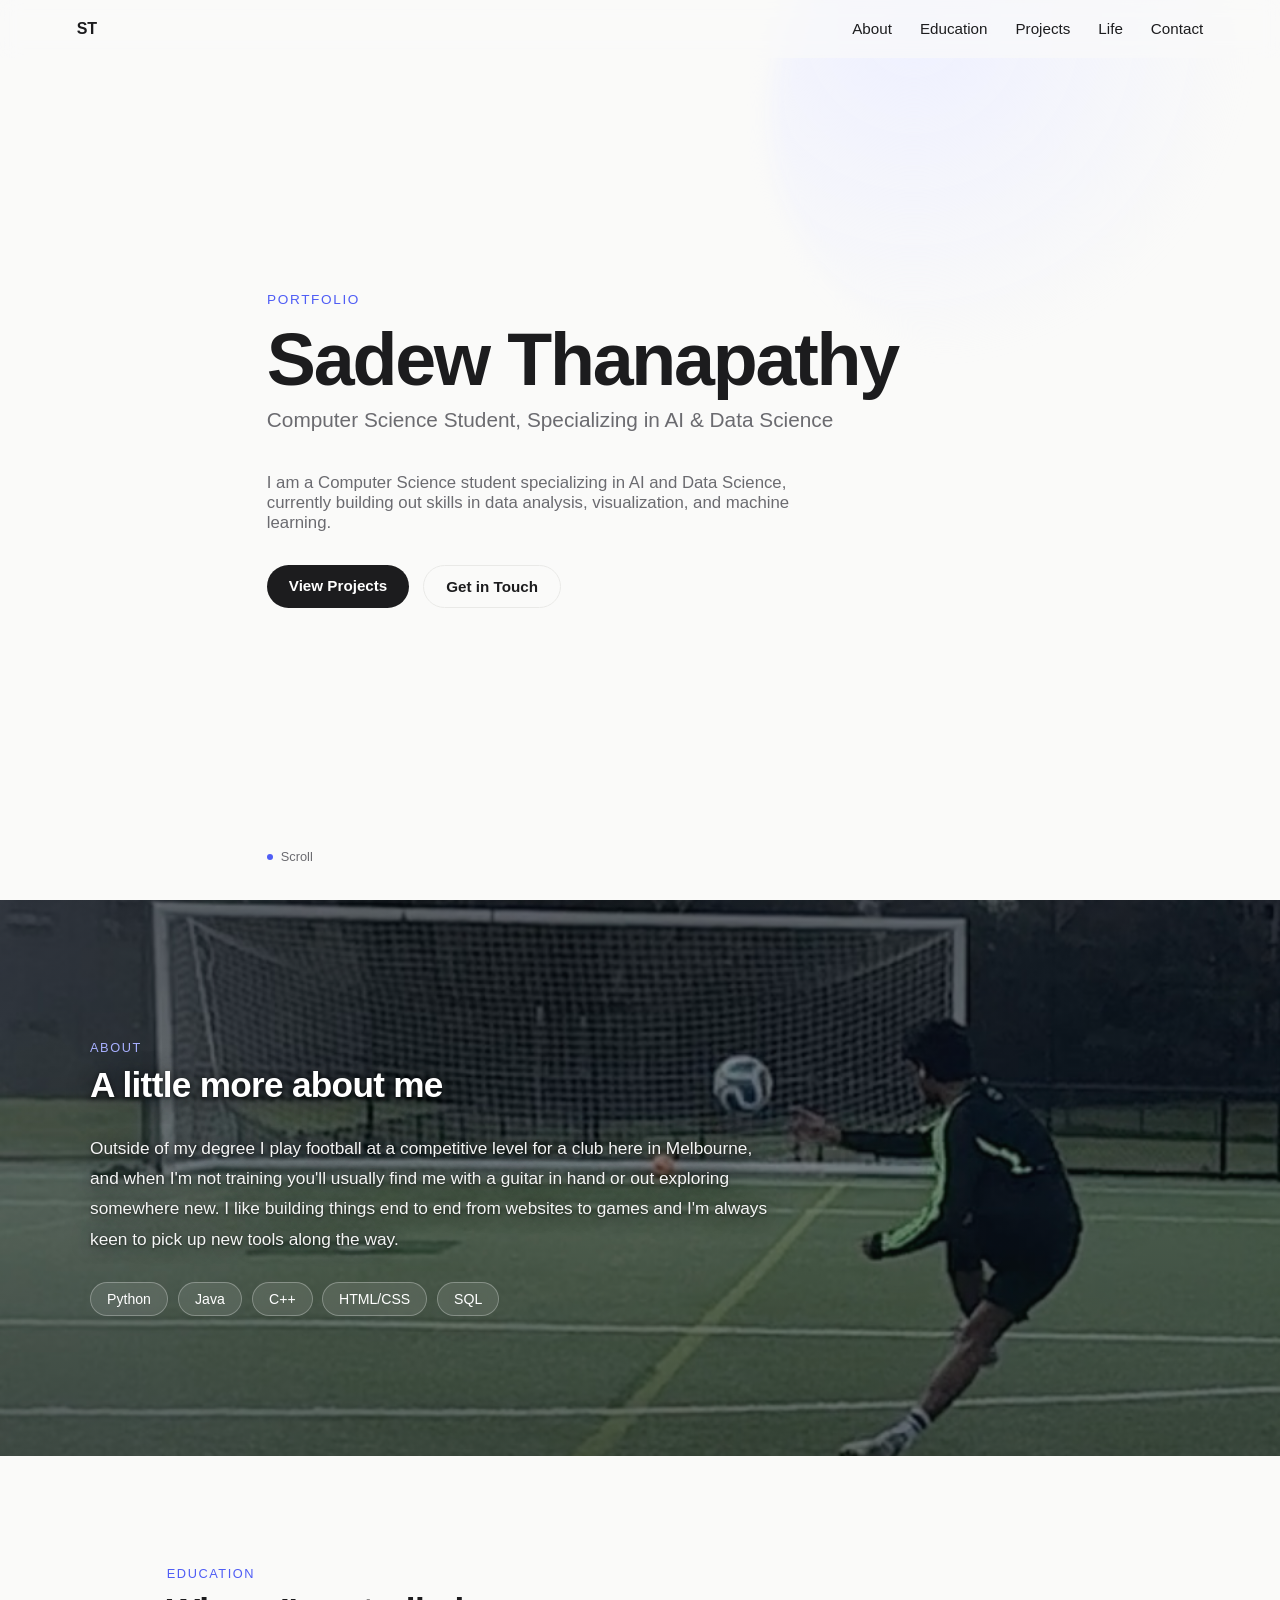
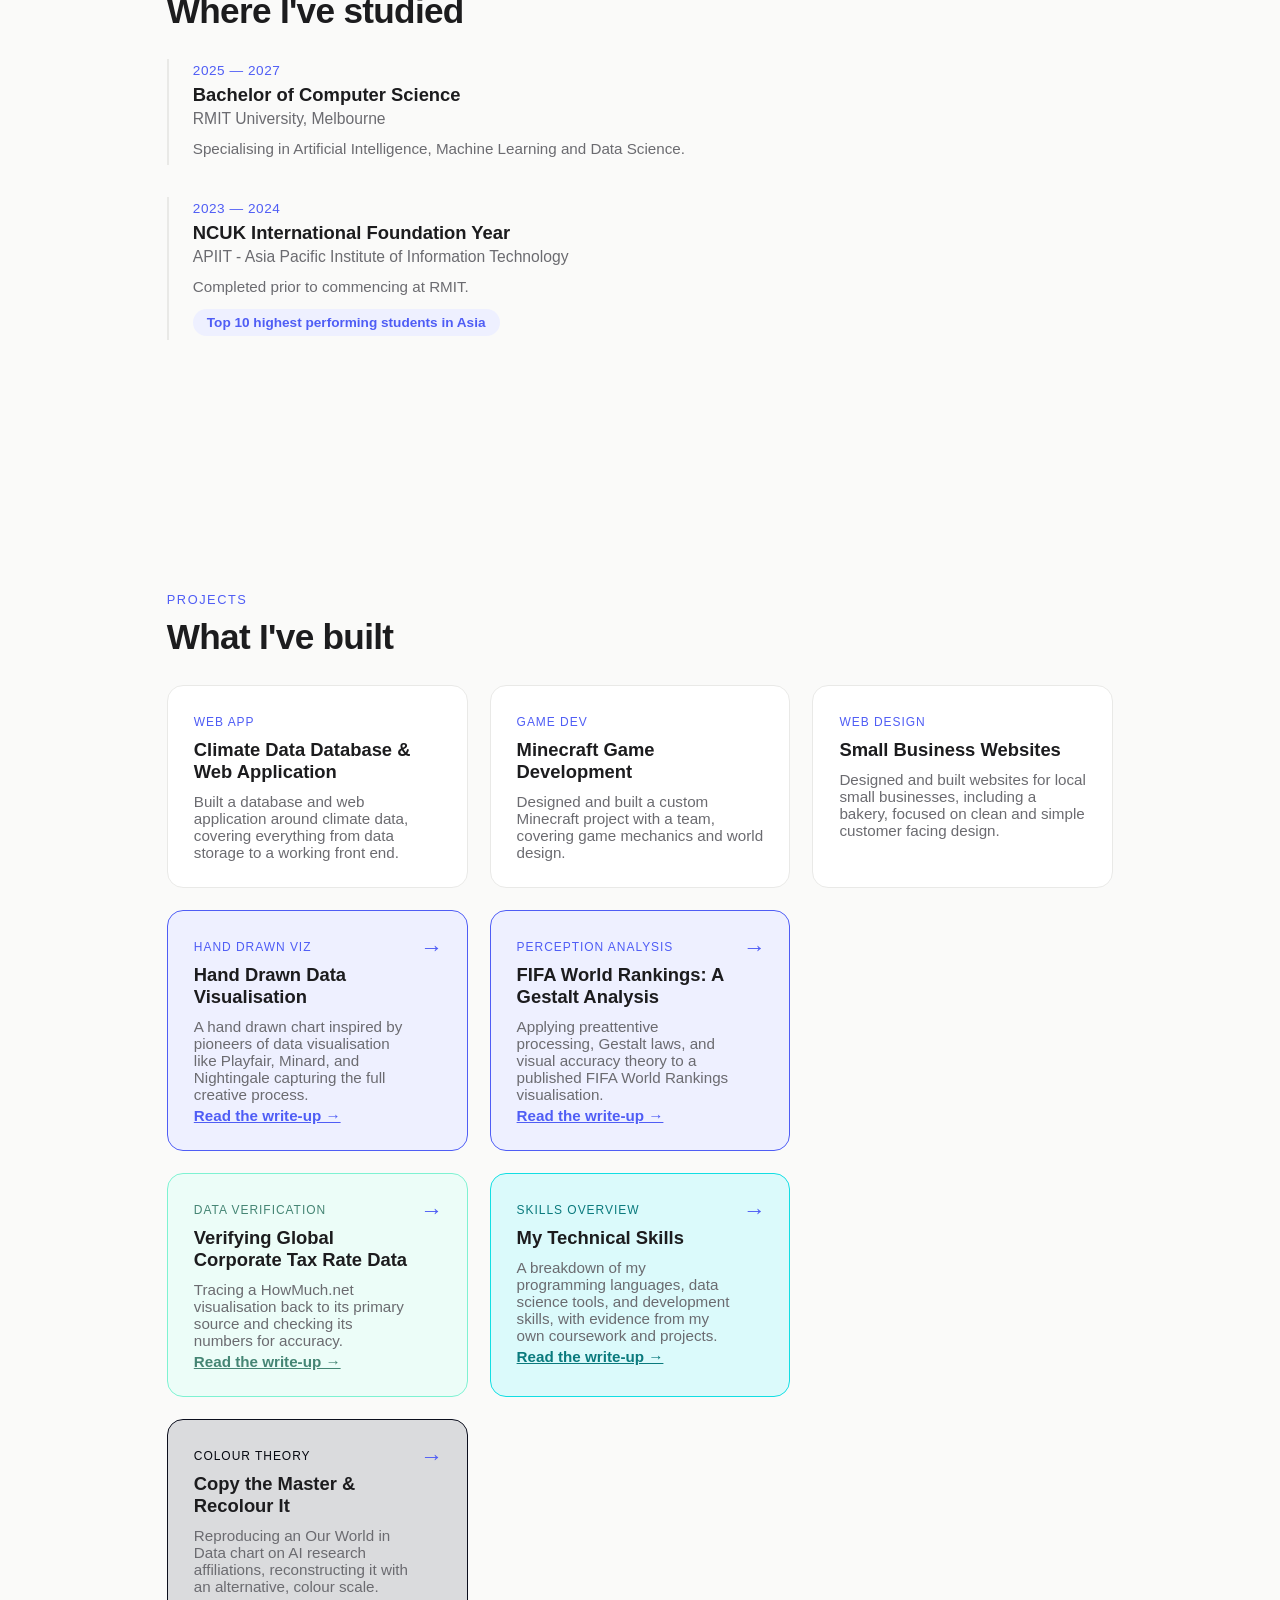
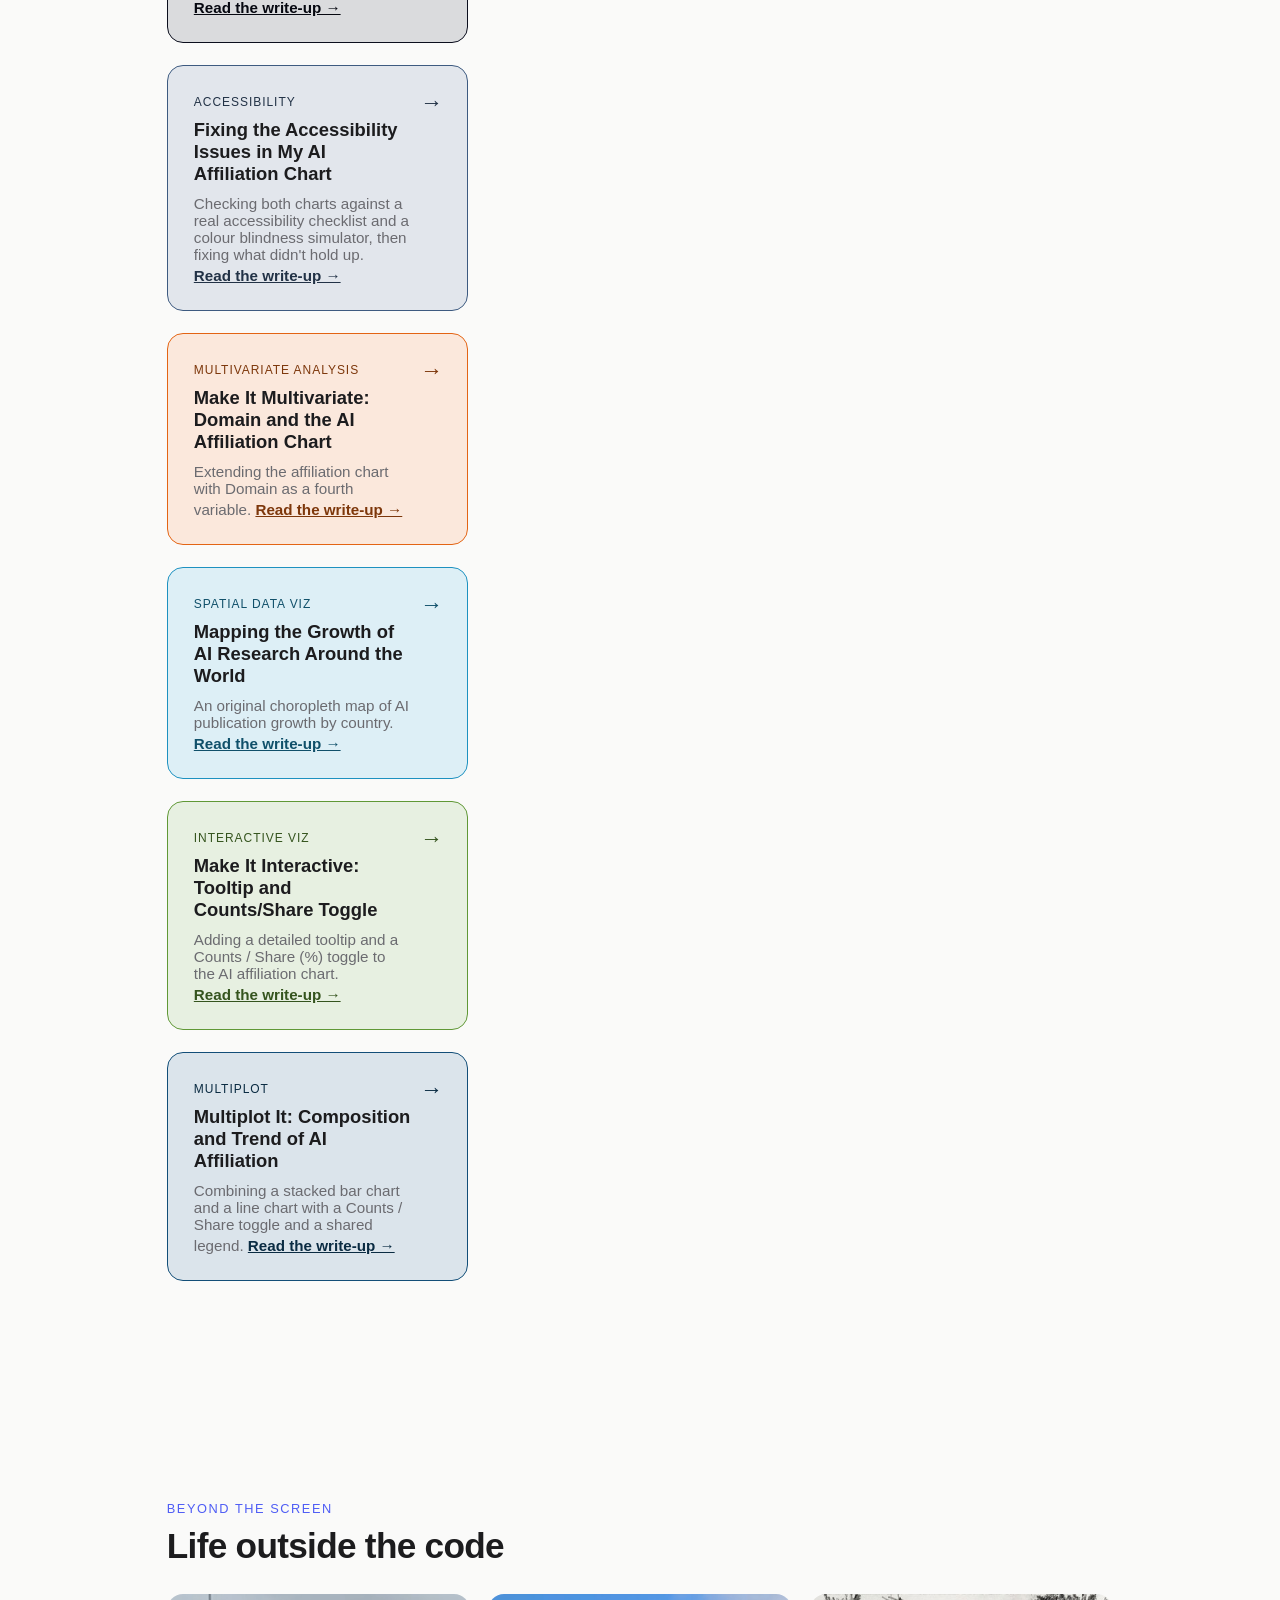
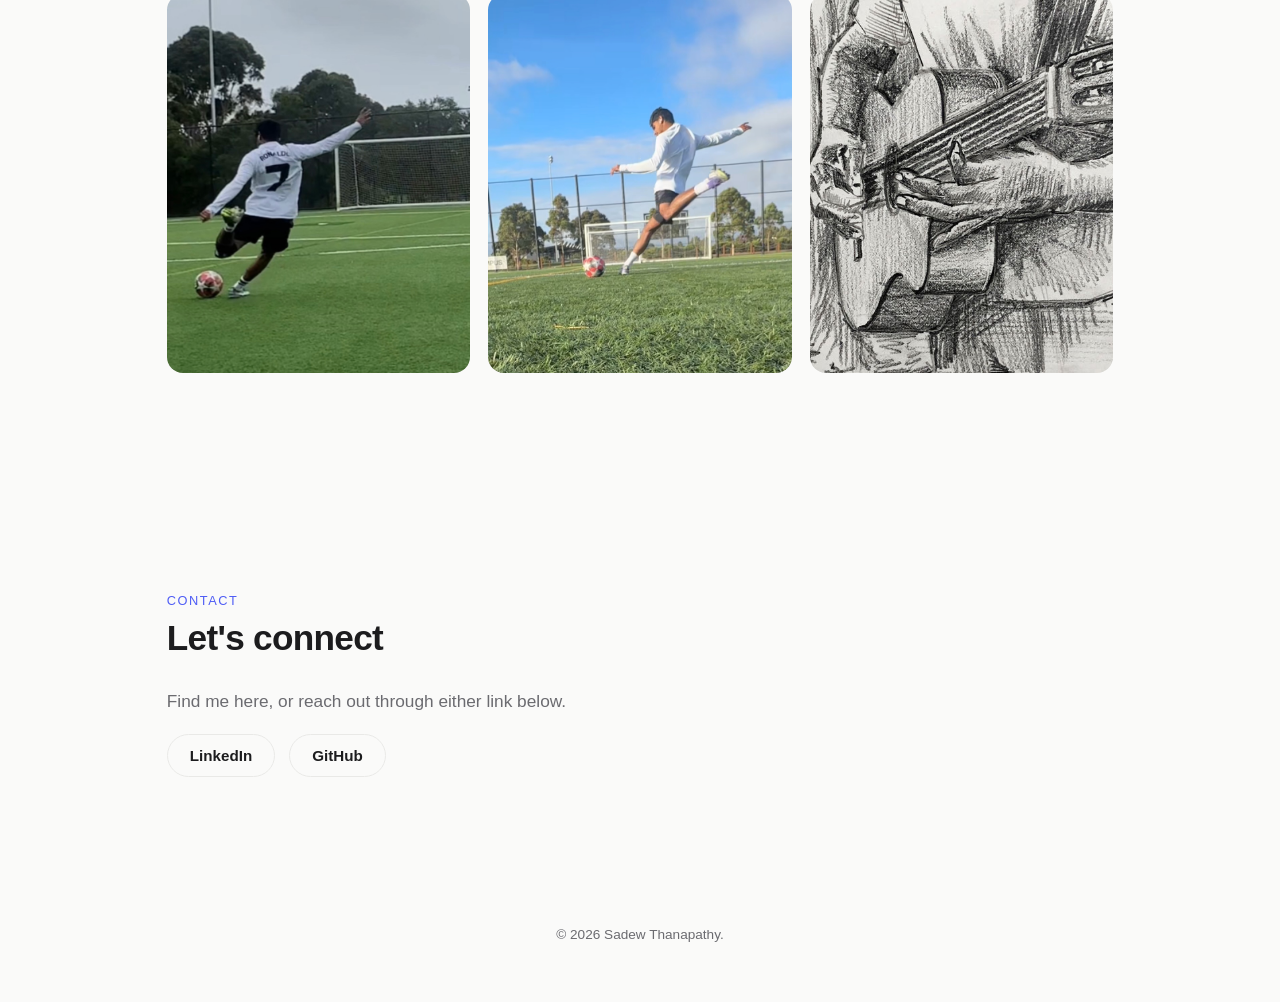
<file: index.html>
<!DOCTYPE html>
<html lang="en">
<head>
<meta charset="UTF-8">
<meta name="viewport" content="width=device-width, initial-scale=1.0">
<title>Sadew Thanapathy</title>
<link rel="stylesheet" href="styles.css">
</head>
<body>

<!-- Nav bar: fixed top nav, script.js adds "scrolled" class past 20px scroll -->
<nav id="nav">
  <div class="logo">ST</div>
  <ul>
    <li><a href="#about">About</a></li>
    <li><a href="#education">Education</a></li>
    <li><a href="#projects">Projects</a></li>
    <li><a href="#life">Life</a></li>
    <li><a href="#contact">Contact</a></li>
  </ul>
</nav>

<!-- Hero: full height intro, each one fades up with a staggered delay -->
<section class="hero">
  <!-- Decorative blurred circle -->
  <div class="blob"></div>
  <div class="eyebrow">Portfolio</div>
  <h1>Sadew Thanapathy</h1>
  <p class="role">Computer Science Student, Specializing in AI & Data Science</p>
  <p class="bio">
    I am a Computer Science student specializing in AI and Data Science,
    currently building out skills in data analysis, visualization, and
    machine learning.
  </p>
  <div class="cta">
    <a href="#projects" class="btn primary">View Projects</a>
    <a href="#contact" class="btn ghost">Get in Touch</a>
  </div>
  <div class="scroll-cue"><span class="dot"></span> Scroll</div>
</section>

<!-- About: video background, muted/looped, only plays while on screen -->
<section id="about" class="about-video">
  <video id="aboutVideo" muted loop playsinline preload="metadata" poster="media/about-poster.jpg">
    <source src="media/about-cover.mp4" type="video/mp4">
  </video>
  <!-- .reveal fades in via IntersectionObserver in script.js -->
  <div class="inner reveal">
    <div class="section-label">About</div>
    <h2>A little more about me</h2>
    <p class="about-text">
      Outside of my degree I play football at a competitive level for a club
      here in Melbourne, and when I'm not training you'll usually find me with
      a guitar in hand or out exploring somewhere new. I like building things
      end to end from websites to games and I'm always keen to pick up new
      tools along the way.
    </p>
    <div class="skills">
      <span class="skill">Python</span>
      <span class="skill">Java</span>
      <span class="skill">C++</span>
      <span class="skill">HTML/CSS</span>
      <span class="skill">SQL</span>
    </div>
  </div>
</section>

<!-- Education: timeline entries -->
<section id="education">
  <div class="reveal">
    <div class="section-label">Education</div>
    <h2>Where I've studied</h2>

    <div class="edu-item">
      <div class="years">2025 — 2027</div>
      <h3>Bachelor of Computer Science</h3>
      <p class="place">RMIT University, Melbourne</p>
      <p class="detail">Specialising in Artificial Intelligence, Machine Learning and Data Science.</p>
    </div>

    <div class="edu-item">
      <div class="years">2023 — 2024</div>
      <h3>NCUK International Foundation Year</h3>
      <p class="place">APIIT - Asia Pacific Institute of Information Technology</p>
      <p class="detail">Completed prior to commencing at RMIT.</p>
      <span class="award">Top 10 highest performing students in Asia</span>
    </div>
  </div>
</section>

<!-- Projects: static cards + clickable "featured" cards linking to write ups -->
<section id="projects">
  <div class="reveal">
    <div class="section-label">Projects</div>
    <h2>What I've built</h2>
    <div class="projects-grid">

      <div class="card">
        <span class="tag">Web App</span>
        <h3>Climate Data Database & Web Application</h3>
        <p>Built a database and web application around climate data, covering everything from data storage to a working front end.</p>
      </div>

      <div class="card">
        <span class="tag">Game Dev</span>
        <h3>Minecraft Game Development</h3>
        <p>Designed and built a custom Minecraft project with a team, covering game mechanics and world design.</p>
      </div>

      <div class="card">
        <span class="tag">Web Design</span>
        <h3>Small Business Websites</h3>
        <p>Designed and built websites for local small businesses, including a bakery, focused on clean and simple customer facing design.</p>
      </div>

      <!-- Whole card made the link, not just the title -->
      <a class="card featured" href="week-in-my-life.html">
        <span class="tag">Hand Drawn Viz</span>
        <h3>Hand Drawn Data Visualisation</h3>
        <p>A hand drawn chart inspired by pioneers of data visualisation like Playfair, Minard, and Nightingale capturing the full creative process. <span class="card-link">Read the write-up →</span></p>
      </a>

      <a class="card featured" href="gestalt-exercise.html">
        <span class="tag">Perception Analysis</span>
        <h3>FIFA World Rankings: A Gestalt Analysis</h3>
        <p>Applying preattentive processing, Gestalt laws, and visual accuracy theory to a published FIFA World Rankings visualisation. <span class="card-link">Read the write-up →</span></p>
      </a>

      <a class="card featured standalone tax-accent" href="tax_verification.html">
        <span class="tag">Data Verification</span>
        <h3>Verifying Global Corporate Tax Rate Data</h3>
        <p>Tracing a HowMuch.net visualisation back to its primary source and checking its numbers for accuracy. <span class="card-link">Read the write-up →</span></p>
      </a>

      <a class="card featured skills-accent" href="technical-skills.html">
      <span class="tag">Skills Overview</span>
      <h3>My Technical Skills</h3>
      <p>A breakdown of my programming languages, data science tools, and development skills, with evidence from my own coursework and projects. <span class="card-link">Read the write-up →</span></p>
    </a>

      <a class="card featured standalone colour-accent" href="affiliation-colour-study.html">
      <span class="tag">Colour Theory</span>
      <h3>Copy the Master & Recolour It</h3>
      <p>Reproducing an Our World in Data chart on AI research affiliations, reconstructing it with an alternative, colour scale. <span class="card-link">Read the write-up →</span></p>
    </a>

    <a class="card featured standalone access-accent" href="affiliation-accessibility-review.html">
    <span class="tag">Accessibility</span>
    <h3>Fixing the Accessibility Issues in My AI Affiliation Chart</h3>
    <p>Checking both charts against a real accessibility checklist and a colour blindness simulator, then fixing what didn't hold up. <span class="card-link">Read the write-up →</span></p>
    </a>

    <a class="card featured standalone multivariate-accent" href="affiliation-multivariate.html">
    <span class="tag">Multivariate Analysis</span>
    <h3>Make It Multivariate: Domain and the AI Affiliation Chart</h3>
    <p>Extending the affiliation chart with Domain as a fourth variable. <span class="card-link">Read the write-up →</span></p>
    </a>

    <a class="card featured standalone map-accent" href="ai-research-growth-map.html">
    <span class="tag">Spatial Data Viz</span>
    <h3>Mapping the Growth of AI Research Around the World</h3>
    <p>An original choropleth map of AI publication growth by country. <span class="card-link">Read the write-up →</span></p>
    </a>

    <a class="card featured standalone interactive-accent" href="affiliation-interactive.html">
    <span class="tag">Interactive Viz</span>
    <h3>Make It Interactive: Tooltip and Counts/Share Toggle</h3>
    <p>Adding a detailed tooltip and a Counts / Share (%) toggle to the AI affiliation chart. <span class="card-link">Read the write-up →</span></p>
    </a>

    <a class="card featured standalone multiplot-accent" href="affiliation-multiplot.html">
    <span class="tag">Multiplot</span>
    <h3>Multiplot It: Composition and Trend of AI Affiliation</h3>
    <p>Combining a stacked bar chart and a line chart with a Counts / Share toggle and a shared legend. <span class="card-link">Read the write-up →</span></p>
    </a>

    </div>
  </div>
</section>

<!-- Life: photo gallery, captions fade in on hover -->
<section id="life">
  <div class="reveal">
    <div class="section-label">Beyond the screen</div>
    <h2>Life outside the code</h2>
    <div class="gallery">
      <div class="photo">
        <img src="media/football-1.jpg" alt="Playing football">
        <div class="caption">On the pitch</div>
      </div>
      <div class="photo">
        <img src="media/football-2.jpg" alt="Playing football">
        <div class="caption">Match day</div>
      </div>
      <div class="photo">
        <img src="media/guitar.jpg" alt="Playing guitar">
        <div class="caption">Six strings</div>
      </div>
    </div>
  </div>
</section>

<!-- Contact -->
<section id="contact">
  <div class="reveal">
    <div class="section-label">Contact</div>
    <h2>Let's connect</h2>
    <p class="about-text">Find me here, or reach out through either link below.</p>
    <div class="contact-links">
      <a href="https://www.linkedin.com/in/sadew-thanapathy" target="_blank" rel="noopener">LinkedIn</a>
      <a href="https://github.com/SadewCThanapathy" target="_blank" rel="noopener">GitHub</a>
    </div>
  </div>
</section>

<!-- Footer: #year filled in by script.js -->
<footer>
  © <span id="year"></span> Sadew Thanapathy.
</footer>

<script src="script.js"></script>

</body>
</html>
</file>
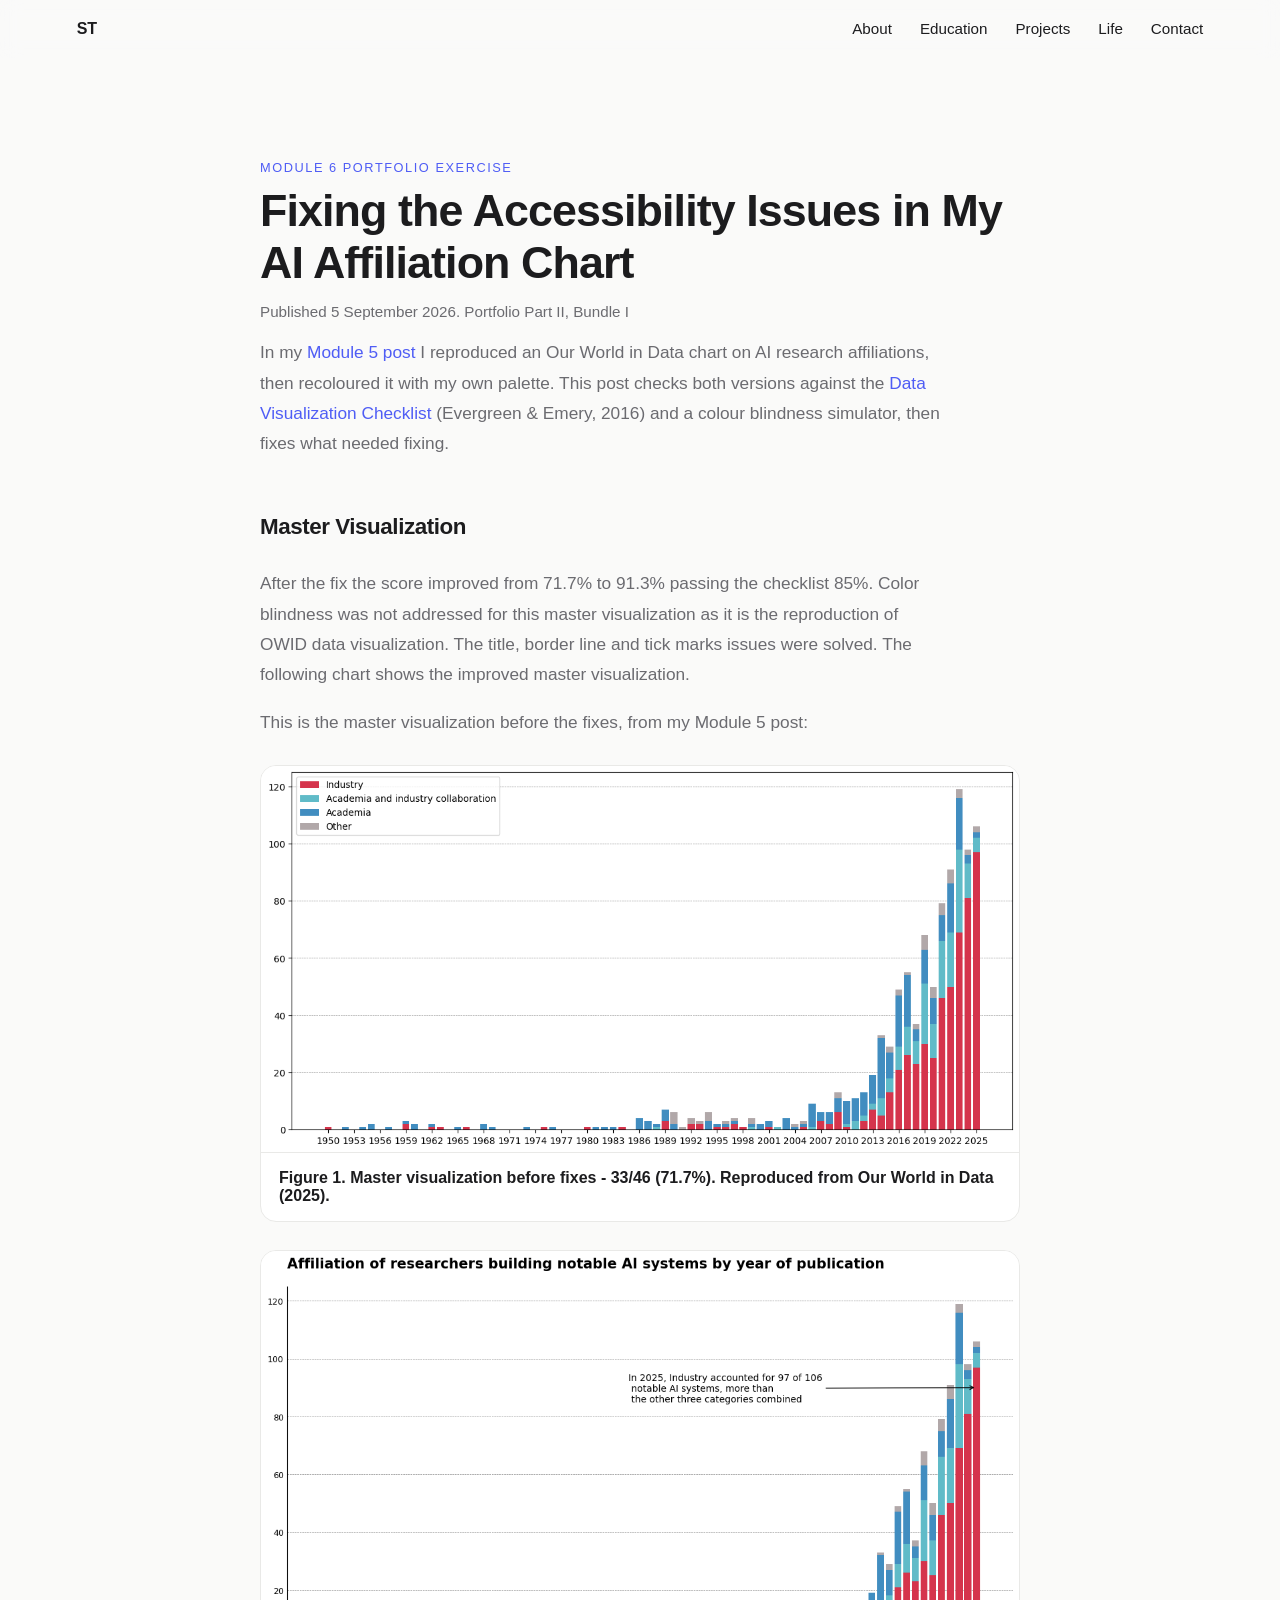
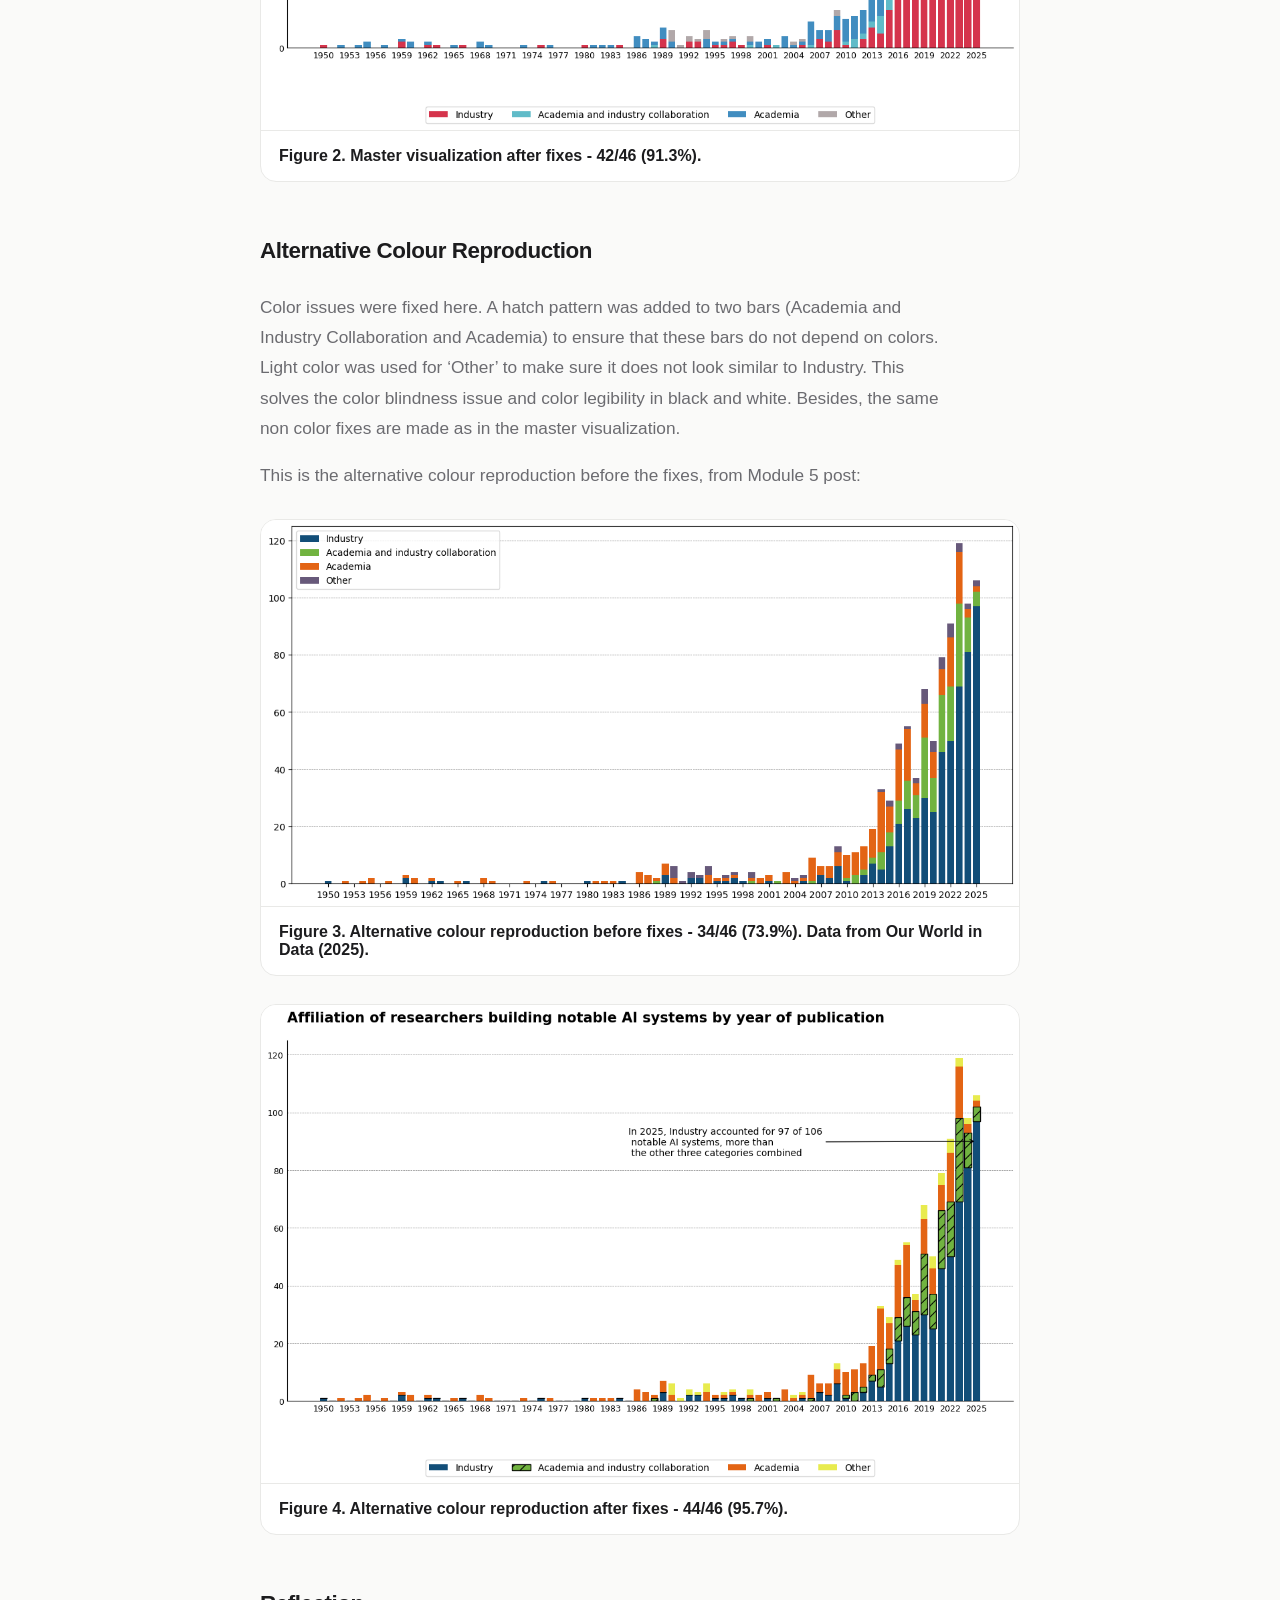
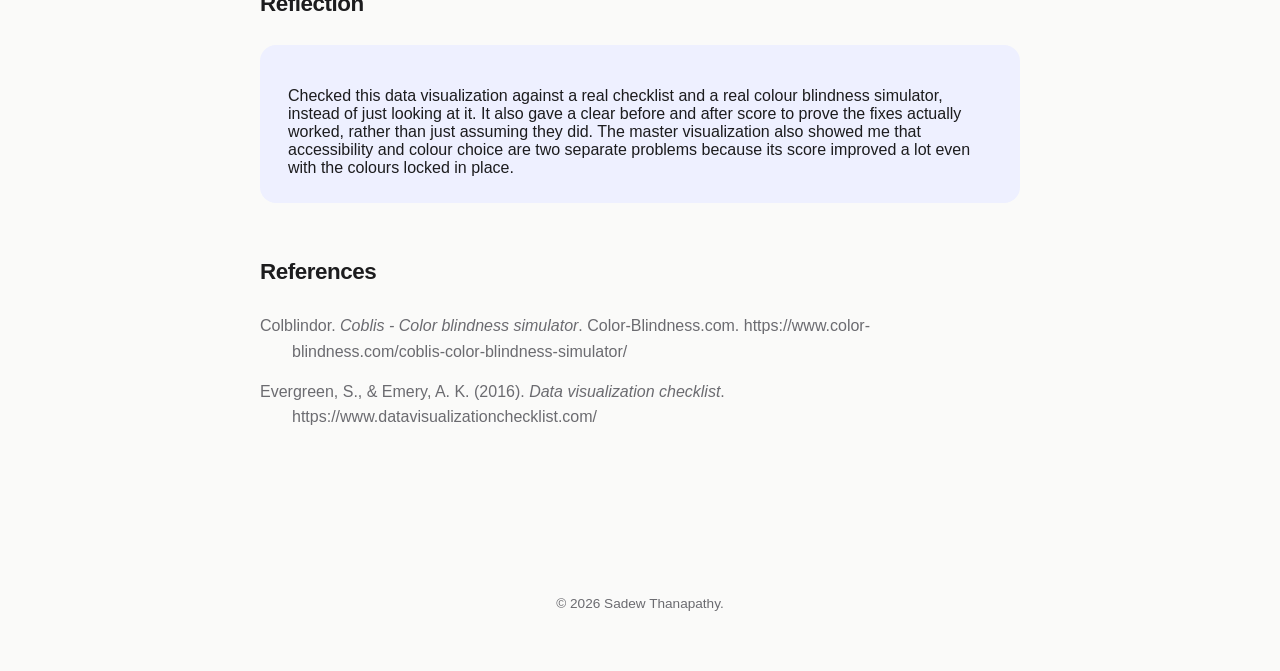
<file: affiliation-accessibility-review.html>
<!DOCTYPE html>
<html lang="en">
<head>
<meta charset="UTF-8">
<meta name="viewport" content="width=device-width, initial-scale=1.0">
<title>Fixing the Accessibility Issues in My AI Affiliation Chart — Sadew Thanapathy</title>
<link rel="stylesheet" href="styles.css">
</head>
<body>

<nav id="nav">
  <div class="logo"><a href="index.html" style="color:inherit;">ST</a></div>
  <ul>
    <li><a href="index.html#about">About</a></li>
    <li><a href="index.html#education">Education</a></li>
    <li><a href="index.html#projects">Projects</a></li>
    <li><a href="index.html#life">Life</a></li>
    <li><a href="index.html#contact">Contact</a></li>
  </ul>
</nav>

<section style="padding-top: 160px;">
  <div class="post-header">
    <div class="section-label">Module 6 Portfolio Exercise</div>
    <h1 class="post-title">Fixing the Accessibility Issues in My AI Affiliation Chart</h1>
    <p class="post-meta">Published 5 September 2026. Portfolio Part II, Bundle I</p>
  </div>

  <div class="post-body">

    <p class="about-text">
      In my <a href="affiliation-colour-study.html">Module 5 post</a> I reproduced an
      Our World in Data chart on AI research affiliations, then recoloured it with my
      own palette. This post checks both versions against the
      <a href="https://www.datavisualizationchecklist.com/" target="_blank" rel="noopener">Data Visualization Checklist</a>
      (Evergreen & Emery, 2016) and a colour blindness simulator, then fixes what needed fixing.
    </p>

    <h2>Master Visualization</h2>
    <p class="about-text">
      After the fix the score improved from 71.7% to 91.3% passing
      the checklist 85%. Color blindness was not addressed for this master visualization
      as it is the reproduction of OWID data visualization.
      The title, border line and tick marks issues were solved.
      The following chart shows the improved master visualization.
    </p>

    <p class="about-text">
      This is the master visualization before the fixes, from my Module 5 post:
    </p>
    <figure class="final-figure">
      <img src="media/module5/master visualization.jpg" alt="Master visualization before fixes, reproduced from the Our World in Data chart">
      <figcaption>Figure 1. Master visualization before fixes - 33/46 (71.7%). Reproduced from Our World in Data (2025).</figcaption>
    </figure>

    <figure class="final-figure">
      <img src="media/module6/master_visualization_improved.png" alt="Master visualization after fixes, showing a title, an annotation, and no border">
      <figcaption>Figure 2. Master visualization after fixes - 42/46 (91.3%).</figcaption>
    </figure>

    <h2>Alternative Colour Reproduction</h2>
    <p class="about-text">
      Color issues were fixed here. A hatch pattern was added to two bars
      (Academia and Industry Collaboration and Academia) to ensure that these bars
      do not depend on colors. Light color was used for ‘Other’ to make sure it
      does not look similar to Industry. This solves the color blindness issue
      and color legibility in black and white. Besides, the same non color fixes
      are made as in the master visualization.
    </p>

    <p class="about-text">
      This is the alternative colour reproduction before the fixes, from Module 5 post:
    </p>
    <figure class="final-figure">
      <img src="media/module5/alternative color master visualization.jpg" alt="Alternative colour reproduction before fixes, using the original custom palette">
      <figcaption>Figure 3. Alternative colour reproduction before fixes - 34/46 (73.9%). Data from Our World in Data (2025).</figcaption>
    </figure>

    <figure class="final-figure">
      <img src="media/module6/alternative_color_reproduction_imrpoved.png" alt="Alternative colour reproduction after fixes, showing hatch patterns and a lighter Other colour">
      <figcaption>Figure 4. Alternative colour reproduction after fixes - 44/46 (95.7%).</figcaption>
    </figure>

    <h2>Reflection</h2>
    <div class="reflection-box">
      <p>
        Checked this data visualization against a real checklist and a real colour blindness simulator,
        instead of just looking at it. It also gave a clear before and after score to prove the fixes actually worked,
        rather than just assuming they did. The master visualization also showed me that
        accessibility and colour choice are two separate problems because its score improved
        a lot even with the colours locked in place.
      </p>
    </div>

    <h2>References</h2>
    <ul class="post-refs">
      <li>Colblindor. <em>Coblis - Color blindness simulator</em>. Color-Blindness.com. https://www.color-blindness.com/coblis-color-blindness-simulator/</li>
      <li>Evergreen, S., & Emery, A. K. (2016). <em>Data visualization checklist</em>. https://www.datavisualizationchecklist.com/</li>
    </ul>

  </div>
</section>

<footer>
  © <span id="year"></span> Sadew Thanapathy.
</footer>

<script src="script.js"></script>

</body>
</html>
</file>
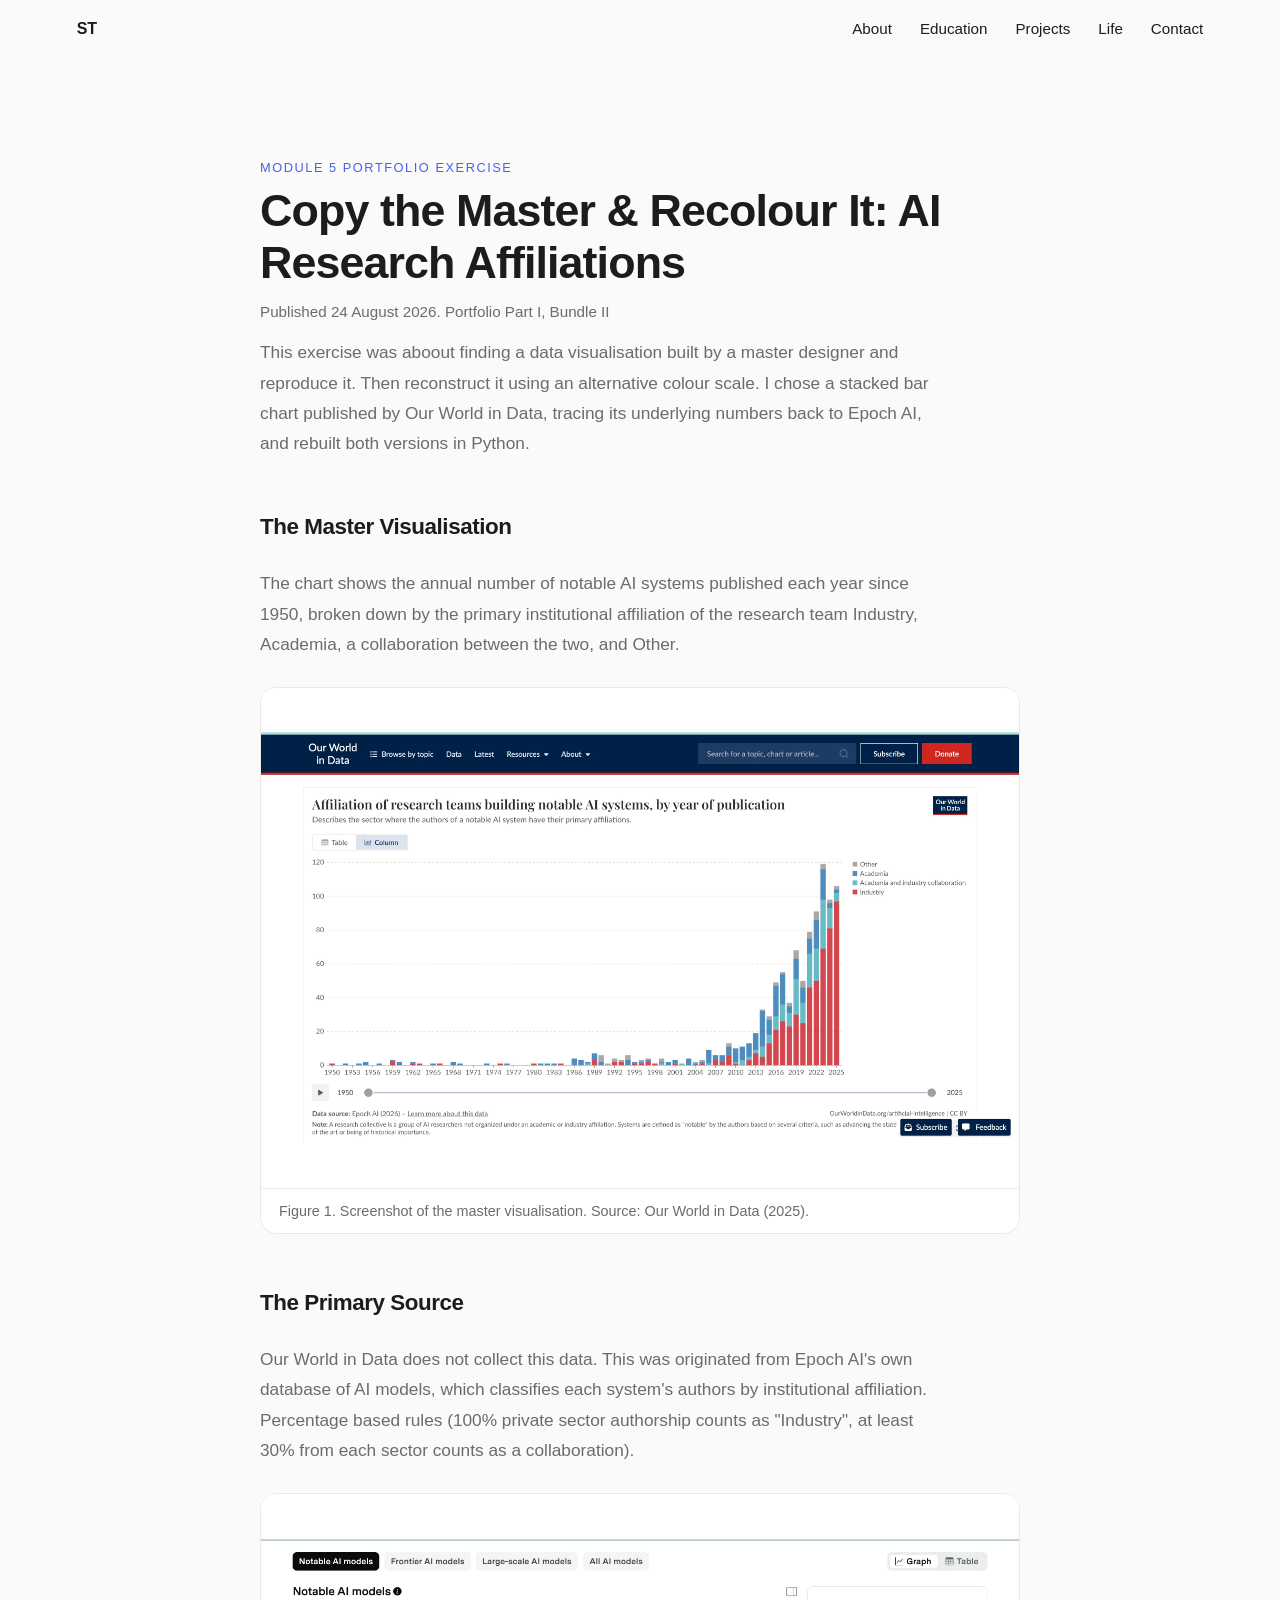
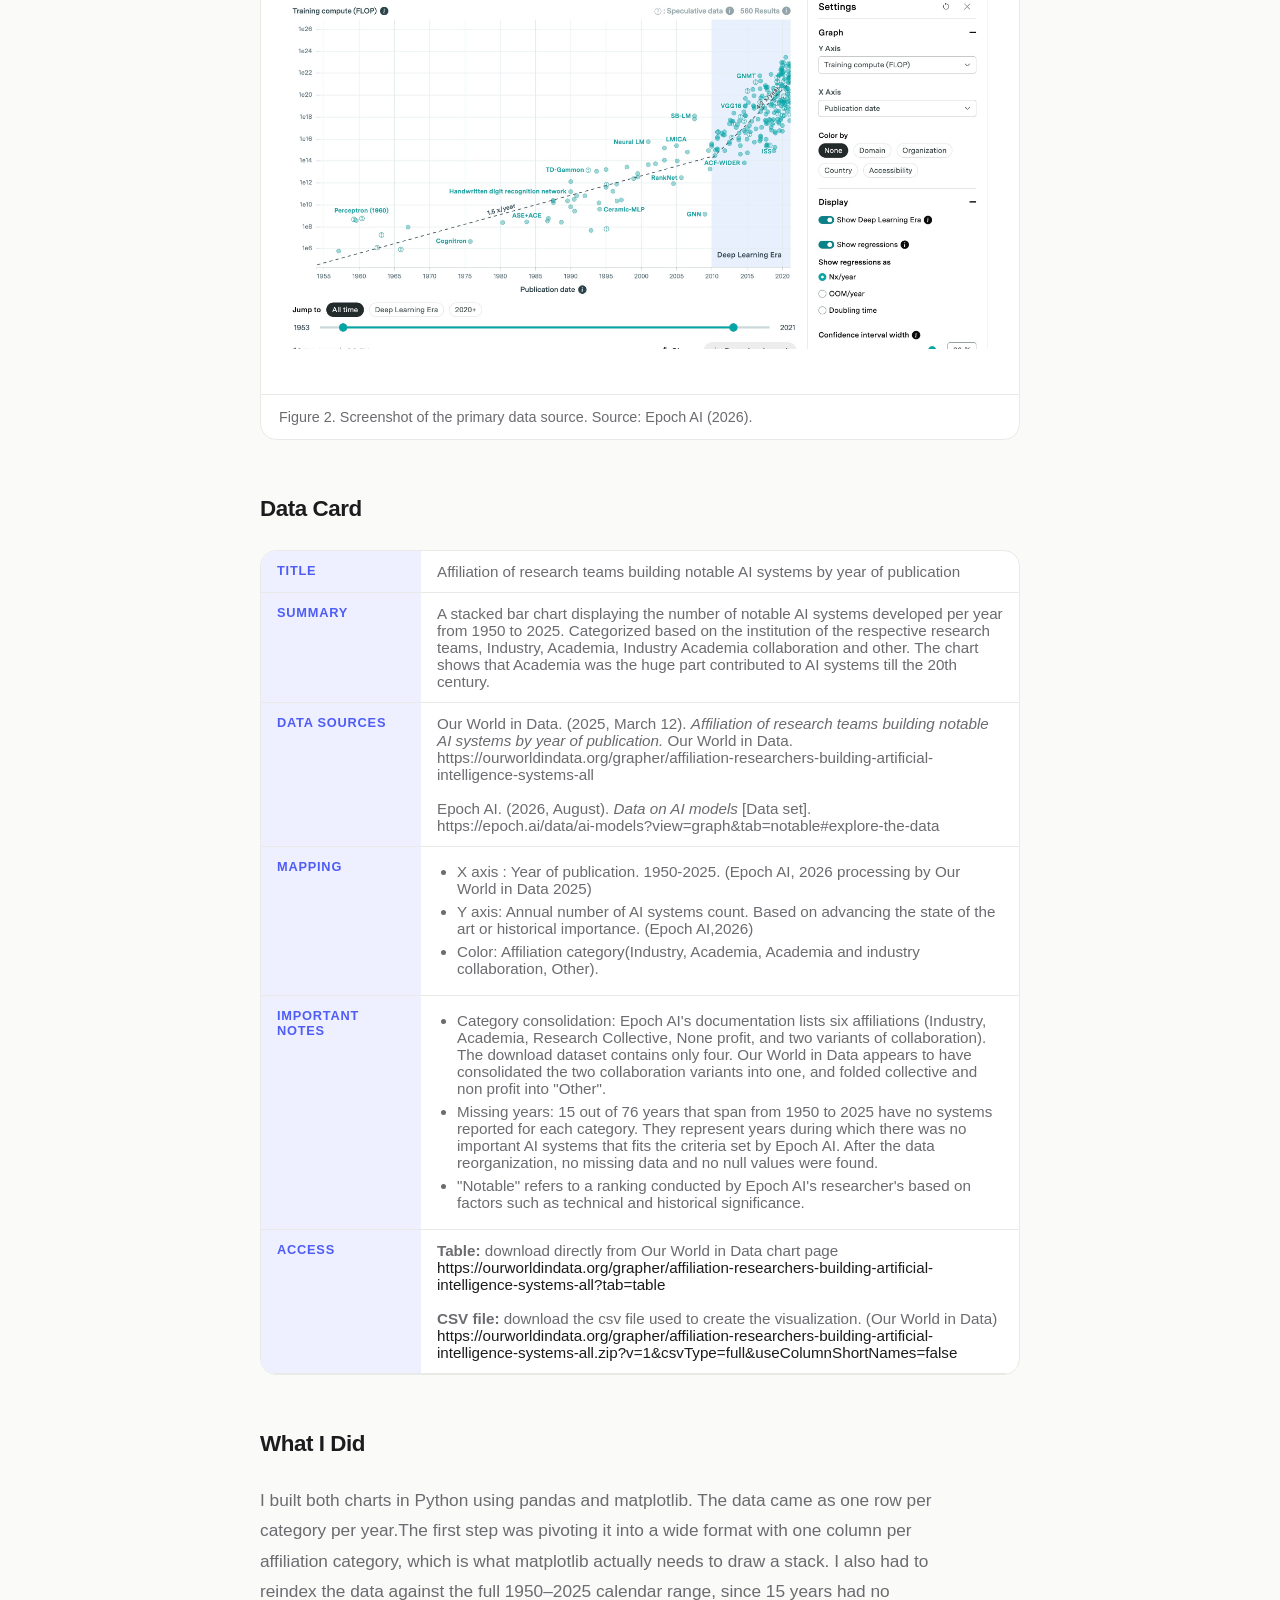
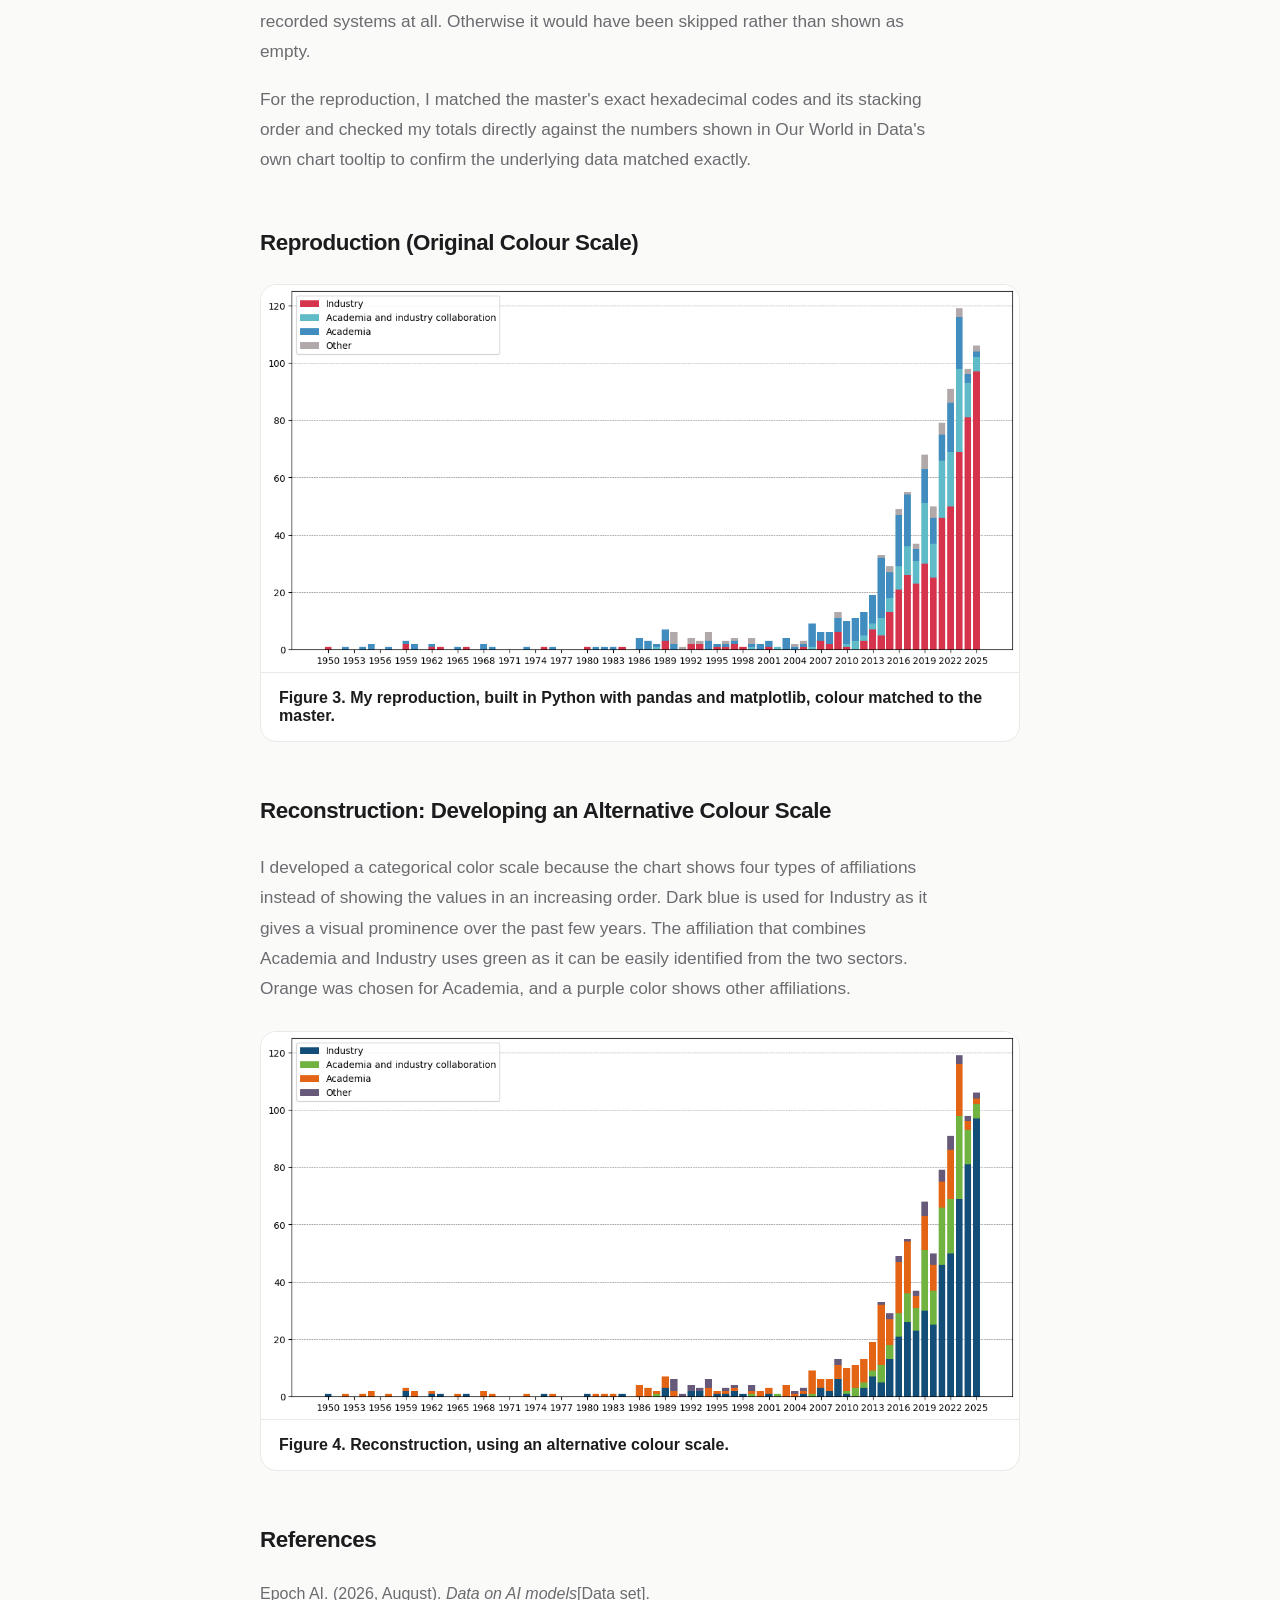
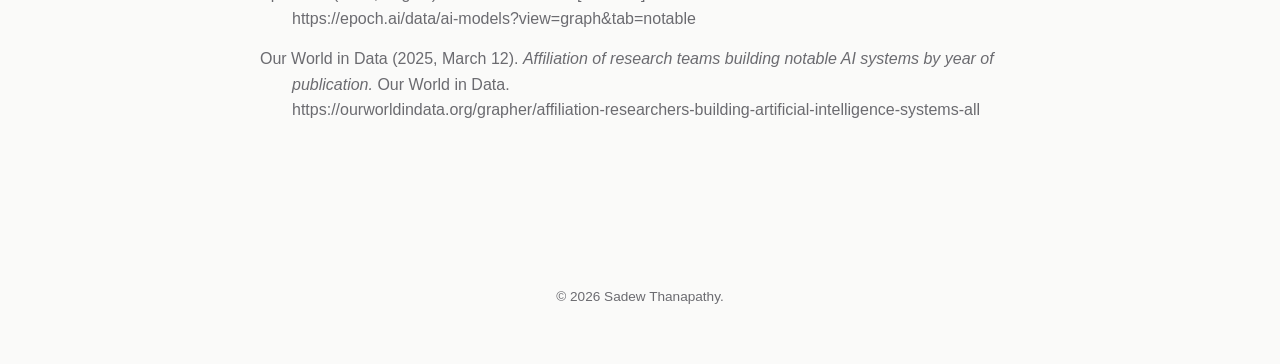
<file: affiliation-colour-study.html>
<!DOCTYPE html>
<html lang="en">
<head>
<meta charset="UTF-8">
<meta name="viewport" content="width=device-width, initial-scale=1.0">
<title>Copy the Master & Recolour It — Sadew Thanapathy</title>
<link rel="stylesheet" href="styles.css">
</head>
<body>

<nav id="nav">
  <div class="logo"><a href="index.html" style="color:inherit;">ST</a></div>
  <ul>
    <li><a href="index.html#about">About</a></li>
    <li><a href="index.html#education">Education</a></li>
    <li><a href="index.html#projects">Projects</a></li>
    <li><a href="index.html#life">Life</a></li>
    <li><a href="index.html#contact">Contact</a></li>
  </ul>
</nav>

<section style="padding-top: 160px;">
  <div class="post-header">
    <div class="section-label">Module 5 Portfolio Exercise</div>
    <h1 class="post-title">Copy the Master & Recolour It: AI Research Affiliations</h1>
    <p class="post-meta">Published 24 August 2026. Portfolio Part I, Bundle II</p>
  </div>

  <div class="post-body">

    <p class="about-text">
      This exercise was aboout finding a data visualisation built by a master designer and reproduce it.
      Then reconstruct it using an alternative colour scale. I chose a stacked bar chart published by Our World in
      Data, tracing its underlying numbers back to Epoch AI, and rebuilt both versions in Python.
    </p>

    <h2>The Master Visualisation</h2>
    <p class="about-text">
      The chart shows the annual number of notable AI systems published each year since 1950, broken
      down by the primary institutional affiliation of the research team Industry, Academia, a
      collaboration between the two, and Other.
    </p>
    <figure class="stage-figure">
      <img src="media/module5/owid-ss.jpg" alt="Screenshot of the Our World in Data chart: Affiliation of research teams building notable AI systems, by year of publication">
      <figcaption>Figure 1. Screenshot of the master visualisation. Source: Our World in Data (2025).</figcaption>
    </figure>

    <h2>The Primary Source</h2>
    <p class="about-text">
      Our World in Data does not collect this data. This was originated from Epoch
      AI's own database of AI models, which classifies each system's authors by institutional affiliation.
      Percentage based rules (100% private sector authorship counts as
      "Industry", at least 30% from each sector counts as a collaboration).
    </p>
    <figure class="stage-figure">
      <img src="media/module5/primary-ss.jpg" alt="Screenshot of Epoch AI's Notable AI Models data explorer">
      <figcaption>Figure 2. Screenshot of the primary data source. Source: Epoch AI (2026).</figcaption>
    </figure>

    <h2>Data Card</h2>
    <div class="table-wrap">
      <table class="verify-table datacard-table">
        <tbody>
          <tr>
            <th>Title</th>
            <td>Affiliation of research teams building notable AI systems by year of publication</td>
          </tr>
          <tr>
            <th>Summary</th>
            <td>A stacked bar chart displaying the number of notable AI systems 
                developed per year from 1950 to 2025. Categorized based on the institution 
                of the respective research teams, Industry, Academia, Industry Academia 
                collaboration and other. The chart shows that Academia was the huge part
                contributed to AI systems till the 20th century.  </td>
          </tr>
          <tr>
            <th>Data Sources</th>
            <td>
              Our World in Data. (2025, March 12). <em>Affiliation of research teams building notable AI
              systems by year of publication.</em> Our World in Data.<br>
              https://ourworldindata.org/grapher/affiliation-researchers-building-artificial-intelligence-systems-all
              <br><br>
              Epoch AI. (2026, August). <em>Data on AI models</em> [Data set].<br>
              https://epoch.ai/data/ai-models?view=graph&tab=notable#explore-the-data
            </td>
          </tr>
          <tr>
            <th>Mapping</th>
            <td>
              <ul>
                <li>X axis : Year of publication. 1950-2025. (Epoch AI, 2026 processing by Our World in Data 2025) </li>
                <li>Y axis: Annual number of AI systems count. Based on advancing the state of the art or historical importance. (Epoch AI,2026) </li>
                <li>Color: Affiliation category(Industry, Academia, Academia and industry collaboration, Other). </li>
              </ul>
            </td>
          </tr>
          <tr>
            <th>Important Notes</th>
            <td>
              <ul>
                <li>Category consolidation: Epoch AI's documentation lists six affiliations
                    (Industry, Academia, Research Collective, None profit, and two variants of collaboration). 
                    The download dataset contains only four. Our World in Data appears to have consolidated the 
                    two collaboration variants into one, and folded collective and non profit into "Other". </li>
                <li>Missing years: 15 out of 76 years that span from 1950 to 2025 have no systems reported 
                    for each category. They represent years during which there was no important AI systems 
                    that fits the criteria set by Epoch AI. After the data reorganization, no missing data and
                    no null values were found.  </li>
                <li>"Notable" refers to a ranking conducted by Epoch AI's researcher's based on factors such 
                    as technical and historical significance. </li>
              </ul>
            </td>
          </tr>
          <tr>
            <th>Access</th>
            <td>
              <strong>Table:</strong> download directly from Our World in Data chart page<br>
              <a href="https://ourworldindata.org/grapher/affiliation-researchers-building-artificial-intelligence-systems-all?tab=table" target="_blank" rel="noopener">https://ourworldindata.org/grapher/affiliation-researchers-building-artificial-intelligence-systems-all?tab=table</a>
              <br><br>
              <strong>CSV file:</strong> download the csv file used to create the visualization. (Our World in Data)<br>
              <a href="https://ourworldindata.org/grapher/affiliation-researchers-building-artificial-intelligence-systems-all.zip?v=1&csvType=full&useColumnShortNames=false" target="_blank" rel="noopener">https://ourworldindata.org/grapher/affiliation-researchers-building-artificial-intelligence-systems-all.zip?v=1&csvType=full&useColumnShortNames=false</a>
            </td>
          </tr>
        </tbody>
      </table>
    </div>

    <h2>What I Did</h2>
    <p class="about-text">
      I built both charts in Python using pandas and matplotlib. The data came as one row per
      category per year.The first step was pivoting it into a wide format with one column per
      affiliation category, which is what matplotlib actually needs to draw a stack. I also had to reindex
      the data against the full 1950–2025 calendar range, since 15 years had no recorded systems at all.
      Otherwise it would have been skipped rather than shown as empty.
    </p>
    <p class="about-text">
      For the reproduction, I matched the master's exact hexadecimal codes and its stacking order
      and checked my totals directly against the numbers shown in Our World in Data's own chart tooltip 
      to confirm the underlying data matched exactly.
    </p>

    <h2>Reproduction (Original Colour Scale)</h2>
    <figure class="final-figure">
      <img src="media/module5/master visualization.jpg" alt="My Python reproduction of the affiliation chart, using the master's original colour scale">
      <figcaption>Figure 3. My reproduction, built in Python with pandas and matplotlib, colour matched to the master.</figcaption>
    </figure>

    <h2>Reconstruction: Developing an Alternative Colour Scale</h2>
    <p class="about-text">
      I developed a categorical color scale because the chart shows four types of affiliations instead of
      showing the values in an increasing order. Dark blue is used for Industry as it gives a visual prominence over the past few years.
      The affiliation that combines Academia and Industry
      uses green as it can be easily identified from the two sectors. Orange was chosen for Academia,
      and a purple color shows other affiliations.
    </p>
    <figure class="final-figure">
      <img src="media/module5/alternative color master visualization.jpg" alt="My reconstruction of the affiliation chart, using an alternative colour scale">
      <figcaption>Figure 4. Reconstruction, using an alternative colour scale.</figcaption>
    </figure>

    <h2>References</h2>
    <ul class="post-refs">
      <li>Epoch AI. (2026, August). <em>Data on AI models</em>[Data set].
        <br> https://epoch.ai/data/ai-models?view=graph&tab=notable</li>
      <li>Our World in Data (2025, March 12). <em>Affiliation of research teams building notable AI
        systems by year of publication.</em> Our World in Data.<br>
        https://ourworldindata.org/grapher/affiliation-researchers-building-artificial-intelligence-systems-all</li>
    </ul>

  </div>
</section>

<footer>
  © <span id="year"></span> Sadew Thanapathy.
</footer>

<script src="script.js"></script>

</body>
</html>
</file>
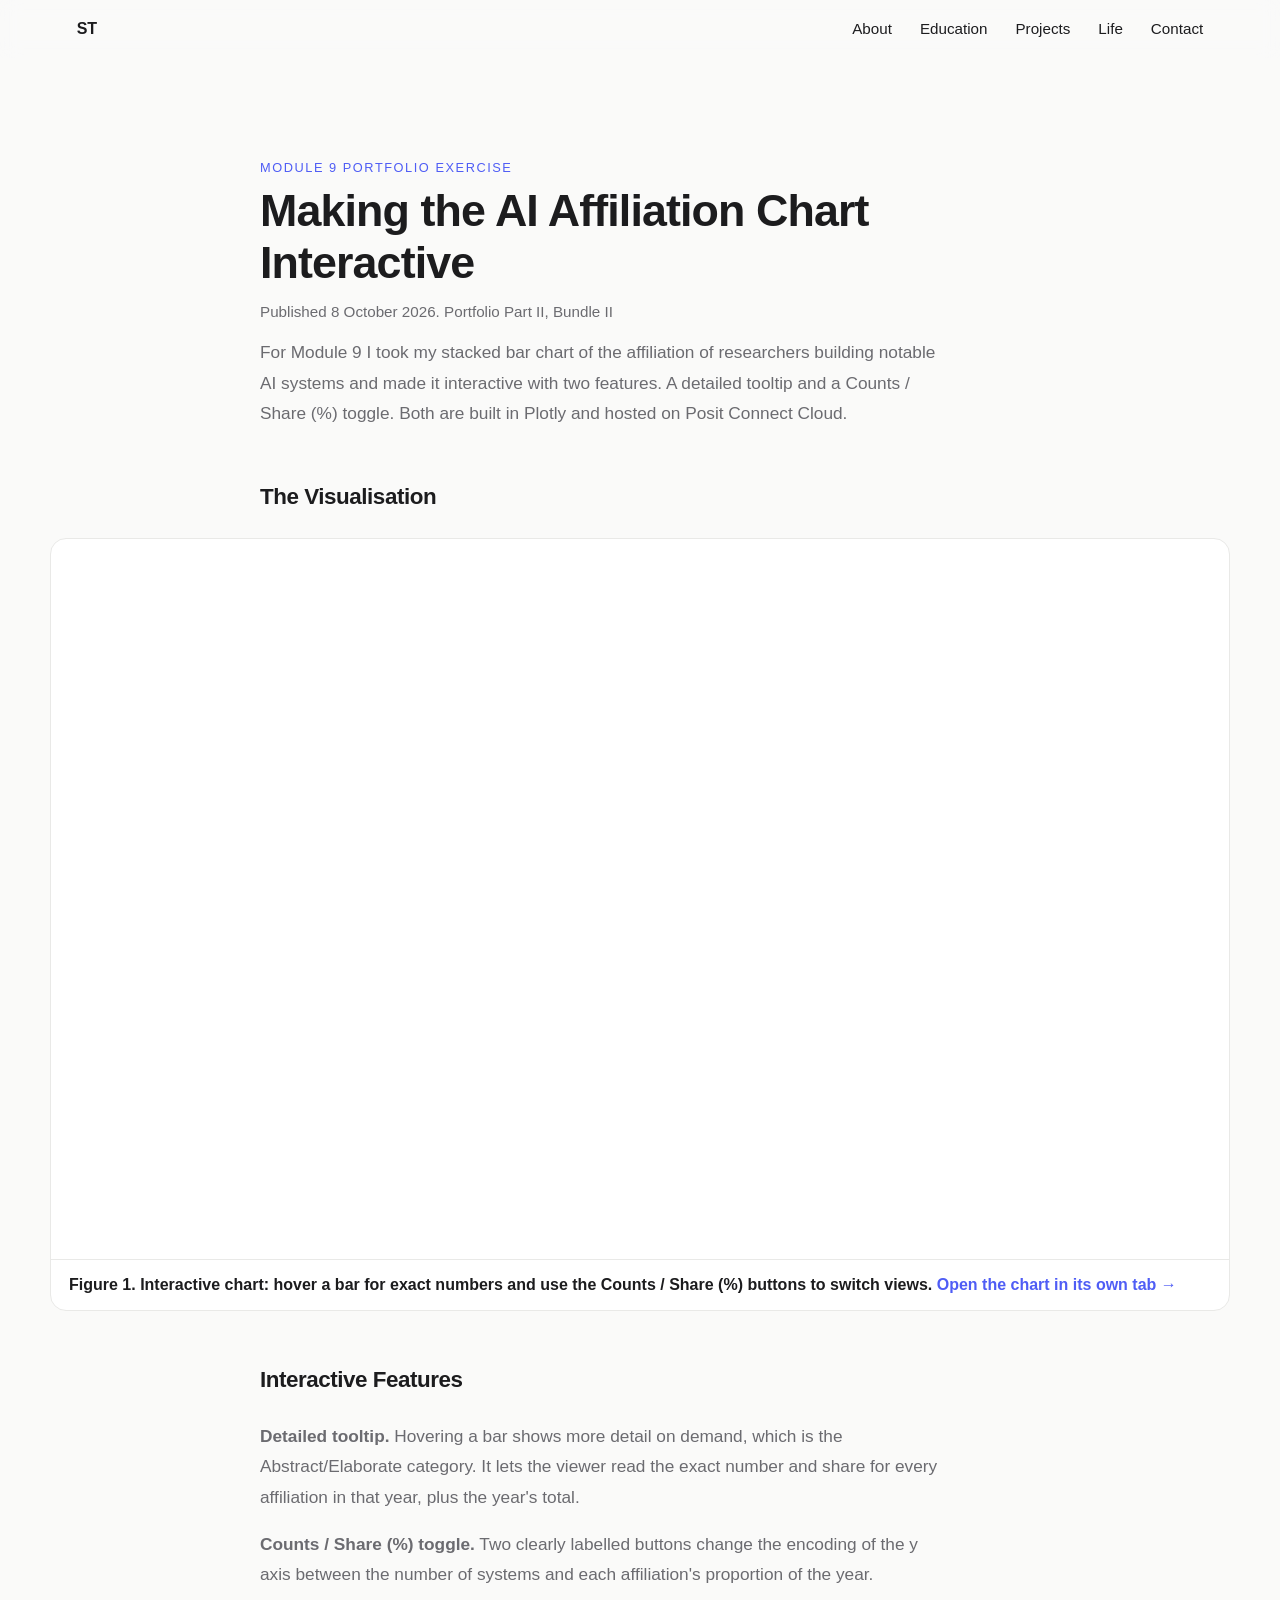
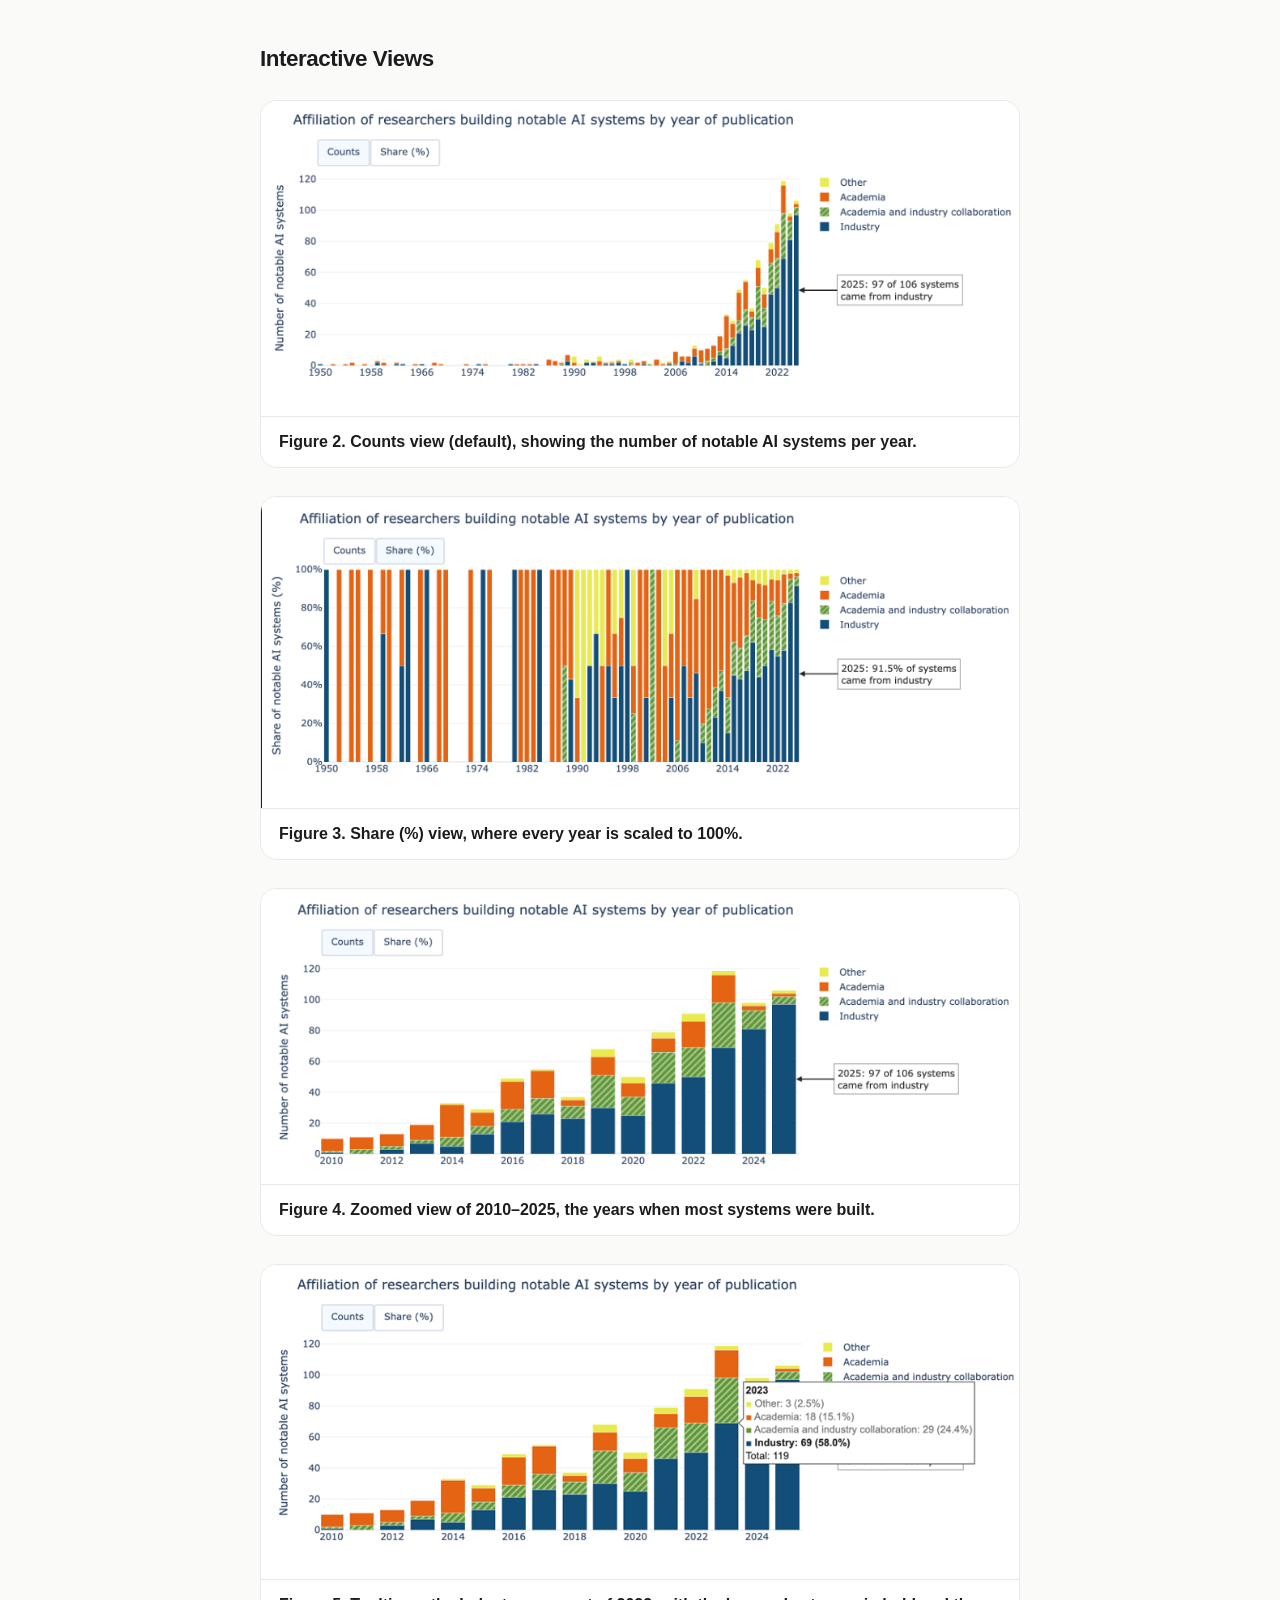
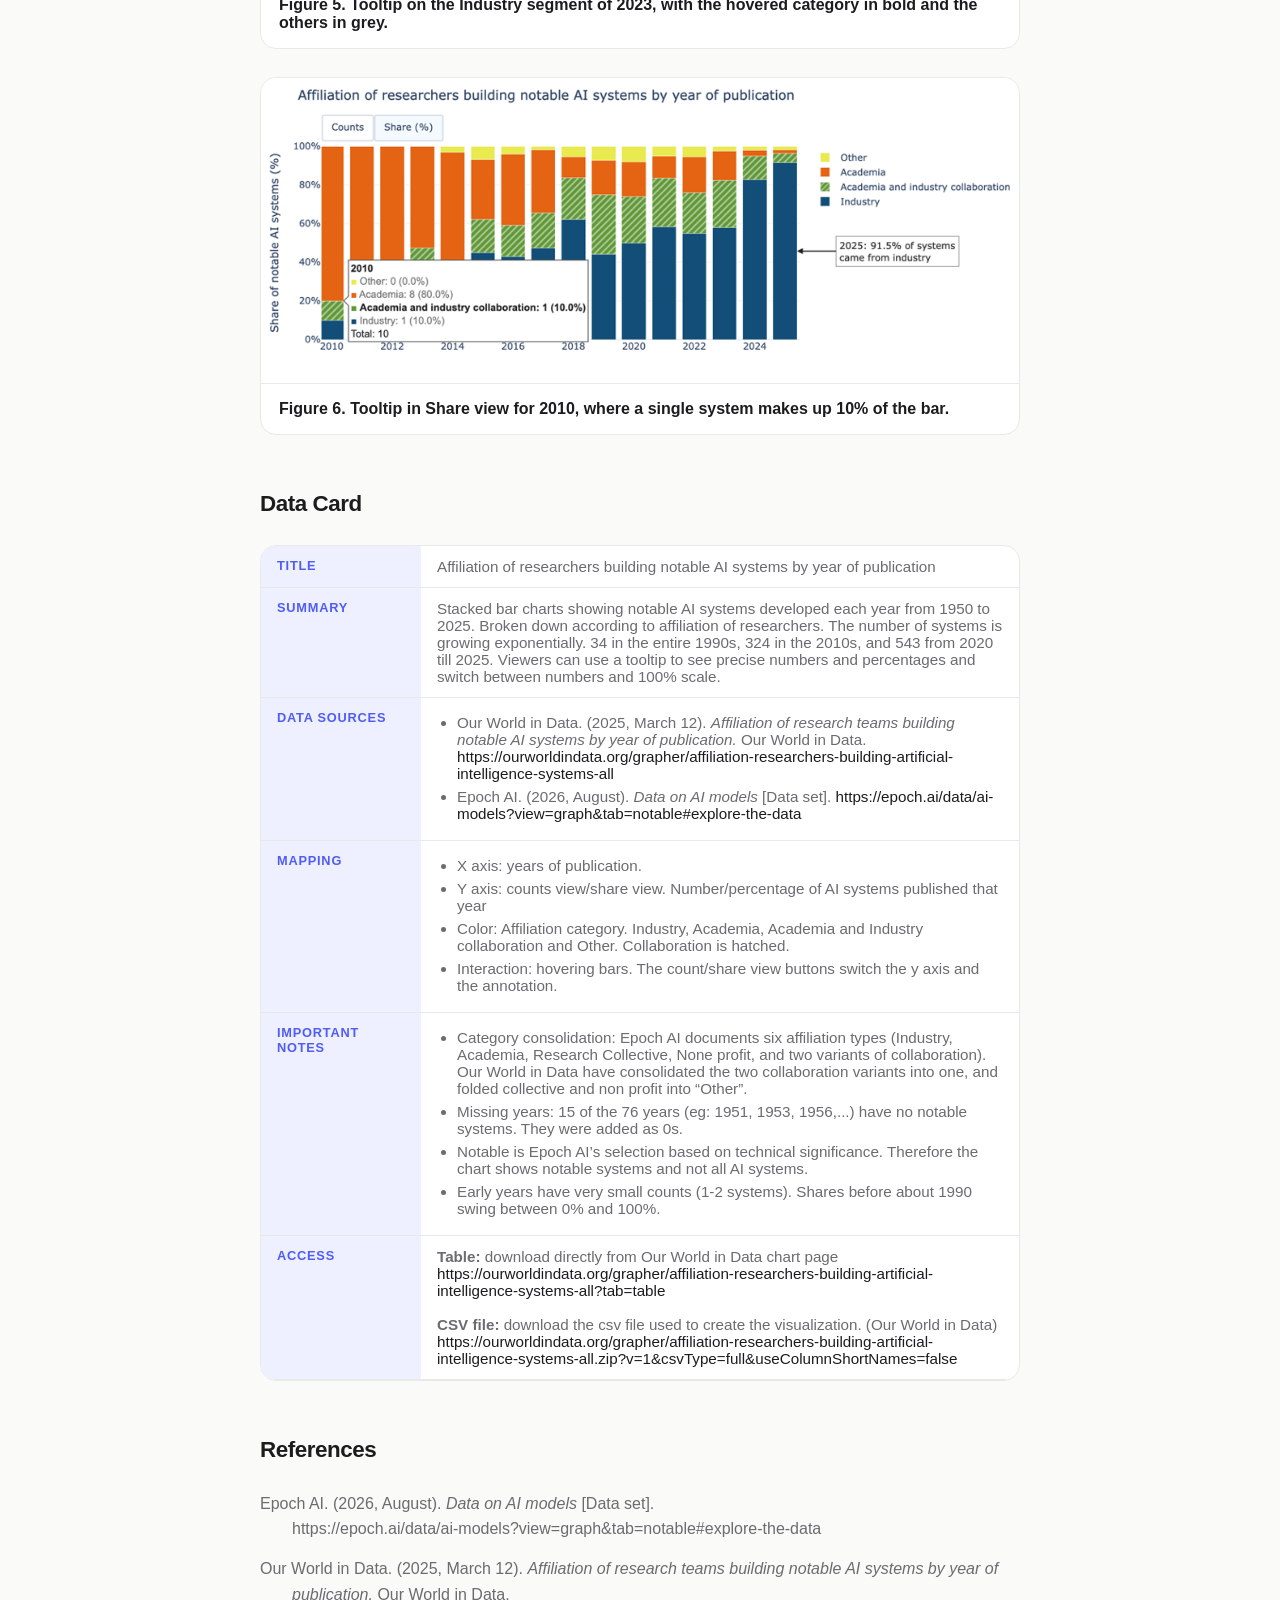
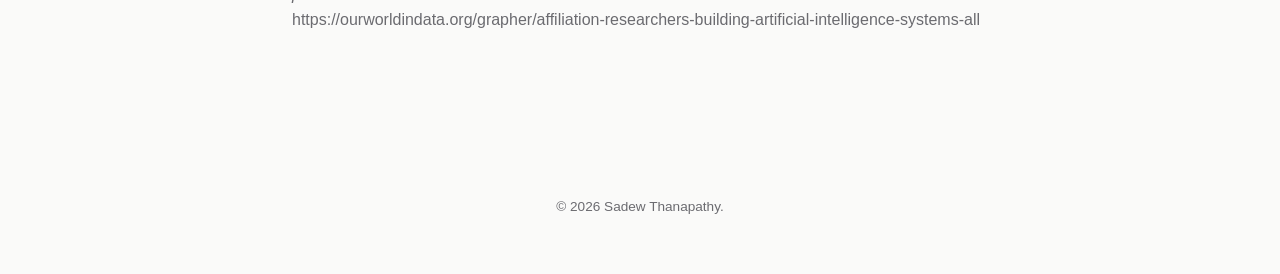
<file: affiliation-interactive.html>
<!DOCTYPE html>
<html lang="en">
<head>
<meta charset="UTF-8">
<meta name="viewport" content="width=device-width, initial-scale=1.0">
<title>Making the AI Affiliation Chart Interactive — Sadew Thanapathy</title>
<link rel="stylesheet" href="styles.css">
</head>
<body>

<nav id="nav">
  <div class="logo"><a href="index.html" style="color:inherit;">ST</a></div>
  <ul>
    <li><a href="index.html#about">About</a></li>
    <li><a href="index.html#education">Education</a></li>
    <li><a href="index.html#projects">Projects</a></li>
    <li><a href="index.html#life">Life</a></li>
    <li><a href="index.html#contact">Contact</a></li>
  </ul>
</nav>

<section style="padding-top: 160px;">
  <div class="post-header">
    <div class="section-label">Module 9 Portfolio Exercise</div>
    <h1 class="post-title">Making the AI Affiliation Chart Interactive</h1>
    <p class="post-meta">Published 8 October 2026. Portfolio Part II, Bundle II</p>
  </div>

  <div class="post-body">

    <p class="about-text">
      For Module 9 I took my stacked bar chart of the affiliation of researchers building notable AI
      systems and made it interactive with two features. A detailed tooltip and a Counts / Share (%)
      toggle. Both are built in Plotly and hosted on Posit Connect Cloud.
    </p>

    <h2>The Visualisation</h2>
    <figure class="final-figure wide-figure">
      <iframe src="https://01a12045-1b85-a0af-0074-e09a881569ae.share.connect.posit.cloud"
              title="Interactive stacked bar chart of the affiliation of researchers building notable AI systems by year of publication, with a Counts and Share (%) toggle"
              style="display:block; width:100%; height:720px; border:0;"
              loading="lazy"></iframe>
      <figcaption>
        Figure 1. Interactive chart: hover a bar for exact numbers and use the Counts / Share (%) buttons to switch views.
        <a href="https://01a12045-1b85-a0af-0074-e09a881569ae.share.connect.posit.cloud" target="_blank" rel="noopener">Open the chart in its own tab →</a>
      </figcaption>
    </figure>

    <h2>Interactive Features</h2>

    <p class="about-text">
      <strong>Detailed tooltip.</strong> Hovering a bar shows more detail on demand, which is the
      Abstract/Elaborate category. It lets the viewer read the exact number and share for every affiliation in that year, plus the year's total. 
    </p>

    <p class="about-text">
      <strong>Counts / Share (%) toggle.</strong> Two clearly labelled buttons change the encoding of the
      y axis between the number of systems and each affiliation's proportion of the year.
    </p>

    <h2>Interactive Views</h2>

    <figure class="final-figure">
      <img src="media/module9/img1.png" alt="Stacked bar chart of notable AI systems per year from 1950 to 2025 in Counts view, with an annotation showing 97 of 106 systems in 2025 came from industry.">
      <figcaption>Figure 2. Counts view (default), showing the number of notable AI systems per year.</figcaption>
    </figure>

    <figure class="final-figure">
      <img src="media/module9/img3.png" alt="The same chart in Share view, with every bar scaled to 100 percent and an annotation showing 91.5 percent of 2025 systems came from industry.">
      <figcaption>Figure 3. Share (%) view, where every year is scaled to 100%.</figcaption>
    </figure>

    <figure class="final-figure">
      <img src="media/module9/img2.png" alt="The chart zoomed to the years 2010 to 2025 in Counts view.">
      <figcaption>Figure 4. Zoomed view of 2010–2025, the years when most systems were built.</figcaption>
    </figure>

    <figure class="final-figure">
      <img src="media/module9/img4.png" alt="Tooltip over the industry segment of the 2023 bar showing counts and shares for all four affiliations and a total of 119, with industry in bold.">
      <figcaption>Figure 5. Tooltip on the Industry segment of 2023, with the hovered category in bold and the others in grey.</figcaption>
    </figure>

    <figure class="final-figure">
      <img src="media/module9/img5.png" alt="Tooltip in Share view over the collaboration segment of the 2010 bar, showing counts and shares for all four affiliations and a total of 10, with collaboration in bold.">
      <figcaption>Figure 6. Tooltip in Share view for 2010, where a single system makes up 10% of the bar.</figcaption>
    </figure>

    <h2>Data Card</h2>
    <div class="table-wrap">
      <table class="verify-table datacard-table">
        <tbody>
          <tr>
            <th>Title</th>
            <td>Affiliation of researchers building notable AI systems by year of publication</td>
          </tr>
          <tr>
            <th>Summary</th>
            <td>
              Stacked bar charts showing notable AI systems developed each year from 1950 to 2025. Broken down
              according to affiliation of researchers. The number of systems is growing exponentially. 34 in the
              entire 1990s, 324 in the 2010s, and 543 from 2020 till 2025. Viewers can use a tooltip to see
              precise numbers and percentages and switch between numbers and 100% scale.
            </td>
          </tr>
          <tr>
            <th>Data Sources</th>
            <td>
              <ul>
                <li>Our World in Data. (2025, March 12). <em>Affiliation of research teams building notable AI systems by year of publication.</em> Our World in Data. <a href="https://ourworldindata.org/grapher/affiliation-researchers-building-artificial-intelligence-systems-all" target="_blank" rel="noopener">https://ourworldindata.org/grapher/affiliation-researchers-building-artificial-intelligence-systems-all</a></li>
                <li>Epoch AI. (2026, August). <em>Data on AI models</em> [Data set]. <a href="https://epoch.ai/data/ai-models?view=graph&tab=notable#explore-the-data" target="_blank" rel="noopener">https://epoch.ai/data/ai-models?view=graph&tab=notable#explore-the-data</a></li>
              </ul>
            </td>
          </tr>
          <tr>
            <th>Mapping</th>
            <td>
              <ul>
                <li>X axis: years of publication.</li>
                <li>Y axis: counts view/share view. Number/percentage of AI systems published that year</li>
                <li>Color: Affiliation category. Industry, Academia, Academia and Industry collaboration and Other. Collaboration is hatched.</li>
                <li>Interaction: hovering bars. The count/share view buttons switch the y axis and the annotation.</li>
              </ul>
            </td>
          </tr>
          <tr>
            <th>Important Notes</th>
            <td>
              <ul>
                <li>Category consolidation: Epoch AI documents six affiliation types (Industry, Academia, Research Collective, None profit, and two variants of collaboration). Our World in Data have consolidated the two collaboration variants into one, and folded collective and non profit into “Other”.</li>
                <li>Missing years: 15 of the 76 years (eg: 1951, 1953, 1956,...) have no notable systems. They were added as 0s.</li>
                <li>Notable is Epoch AI’s selection based on technical significance. Therefore the chart shows notable systems and not all AI systems.</li>
                <li>Early years have very small counts (1-2 systems). Shares before about 1990 swing between 0% and 100%.</li>
              </ul>
            </td>
          </tr>
          <tr>
            <th>Access</th>
            <td>
              <strong>Table:</strong> download directly from Our World in Data chart page<br>
              <a href="https://ourworldindata.org/grapher/affiliation-researchers-building-artificial-intelligence-systems-all?tab=table" target="_blank" rel="noopener">https://ourworldindata.org/grapher/affiliation-researchers-building-artificial-intelligence-systems-all?tab=table</a>
              <br><br>
              <strong>CSV file:</strong> download the csv file used to create the visualization. (Our World in Data)<br>
              <a href="https://ourworldindata.org/grapher/affiliation-researchers-building-artificial-intelligence-systems-all.zip?v=1&csvType=full&useColumnShortNames=false" target="_blank" rel="noopener">https://ourworldindata.org/grapher/affiliation-researchers-building-artificial-intelligence-systems-all.zip?v=1&csvType=full&useColumnShortNames=false</a>
            </td>
          </tr>
        </tbody>
      </table>
    </div>

    <h2>References</h2>
    <ul class="post-refs">
      <li>Epoch AI. (2026, August). <em>Data on AI models</em> [Data set].<br> https://epoch.ai/data/ai-models?view=graph&tab=notable#explore-the-data</li>
      <li>Our World in Data. (2025, March 12). <em>Affiliation of research teams building notable AI systems by year of publication.</em> Our World in Data.<br> https://ourworldindata.org/grapher/affiliation-researchers-building-artificial-intelligence-systems-all</li>
    </ul>

  </div>
</section>

<footer>
  © <span id="year"></span> Sadew Thanapathy.
</footer>

<script src="script.js"></script>

</body>
</html>
</file>
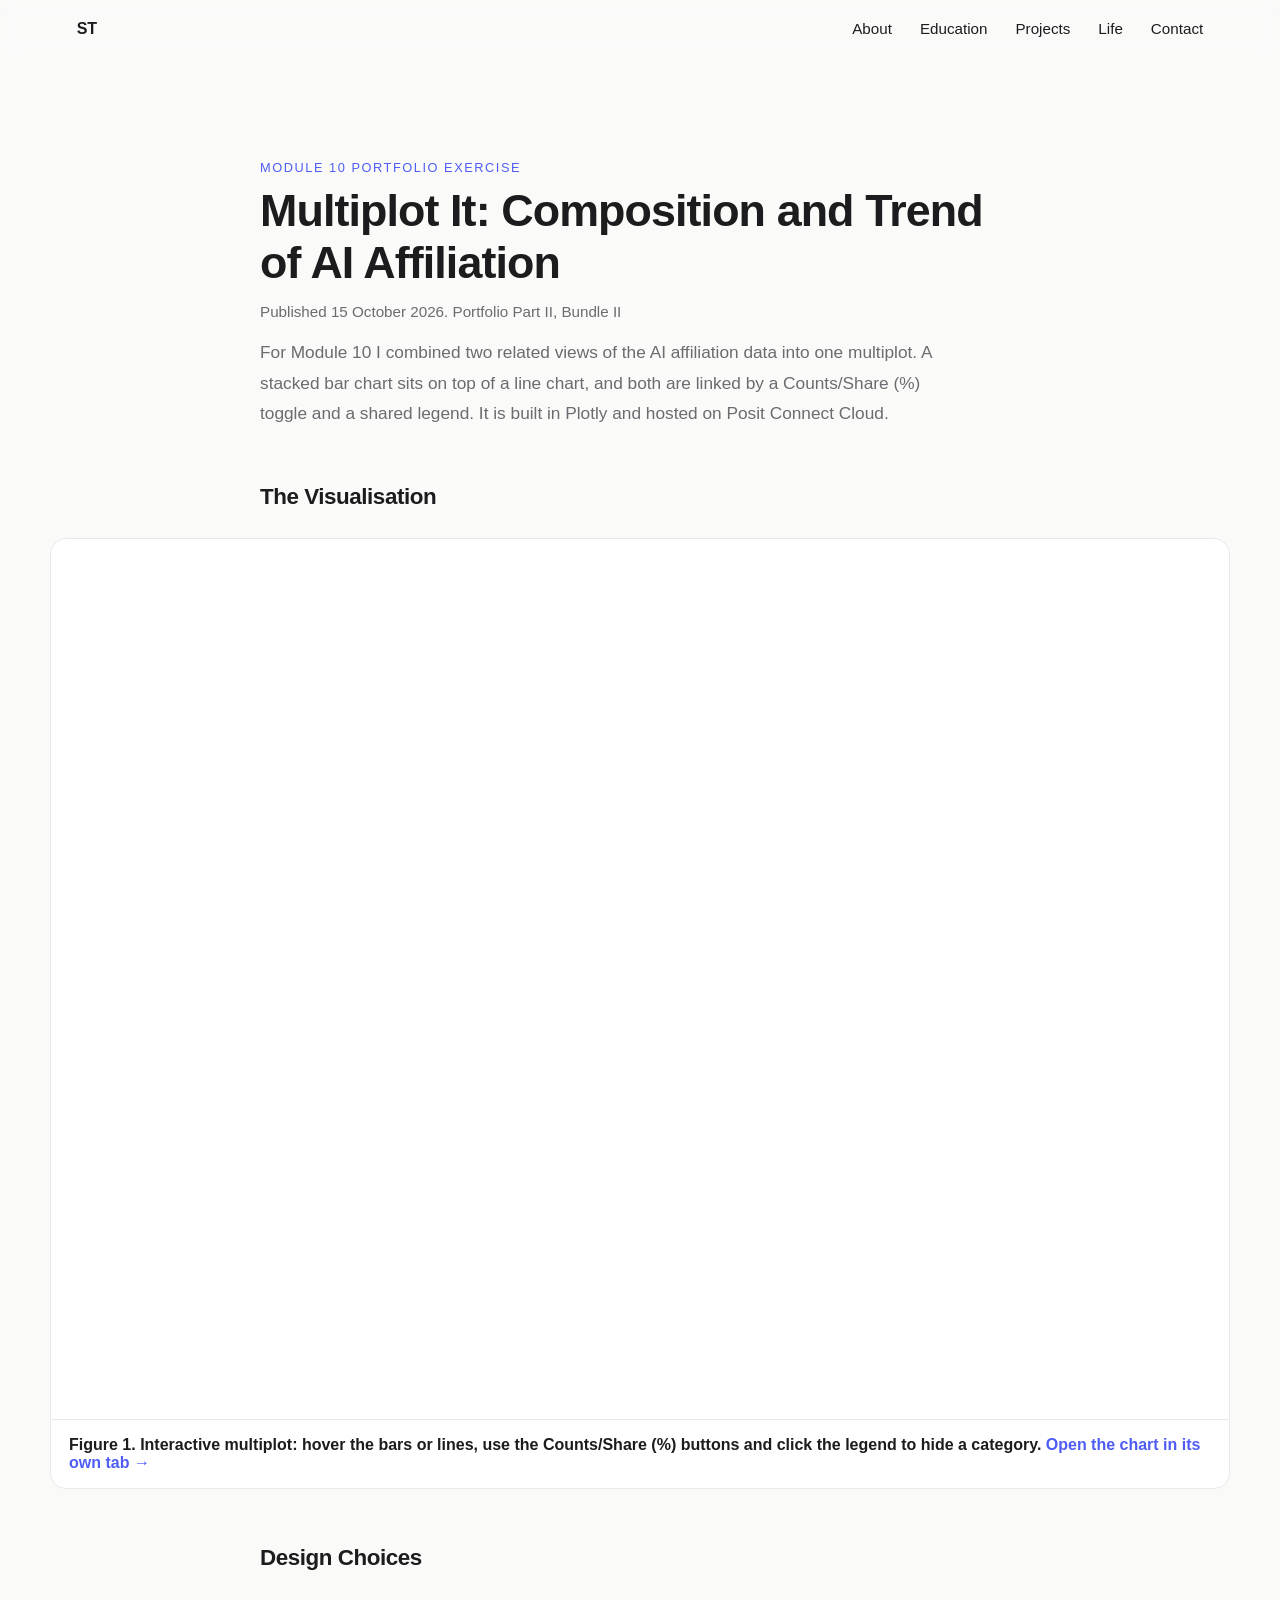
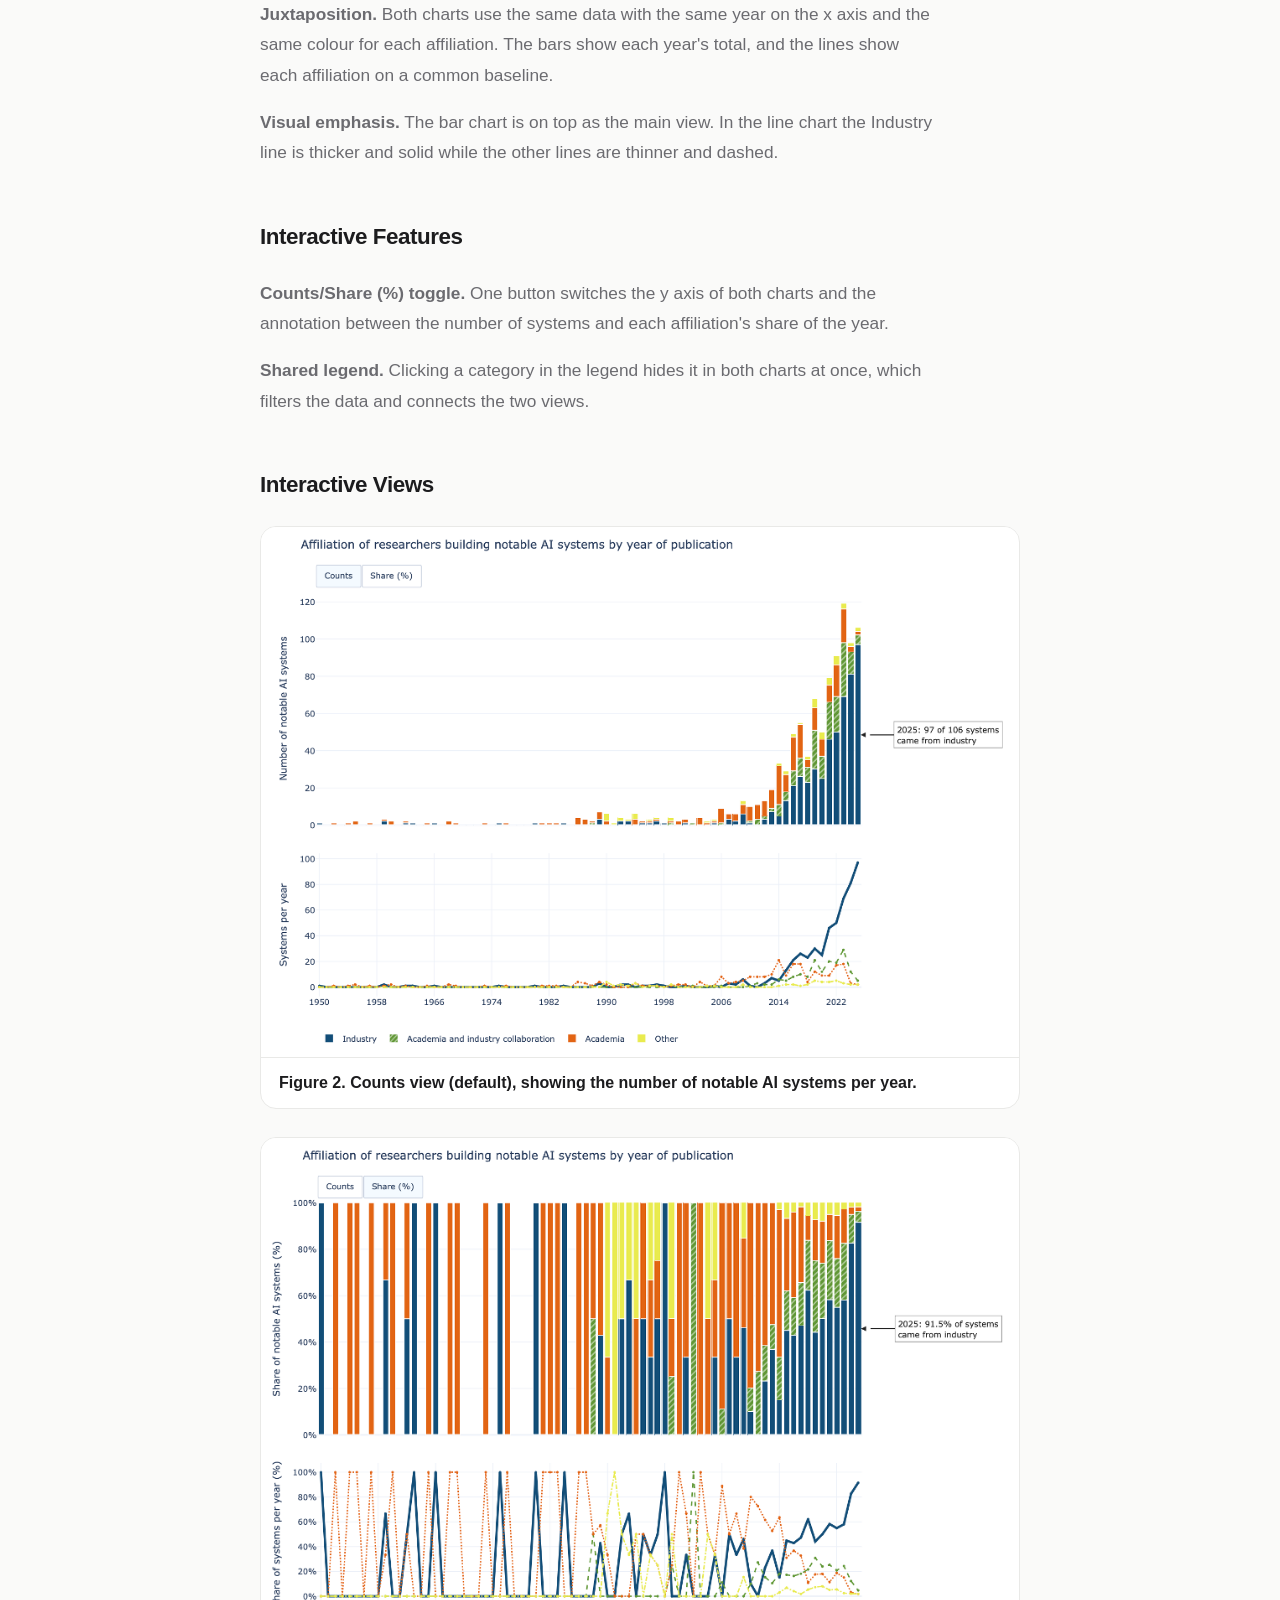
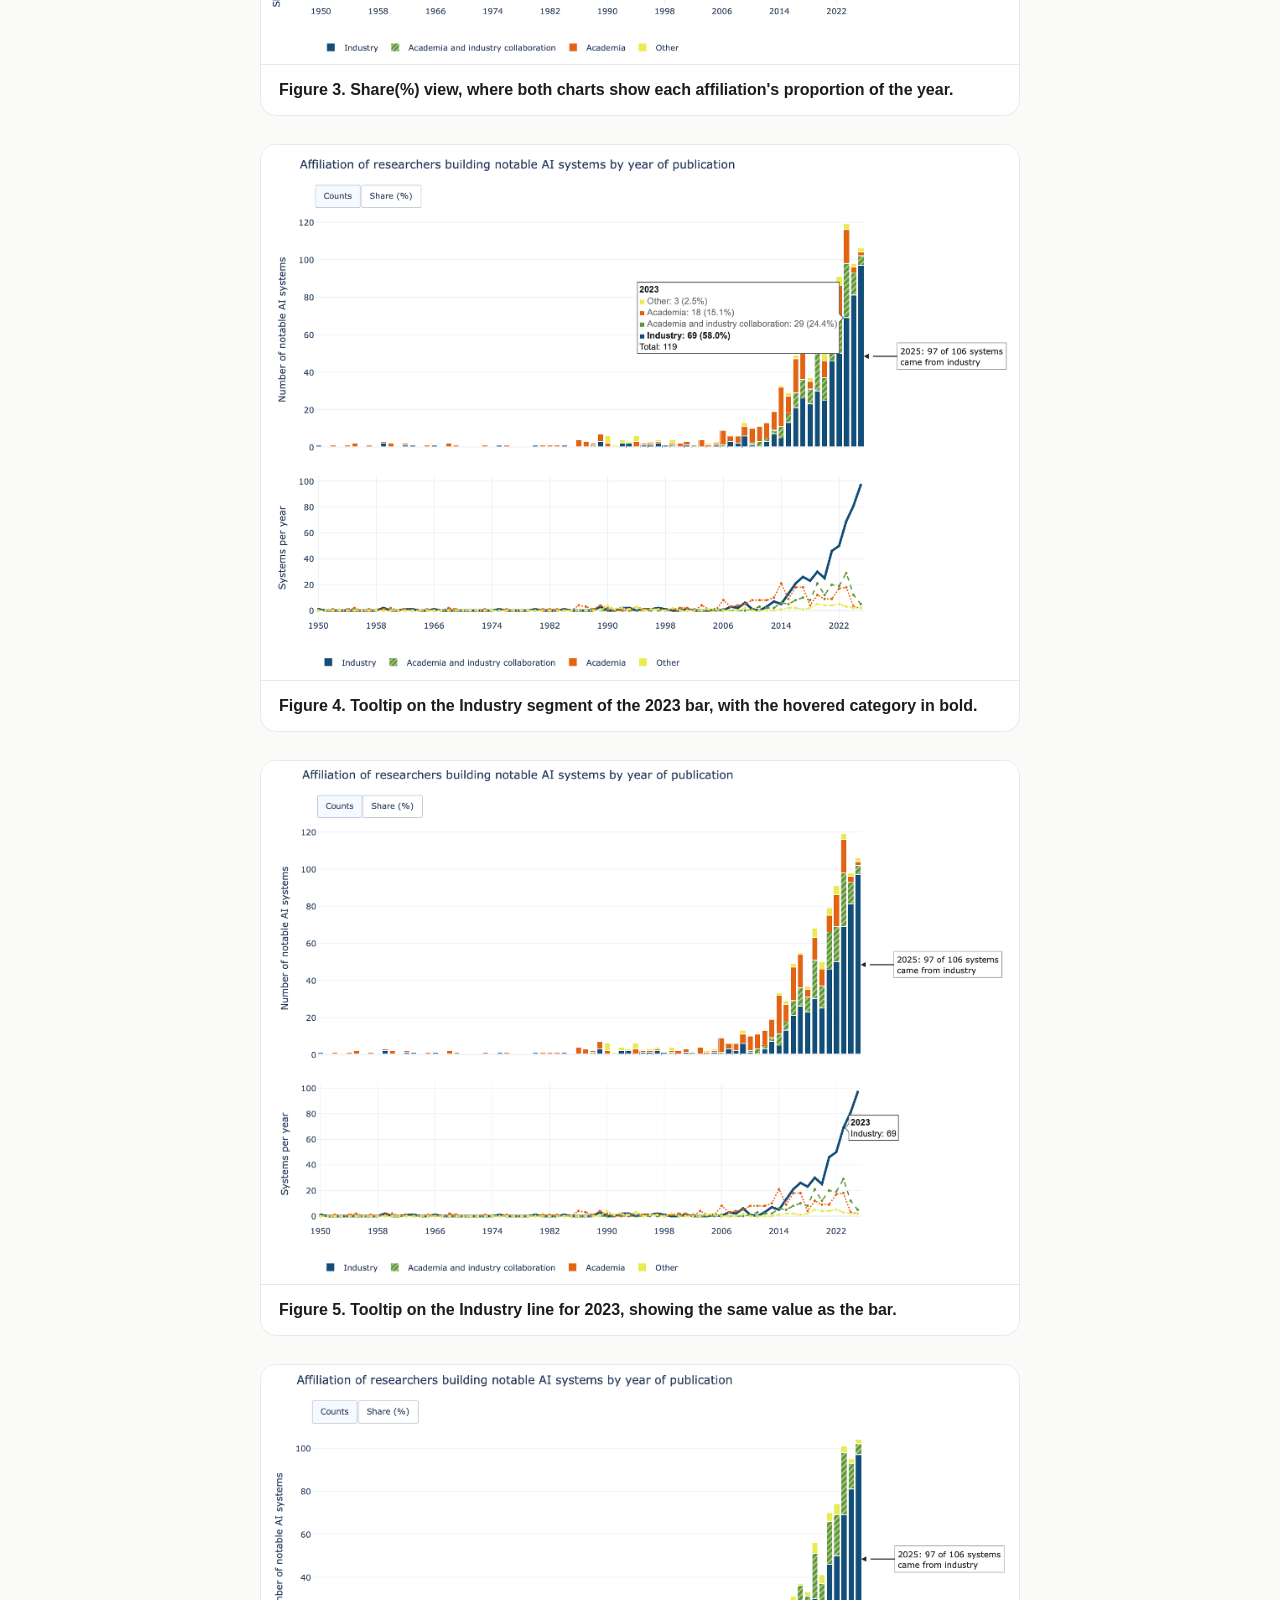
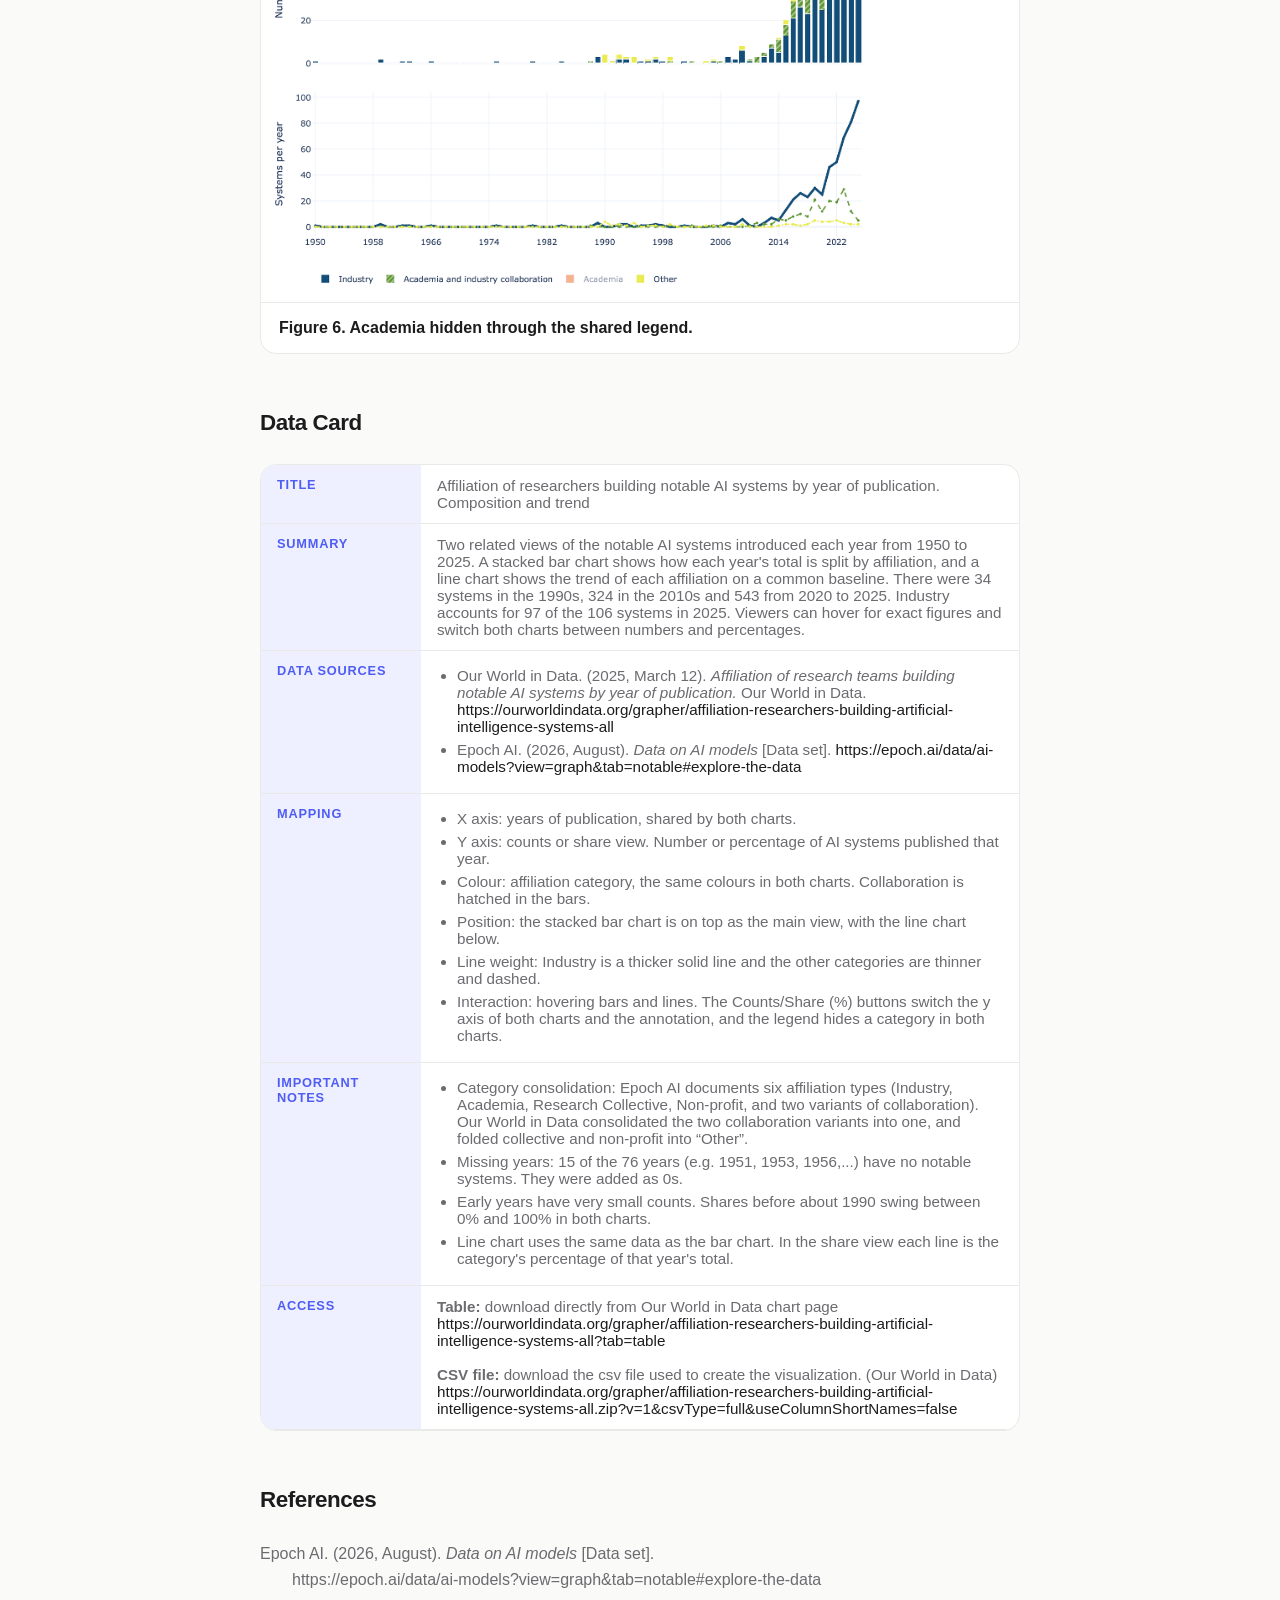
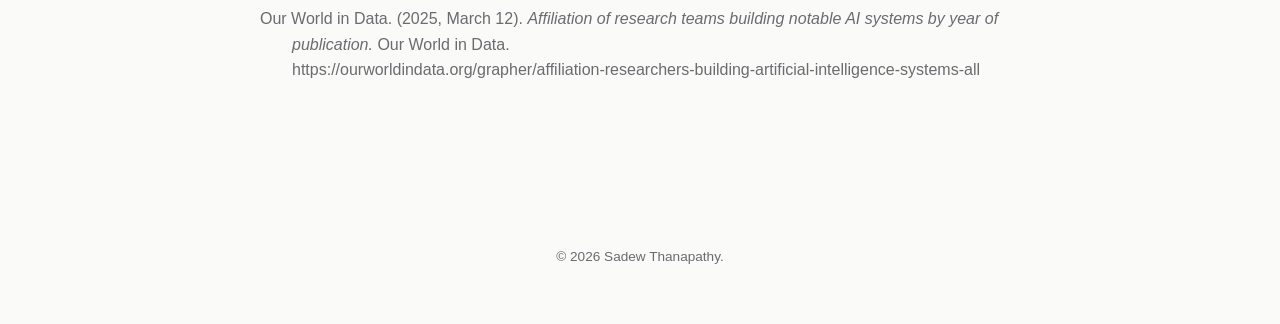
<file: affiliation-multiplot.html>
<!DOCTYPE html>
<html lang="en">
<head>
<meta charset="UTF-8">
<meta name="viewport" content="width=device-width, initial-scale=1.0">
<title>Multiplot: Composition and Trend of AI Affiliation — Sadew Thanapathy</title>
<link rel="stylesheet" href="styles.css">
</head>
<body>

<nav id="nav">
  <div class="logo"><a href="index.html" style="color:inherit;">ST</a></div>
  <ul>
    <li><a href="index.html#about">About</a></li>
    <li><a href="index.html#education">Education</a></li>
    <li><a href="index.html#projects">Projects</a></li>
    <li><a href="index.html#life">Life</a></li>
    <li><a href="index.html#contact">Contact</a></li>
  </ul>
</nav>

<section style="padding-top: 160px;">
  <div class="post-header">
    <div class="section-label">Module 10 Portfolio Exercise</div>
    <h1 class="post-title">Multiplot It: Composition and Trend of AI Affiliation</h1>
    <p class="post-meta">Published 15 October 2026. Portfolio Part II, Bundle II</p>
  </div>

  <div class="post-body">

    <p class="about-text">
      For Module 10 I combined two related views of the AI affiliation data into one multiplot. A stacked
      bar chart sits on top of a line chart, and both are linked by a Counts/Share (%) toggle and a shared
      legend. It is built in Plotly and hosted on Posit Connect Cloud.
    </p>

    <h2>The Visualisation</h2>
    <figure class="final-figure wide-figure">
      <iframe src="https://01a13ecb-6a80-cb4c-a0e9-2c0bf815d16c.share.connect.posit.cloud"
              title="Interactive multiplot with a stacked bar chart and a line chart of the affiliation of researchers building notable AI systems by year of publication, with a Counts and Share (%) toggle and a shared legend"
              style="display:block; width:100%; height:880px; border:0;"
              loading="lazy"></iframe>
      <figcaption>
        Figure 1. Interactive multiplot: hover the bars or lines, use the Counts/Share (%) buttons and click the legend to hide a category.
        <a href="https://01a13ecb-6a80-cb4c-a0e9-2c0bf815d16c.share.connect.posit.cloud" target="_blank" rel="noopener">Open the chart in its own tab →</a>
      </figcaption>
    </figure>

    <h2>Design Choices</h2>

    <p class="about-text">
      <strong>Juxtaposition.</strong> Both charts use the same data with the same year on the x axis and the same
      colour for each affiliation. The bars show each year's total, and the lines show each
      affiliation on a common baseline.
    </p>

    <p class="about-text">
      <strong>Visual emphasis.</strong> The bar chart is on top as the main view. In the line chart the Industry
      line is thicker and solid while the other lines are thinner and dashed.
    </p>

    <h2>Interactive Features</h2>

    <p class="about-text">
      <strong>Counts/Share (%) toggle.</strong> One button switches the y axis of both charts and the annotation
      between the number of systems and each affiliation's share of the year.
    </p>

    <p class="about-text">
      <strong>Shared legend.</strong> Clicking a category in the legend hides it in both charts at once,
      which filters the data and connects the two views.
    </p>

    <h2>Interactive Views</h2>

    <figure class="final-figure">
      <img src="media/module10/101.png" alt="Multiplot in Counts view, with a stacked bar chart above a line chart of notable AI systems per year from 1950 to 2025 and an annotation showing 97 of 106 systems in 2025 came from industry.">
      <figcaption>Figure 2. Counts view (default), showing the number of notable AI systems per year.</figcaption>
    </figure>

    <figure class="final-figure">
      <img src="media/module10/102.png" alt="The multiplot in Share view, with every bar scaled to 100 percent, a line chart of each affiliation's share, and an annotation showing 91.5 percent of 2025 systems came from industry.">
      <figcaption>Figure 3. Share(%) view, where both charts show each affiliation's proportion of the year.</figcaption>
    </figure>

    <figure class="final-figure">
      <img src="media/module10/103.png" alt="Tooltip over the industry segment of the 2023 bar showing counts and shares for all four affiliations and a total of 119, with industry in bold.">
      <figcaption>Figure 4. Tooltip on the Industry segment of the 2023 bar, with the hovered category in bold.</figcaption>
    </figure>

    <figure class="final-figure">
      <img src="media/module10/104.png" alt="Tooltip on the industry line for 2023 showing a value of 69 systems.">
      <figcaption>Figure 5. Tooltip on the Industry line for 2023, showing the same value as the bar.</figcaption>
    </figure>

    <figure class="final-figure">
      <img src="media/module10/105.png" alt="The multiplot with Academia hidden through the legend, so its bars and line are removed from both charts and its legend entry is greyed out.">
      <figcaption>Figure 6. Academia hidden through the shared legend.</figcaption>
    </figure>

    <h2>Data Card</h2>
    <div class="table-wrap">
      <table class="verify-table datacard-table">
        <tbody>
          <tr>
            <th>Title</th>
            <td>Affiliation of researchers building notable AI systems by year of publication. Composition and trend</td>
          </tr>
          <tr>
            <th>Summary</th>
            <td>
              Two related views of the notable AI systems introduced each year from 1950 to 2025. A stacked bar
              chart shows how each year's total is split by affiliation, and a line chart shows the trend of each
              affiliation on a common baseline. There were 34 systems in the 1990s, 324 in the 2010s and 543 from
              2020 to 2025. Industry accounts for 97 of the 106 systems in 2025. Viewers can hover for exact
              figures and switch both charts between numbers and percentages.
            </td>
          </tr>
          <tr>
            <th>Data Sources</th>
            <td>
              <ul>
                <li>Our World in Data. (2025, March 12). <em>Affiliation of research teams building notable AI systems by year of publication.</em> Our World in Data. <a href="https://ourworldindata.org/grapher/affiliation-researchers-building-artificial-intelligence-systems-all" target="_blank" rel="noopener">https://ourworldindata.org/grapher/affiliation-researchers-building-artificial-intelligence-systems-all</a></li>
                <li>Epoch AI. (2026, August). <em>Data on AI models</em> [Data set]. <a href="https://epoch.ai/data/ai-models?view=graph&tab=notable#explore-the-data" target="_blank" rel="noopener">https://epoch.ai/data/ai-models?view=graph&tab=notable#explore-the-data</a></li>
              </ul>
            </td>
          </tr>
          <tr>
            <th>Mapping</th>
            <td>
              <ul>
                <li>X axis: years of publication, shared by both charts.</li>
                <li>Y axis: counts or share view. Number or percentage of AI systems published that year.</li>
                <li>Colour: affiliation category, the same colours in both charts. Collaboration is hatched in the bars.</li>
                <li>Position: the stacked bar chart is on top as the main view, with the line chart below.</li>
                <li>Line weight: Industry is a thicker solid line and the other categories are thinner and dashed.</li>
                <li>Interaction: hovering bars and lines. The Counts/Share (%) buttons switch the y axis of both charts and the annotation, and the legend hides a category in both charts.</li>
              </ul>
            </td>
          </tr>
          <tr>
            <th>Important Notes</th>
            <td>
              <ul>
                <li>Category consolidation: Epoch AI documents six affiliation types (Industry, Academia, Research Collective, Non-profit, and two variants of collaboration). Our World in Data consolidated the two collaboration variants into one, and folded collective and non-profit into “Other”.</li>
                <li>Missing years: 15 of the 76 years (e.g. 1951, 1953, 1956,...) have no notable systems. They were added as 0s.</li>
                <li>Early years have very small counts. Shares before about 1990 swing between 0% and 100% in both charts.</li>
                <li>Line chart uses the same data as the bar chart. In the share view each line is the category's percentage of that year's total.</li>
              </ul>
            </td>
          </tr>
          <tr>
            <th>Access</th>
            <td>
              <strong>Table:</strong> download directly from Our World in Data chart page<br>
              <a href="https://ourworldindata.org/grapher/affiliation-researchers-building-artificial-intelligence-systems-all?tab=table" target="_blank" rel="noopener">https://ourworldindata.org/grapher/affiliation-researchers-building-artificial-intelligence-systems-all?tab=table</a>
              <br><br>
              <strong>CSV file:</strong> download the csv file used to create the visualization. (Our World in Data)<br>
              <a href="https://ourworldindata.org/grapher/affiliation-researchers-building-artificial-intelligence-systems-all.zip?v=1&csvType=full&useColumnShortNames=false" target="_blank" rel="noopener">https://ourworldindata.org/grapher/affiliation-researchers-building-artificial-intelligence-systems-all.zip?v=1&csvType=full&useColumnShortNames=false</a>
            </td>
          </tr>
        </tbody>
      </table>
    </div>

    <h2>References</h2>
    <ul class="post-refs">
      <li>Epoch AI. (2026, August). <em>Data on AI models</em> [Data set].<br> https://epoch.ai/data/ai-models?view=graph&tab=notable#explore-the-data</li>
      <li>Our World in Data. (2025, March 12). <em>Affiliation of research teams building notable AI systems by year of publication.</em> Our World in Data.<br> https://ourworldindata.org/grapher/affiliation-researchers-building-artificial-intelligence-systems-all</li>
    </ul>

  </div>
</section>

<footer>
  © <span id="year"></span> Sadew Thanapathy.
</footer>

<script src="script.js"></script>

</body>
</html>
</file>
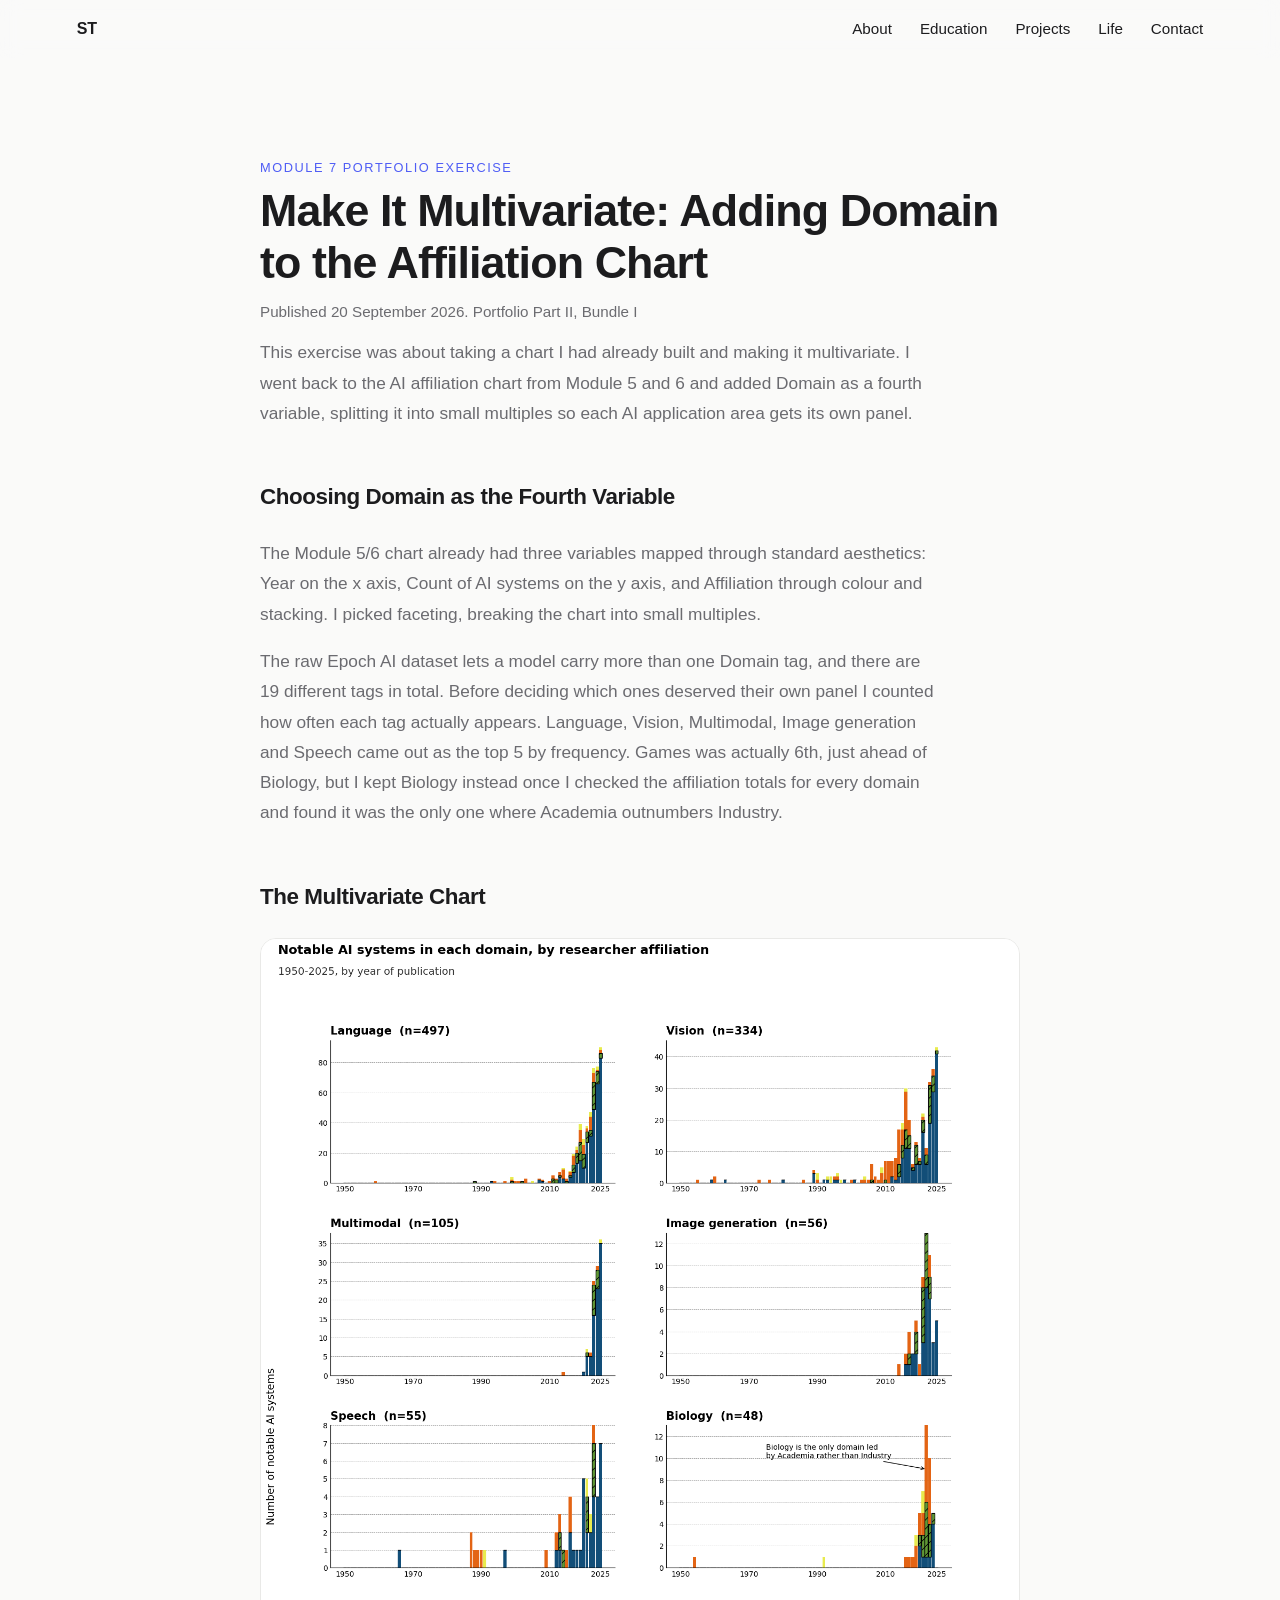
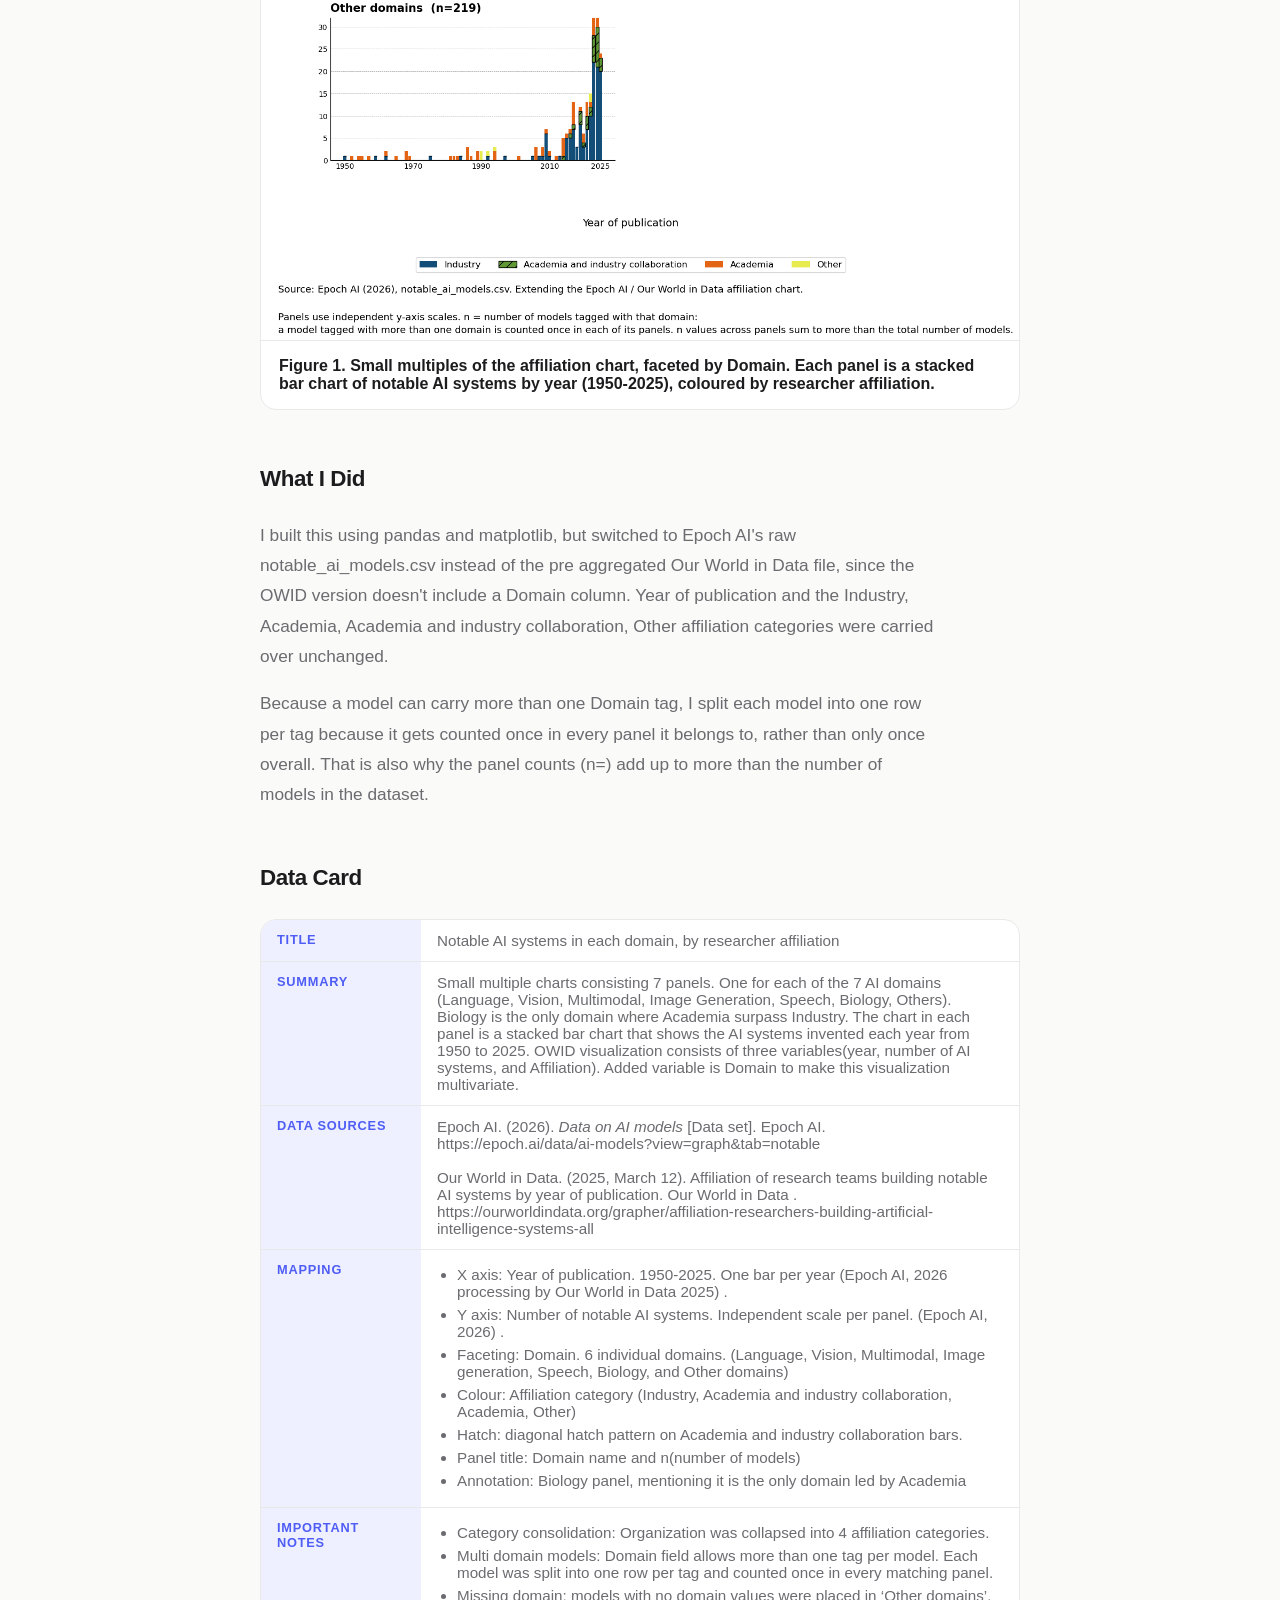
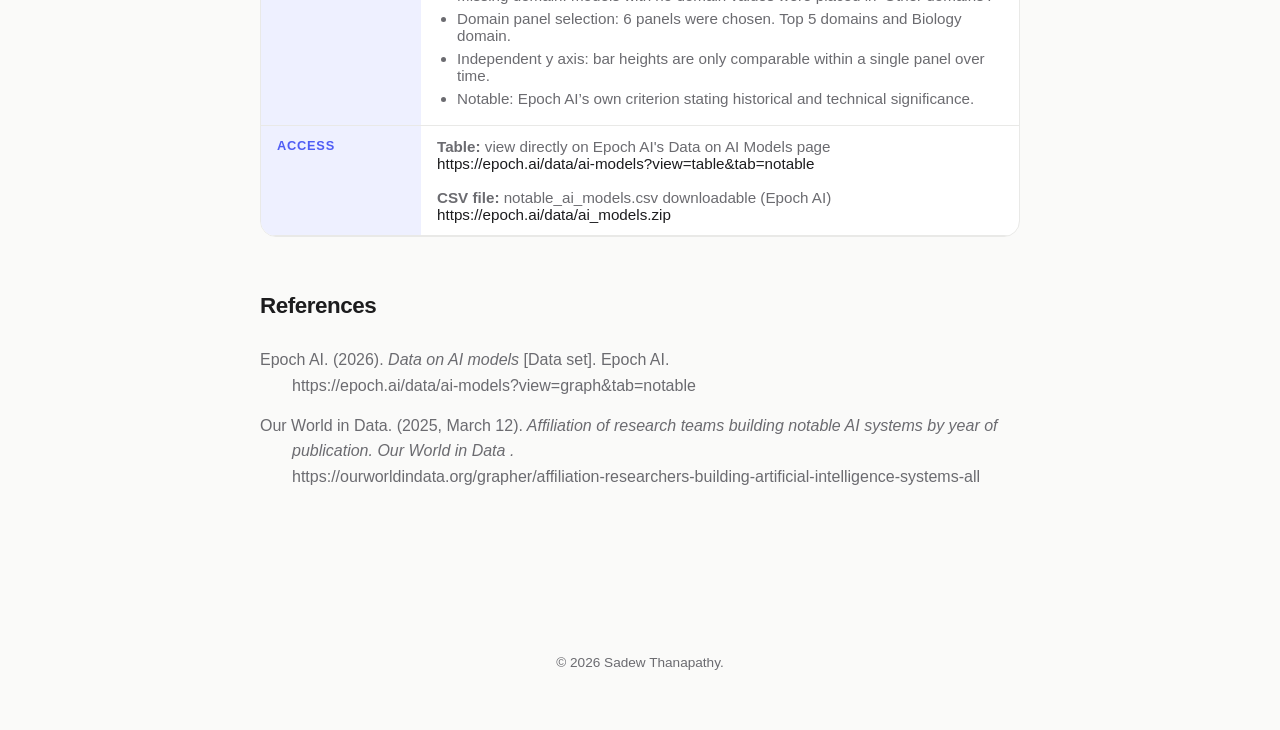
<file: affiliation-multivariate.html>
<!DOCTYPE html>
<html lang="en">
<head>
<meta charset="UTF-8">
<meta name="viewport" content="width=device-width, initial-scale=1.0">
<title>Make It Multivariate: Domain and the AI Affiliation Chart — Sadew Thanapathy</title>
<link rel="stylesheet" href="styles.css">
</head>
<body>

<nav id="nav">
  <div class="logo"><a href="index.html" style="color:inherit;">ST</a></div>
  <ul>
    <li><a href="index.html#about">About</a></li>
    <li><a href="index.html#education">Education</a></li>
    <li><a href="index.html#projects">Projects</a></li>
    <li><a href="index.html#life">Life</a></li>
    <li><a href="index.html#contact">Contact</a></li>
  </ul>
</nav>

<section style="padding-top: 160px;">
  <div class="post-header">
    <div class="section-label">Module 7 Portfolio Exercise</div>
    <h1 class="post-title">Make It Multivariate: Adding Domain to the Affiliation Chart</h1>
    <p class="post-meta">Published 20 September 2026. Portfolio Part II, Bundle I</p>
  </div>

  <div class="post-body">

    <p class="about-text">
      This exercise was about taking a chart I had already built and making it multivariate. I went back to the AI affiliation chart from Module 5 and 6 and added
      Domain as a fourth variable, splitting it into small multiples so each AI application area gets its own
      panel.
    </p>

    <h2>Choosing Domain as the Fourth Variable</h2>
    <p class="about-text">
      The Module 5/6 chart already had three variables mapped through standard aesthetics: Year on the x axis,
      Count of AI systems on the y axis, and Affiliation through colour and stacking. I picked faceting, breaking the chart into small multiples.
    </p>
    <p class="about-text">
      The raw Epoch AI dataset lets a model carry more than one Domain tag, and there are 19 different tags in
      total. Before deciding which ones deserved their own panel I counted how often each tag actually
      appears. Language, Vision, Multimodal, Image generation and Speech came out as the top 5 by frequency.
      Games was actually 6th, just ahead of Biology, but I kept Biology instead once I checked the affiliation
      totals for every domain and found it was the only one where Academia outnumbers Industry. 
    </p>

    <h2>The Multivariate Chart</h2>
    <figure class="final-figure">
      <img src="media/module7/domain-affiliation-smallmultiples.png" alt="Small multiples chart showing notable AI systems by year and researcher affiliation, faceted by domain">
      <figcaption>Figure 1. Small multiples of the affiliation chart, faceted by Domain. Each panel is a stacked bar chart of notable AI systems by year (1950-2025), coloured by researcher affiliation.</figcaption>
    </figure>

    <h2>What I Did</h2>
    <p class="about-text">
      I built this using pandas and matplotlib, but
      switched to Epoch AI's raw notable_ai_models.csv instead of the pre aggregated Our World in Data file,
      since the OWID version doesn't include a Domain column. Year of publication and the Industry, Academia,
      Academia and industry collaboration, Other affiliation categories were carried over unchanged.
    </p>
    <p class="about-text">
      Because a model can carry more than one Domain tag, I split each model into one row per tag because it gets
      counted once in every panel it belongs to, rather than only once overall. That is also why the panel
      counts (n=) add up to more than the number of models in the dataset.
    </p>

    <h2>Data Card</h2>
    <div class="table-wrap">
      <table class="verify-table datacard-table">
        <tbody>
          <tr>
            <th>Title</th>
            <td>Notable AI systems in each domain, by researcher affiliation</td>
          </tr>
          <tr>
            <th>Summary</th>
            <td>Small multiple charts consisting 7 panels. One for each of the 7 AI domains 
                (Language, Vision, Multimodal, Image Generation, Speech, Biology, Others). Biology is the only
                 domain where Academia surpass Industry. The chart in each panel is a stacked bar chart that 
                 shows the AI systems invented each year from 1950 to 2025. OWID visualization consists of 
                 three variables(year, number of AI systems, and Affiliation). Added variable is Domain to
                  make this visualization multivariate.  </td>
          </tr>
          <tr>
            <th>Data Sources</th>
            <td>
              Epoch AI. (2026). <em>Data on AI models</em> [Data set]. Epoch AI.<br>
              https://epoch.ai/data/ai-models?view=graph&tab=notable
              <br><br>
              Our World in Data. (2025, March 12). Affiliation of research teams building notable AI systems by year of publication.
              Our World in Data . 
              https://ourworldindata.org/grapher/affiliation-researchers-building-artificial-intelligence-systems-all 
            </td>
          </tr>
          <tr>
            <th>Mapping</th>
            <td>
              <ul>
                <li>X axis: Year of publication. 1950-2025. One bar per year (Epoch AI, 2026 processing by Our World in Data 2025) .</li>
                <li>Y axis: Number of notable AI systems. Independent scale per panel. (Epoch AI, 2026) .</li>
                <li>Faceting: Domain. 6 individual domains. (Language, Vision, Multimodal, Image generation, Speech, Biology, and Other domains)  </li>
                <li>Colour: Affiliation category (Industry, Academia and industry collaboration, Academia, Other) </li>
                <li>Hatch: diagonal hatch pattern on Academia and industry collaboration bars.  </li>
                <li>Panel title: Domain name and n(number of models) </li>
                <li>Annotation: Biology panel, mentioning it is the only domain led by Academia  </li>
              </ul>
            </td>
          </tr>
          <tr>
            <th>Important Notes</th>
            <td>
              <ul>
                <li>Category consolidation: Organization was collapsed into 4 affiliation categories.  </li>
                <li>Multi domain models: Domain field allows more than one tag per model. Each model was split into one row per tag and counted once in every matching panel.  </li>
                <li>Missing domain: models with no domain values were placed in ‘Other domains’. </li>
                <li>Domain panel selection: 6 panels were chosen. Top 5 domains and Biology domain. </li>
                <li>Independent y axis: bar heights are only comparable within a single panel over time. </li>
                <li>Notable: Epoch AI’s own criterion stating historical and technical significance. </li>
              </ul>
            </td>
          </tr>
          <tr>
            <th>Access</th>
            <td>
              <strong>Table:</strong> view directly on Epoch AI's Data on AI Models page<br>
              <a href="https://epoch.ai/data/ai-models?view=table&tab=notable" target="_blank" rel="noopener">https://epoch.ai/data/ai-models?view=table&tab=notable</a>
              <br><br>
              <strong>CSV file:</strong> notable_ai_models.csv downloadable (Epoch AI)<br>
              <a href="https://epoch.ai/data/ai_models.zip " target="_blank" rel="noopener">https://epoch.ai/data/ai_models.zip </a>
            </td>
          </tr>
        </tbody>
      </table>
    </div>

    <h2>References</h2>
    <ul class="post-refs">
      <li>Epoch AI. (2026). <em>Data on AI models</em> [Data set]. Epoch AI.<br>
        https://epoch.ai/data/ai-models?view=graph&tab=notable</li>
      <li>Our World in Data. (2025, March 12).<I> Affiliation of research teams building notable AI systems by year of
         publication. Our World in Data .</I> <br> 
         https://ourworldindata.org/grapher/affiliation-researchers-building-artificial-intelligence-systems-all </li>
    </ul>

  </div>
</section>

<footer>
  © <span id="year"></span> Sadew Thanapathy.
</footer>

<script src="script.js"></script>

</body>
</html>
</file>
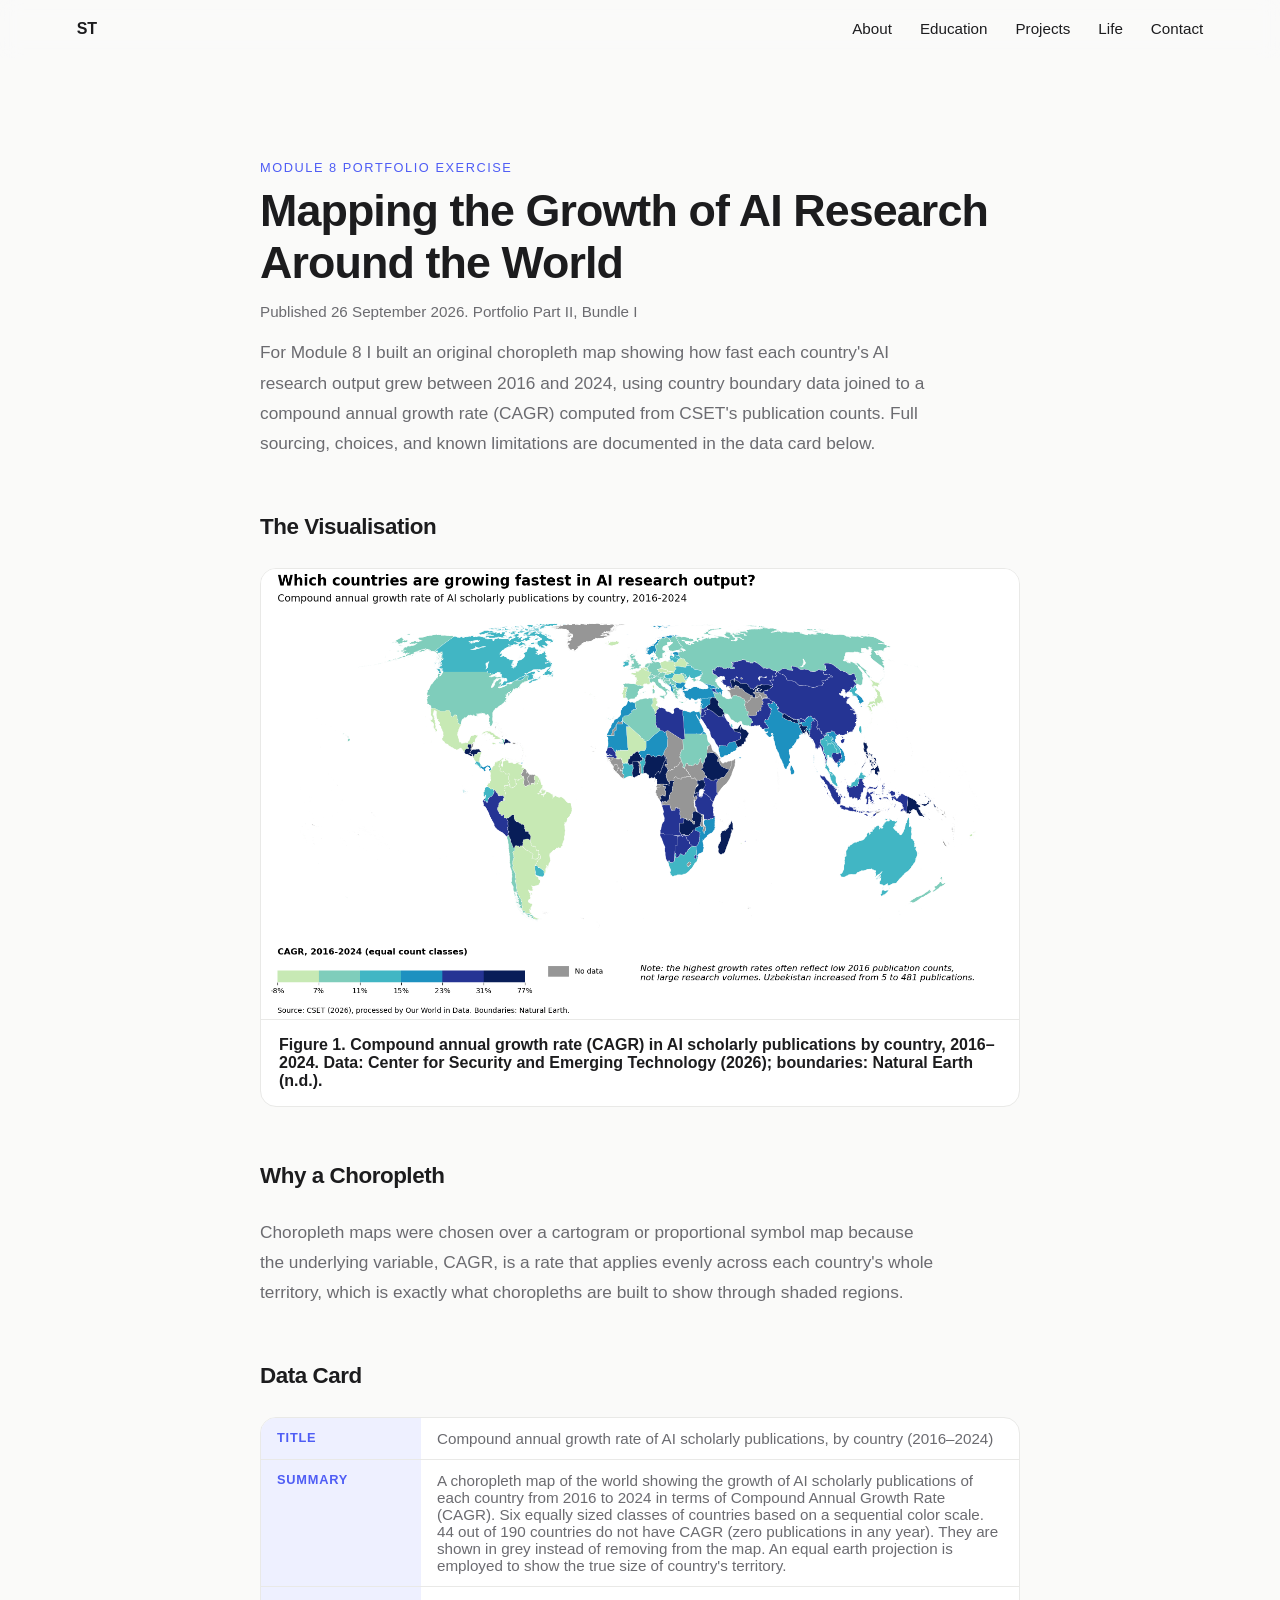
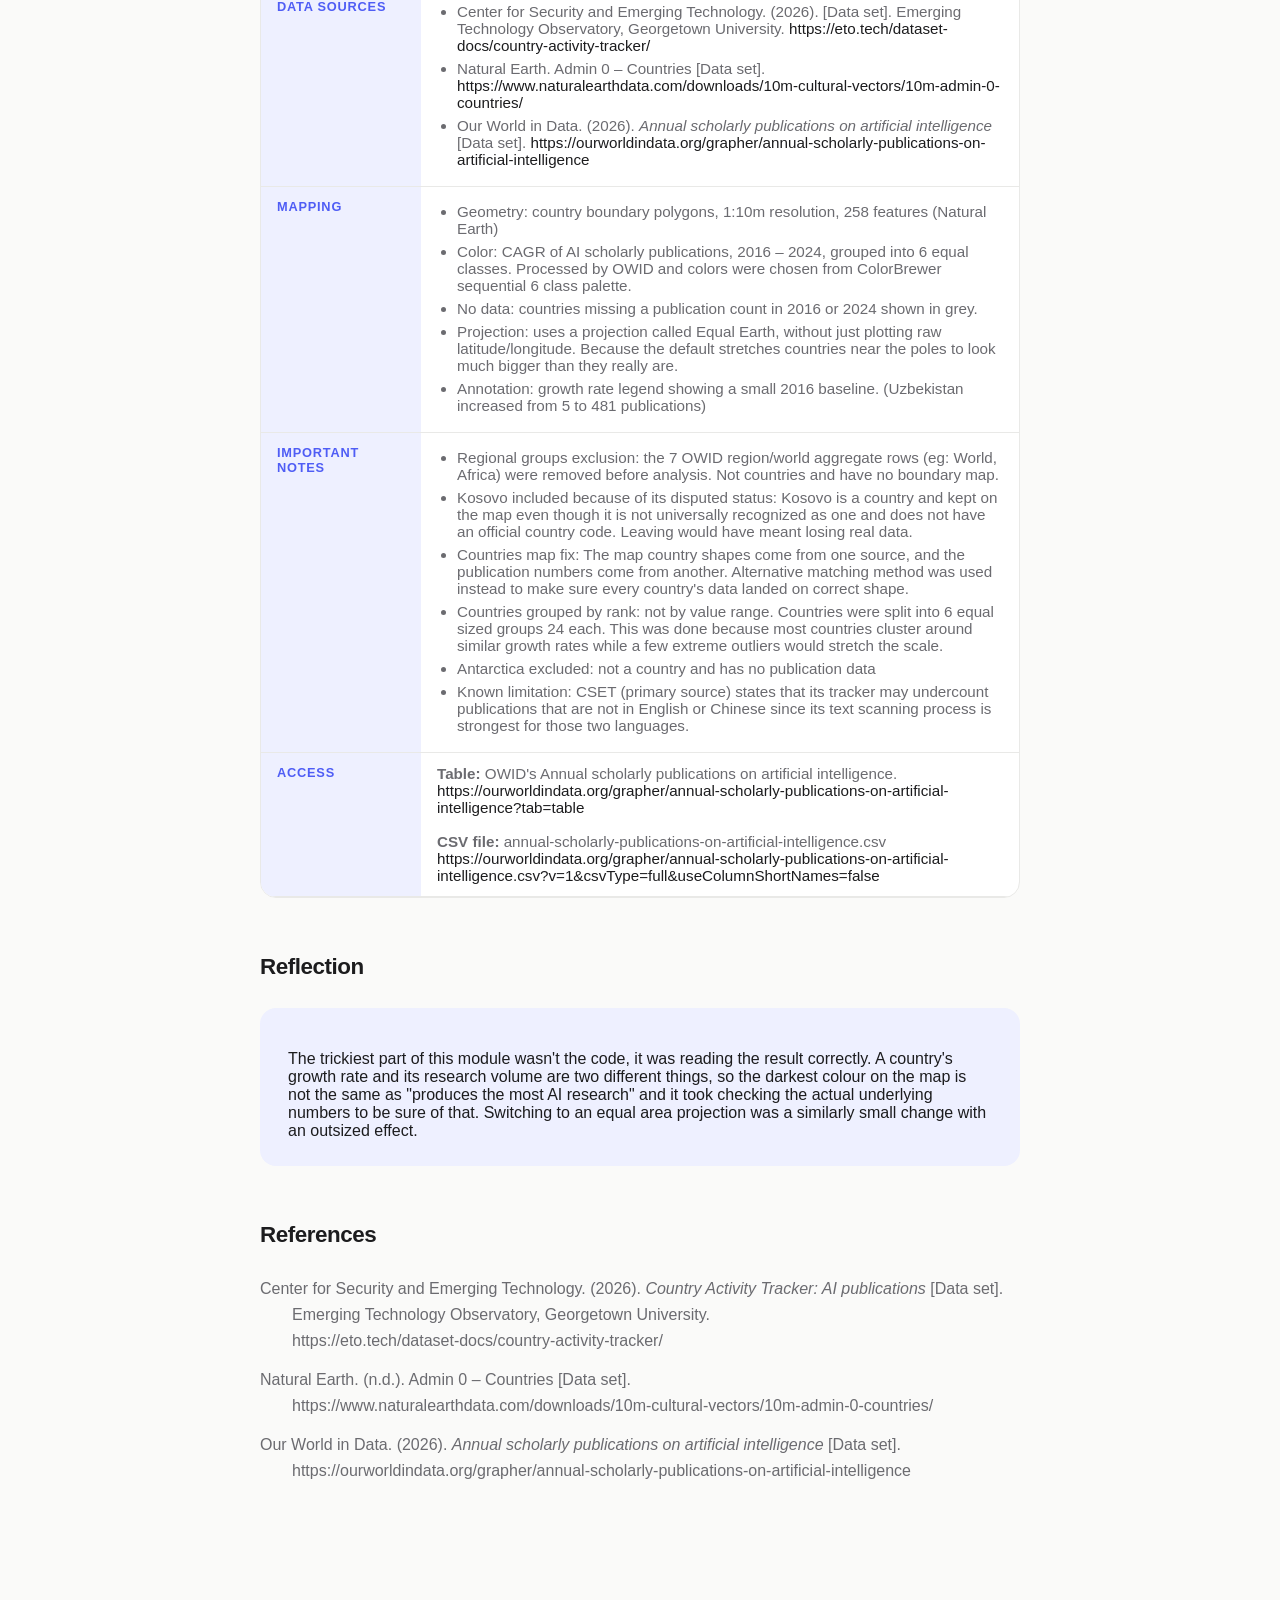
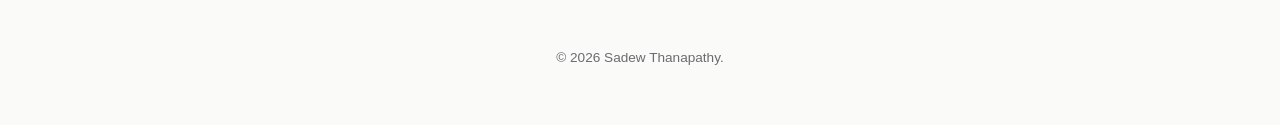
<file: ai-research-growth-map.html>
<!DOCTYPE html>
<html lang="en">
<head>
<meta charset="UTF-8">
<meta name="viewport" content="width=device-width, initial-scale=1.0">
<title>Mapping the Growth of AI Research Around the World — Sadew Thanapathy</title>
<link rel="stylesheet" href="styles.css">
</head>
<body>

<nav id="nav">
  <div class="logo"><a href="index.html" style="color:inherit;">ST</a></div>
  <ul>
    <li><a href="index.html#about">About</a></li>
    <li><a href="index.html#education">Education</a></li>
    <li><a href="index.html#projects">Projects</a></li>
    <li><a href="index.html#life">Life</a></li>
    <li><a href="index.html#contact">Contact</a></li>
  </ul>
</nav>

<section style="padding-top: 160px;">
  <div class="post-header">
    <div class="section-label">Module 8 Portfolio Exercise</div>
    <h1 class="post-title">Mapping the Growth of AI Research Around the World</h1>
    <p class="post-meta">Published 26 September 2026. Portfolio Part II, Bundle I</p>
  </div>

  <div class="post-body">

    <p class="about-text">
      For Module 8 I built an original choropleth map showing how fast each country's AI research
      output grew between 2016 and 2024, using country boundary data joined to a
      compound annual growth rate (CAGR) computed from CSET's publication counts. Full sourcing,
     choices, and known limitations are documented in the data card below.
    </p>

    <h2>The Visualisation</h2>
    <figure class="final-figure">
      <img src="media/module8/ai_cagr_choropleth.png" alt="Choropleth map of compound annual growth rate in AI publications by country, 2016 to 2024">
      <figcaption>Figure 1. Compound annual growth rate (CAGR) in AI scholarly publications by country, 2016–2024. Data: Center for Security and Emerging Technology (2026); boundaries: Natural Earth (n.d.).</figcaption>
    </figure>

    <h2>Why a Choropleth</h2>
    <p class="about-text">
      Choropleth maps were chosen over a cartogram or proportional symbol map because the underlying
      variable, CAGR, is a rate that applies evenly across each country's whole territory, which is
      exactly what choropleths are built to show through shaded regions.
    </p>

    <h2>Data Card</h2>
    <div class="table-wrap">
      <table class="verify-table datacard-table">
        <tbody>
          <tr>
            <th>Title</th>
            <td>Compound annual growth rate of AI scholarly publications, by country (2016–2024)</td>
          </tr>
          <tr>
            <th>Summary</th>
            <td>
              A choropleth map of the world showing the growth of AI scholarly publications of each 
              country from 2016 to 2024 in terms of Compound Annual Growth Rate (CAGR). Six equally sized 
              classes of countries based on a sequential color scale. 44 out of 190 countries do not have 
              CAGR (zero publications in any year). They are shown in grey instead of removing from the map.
              An equal earth projection is employed to show the true size of country's territory.  
            </td>
          </tr>
          <tr>
            <th>Data Sources</th>
            <td>
              <ul>
                <li>Center for Security and Emerging Technology. (2026). [Data set]. Emerging Technology Observatory, Georgetown University. <a href="https://eto.tech/dataset-docs/country-activity-tracker/" target="_blank" rel="noopener">https://eto.tech/dataset-docs/country-activity-tracker/</a></li>
                <li>Natural Earth. Admin 0 – Countries [Data set]. <a href="https://www.naturalearthdata.com/downloads/10m-cultural-vectors/10m-admin-0-countries/" target="_blank" rel="noopener">https://www.naturalearthdata.com/downloads/10m-cultural-vectors/10m-admin-0-countries/</a></li>
                <li>Our World in Data. (2026). <em>Annual scholarly publications on artificial intelligence</em> [Data set]. <a href="https://ourworldindata.org/grapher/annual-scholarly-publications-on-artificial-intelligence" target="_blank" rel="noopener">https://ourworldindata.org/grapher/annual-scholarly-publications-on-artificial-intelligence</a></li>
              </ul>
            </td>
          </tr>
          <tr>
            <th>Mapping</th>
            <td>
              <ul>
                <li>Geometry: country boundary polygons, 1:10m resolution, 258 features (Natural Earth) </li>
                <li>Color: CAGR of AI scholarly publications, 2016 – 2024, grouped into 6 equal classes. Processed by OWID and colors were chosen from ColorBrewer sequential 6 class palette.  </li>
                <li>No data: countries missing a publication count in 2016 or 2024 shown in grey. </li>
                <li>Projection: uses a projection called Equal Earth, without just plotting raw latitude/longitude. Because the default stretches countries near the poles to look much bigger than they really are.  </li>
                <li>Annotation: growth rate legend showing a small 2016 baseline. (Uzbekistan increased from 5 to 481 publications) </li>
              </ul>
            </td>
          </tr>
          <tr>
            <th>Important Notes</th>
            <td>
              <ul>
                <li>Regional groups exclusion: the 7 OWID region/world aggregate rows (eg: World, Africa) were removed before analysis. Not countries and have no boundary map. </li>
                <li>Kosovo included because of its disputed status: Kosovo is a country and kept on the map even though it is not universally recognized as one and does not have an official country code. Leaving would have meant losing real data.</li>
                <li>Countries map fix: The map country shapes come from one source, and the publication numbers come from another. Alternative matching method was used instead to make sure every country's data landed on correct shape.  </li>
                <li>Countries grouped by rank: not by value range. Countries were split into 6 equal sized groups 24 each. This was done because most countries cluster around similar growth rates while a few extreme outliers would stretch the scale. </li>
                <li>Antarctica excluded: not a country and has no publication data</li>
                <li>Known limitation: CSET (primary source) states that its tracker may undercount publications that are not in English or Chinese since its text scanning process is strongest for those two languages.</li>
              </ul>
            </td>
          </tr>
          <tr>
            <th>Access</th>
            <td>
              <strong>Table:</strong> OWID's Annual scholarly publications on artificial intelligence.<br>
              <a href="https://ourworldindata.org/grapher/annual-scholarly-publications-on-artificial-intelligence?tab=table" target="_blank" rel="noopener">https://ourworldindata.org/grapher/annual-scholarly-publications-on-artificial-intelligence?tab=table</a>
              <br><br>
              <strong>CSV file:</strong> annual-scholarly-publications-on-artificial-intelligence.csv<br>
              <a href="https://ourworldindata.org/grapher/annual-scholarly-publications-on-artificial-intelligence.csv?v=1&csvType=full&useColumnShortNames=false" target="_blank" rel="noopener">https://ourworldindata.org/grapher/annual-scholarly-publications-on-artificial-intelligence.csv?v=1&csvType=full&useColumnShortNames=false</a>
            </td>
          </tr>
        </tbody>
      </table>
    </div>

    <h2>Reflection</h2>
    <div class="reflection-box">
      <p>
        The trickiest part of this module wasn't the code, it was reading the result correctly.
        A country's growth rate and its research volume are two different things, so the darkest
        colour on the map is not the same as "produces the most AI research" and it took checking
        the actual underlying numbers to be sure of that. Switching to an equal area projection was
        a similarly small change with an outsized effect.
      </p>
    </div>

    <h2>References</h2>
    <ul class="post-refs">
      <li>Center for Security and Emerging Technology. (2026). <em>Country Activity Tracker: AI publications</em> [Data set]. Emerging Technology Observatory, Georgetown University. <br>https://eto.tech/dataset-docs/country-activity-tracker/</li>
      <li>Natural Earth. (n.d.). Admin 0 – Countries [Data set].<br> https://www.naturalearthdata.com/downloads/10m-cultural-vectors/10m-admin-0-countries/</li>
      <li>Our World in Data. (2026). <em>Annual scholarly publications on artificial intelligence</em> [Data set].<br> https://ourworldindata.org/grapher/annual-scholarly-publications-on-artificial-intelligence</li>
    </ul>

  </div>
</section>

<footer>
  © <span id="year"></span> Sadew Thanapathy.
</footer>

<script src="script.js"></script>

</body>
</html>
</file>
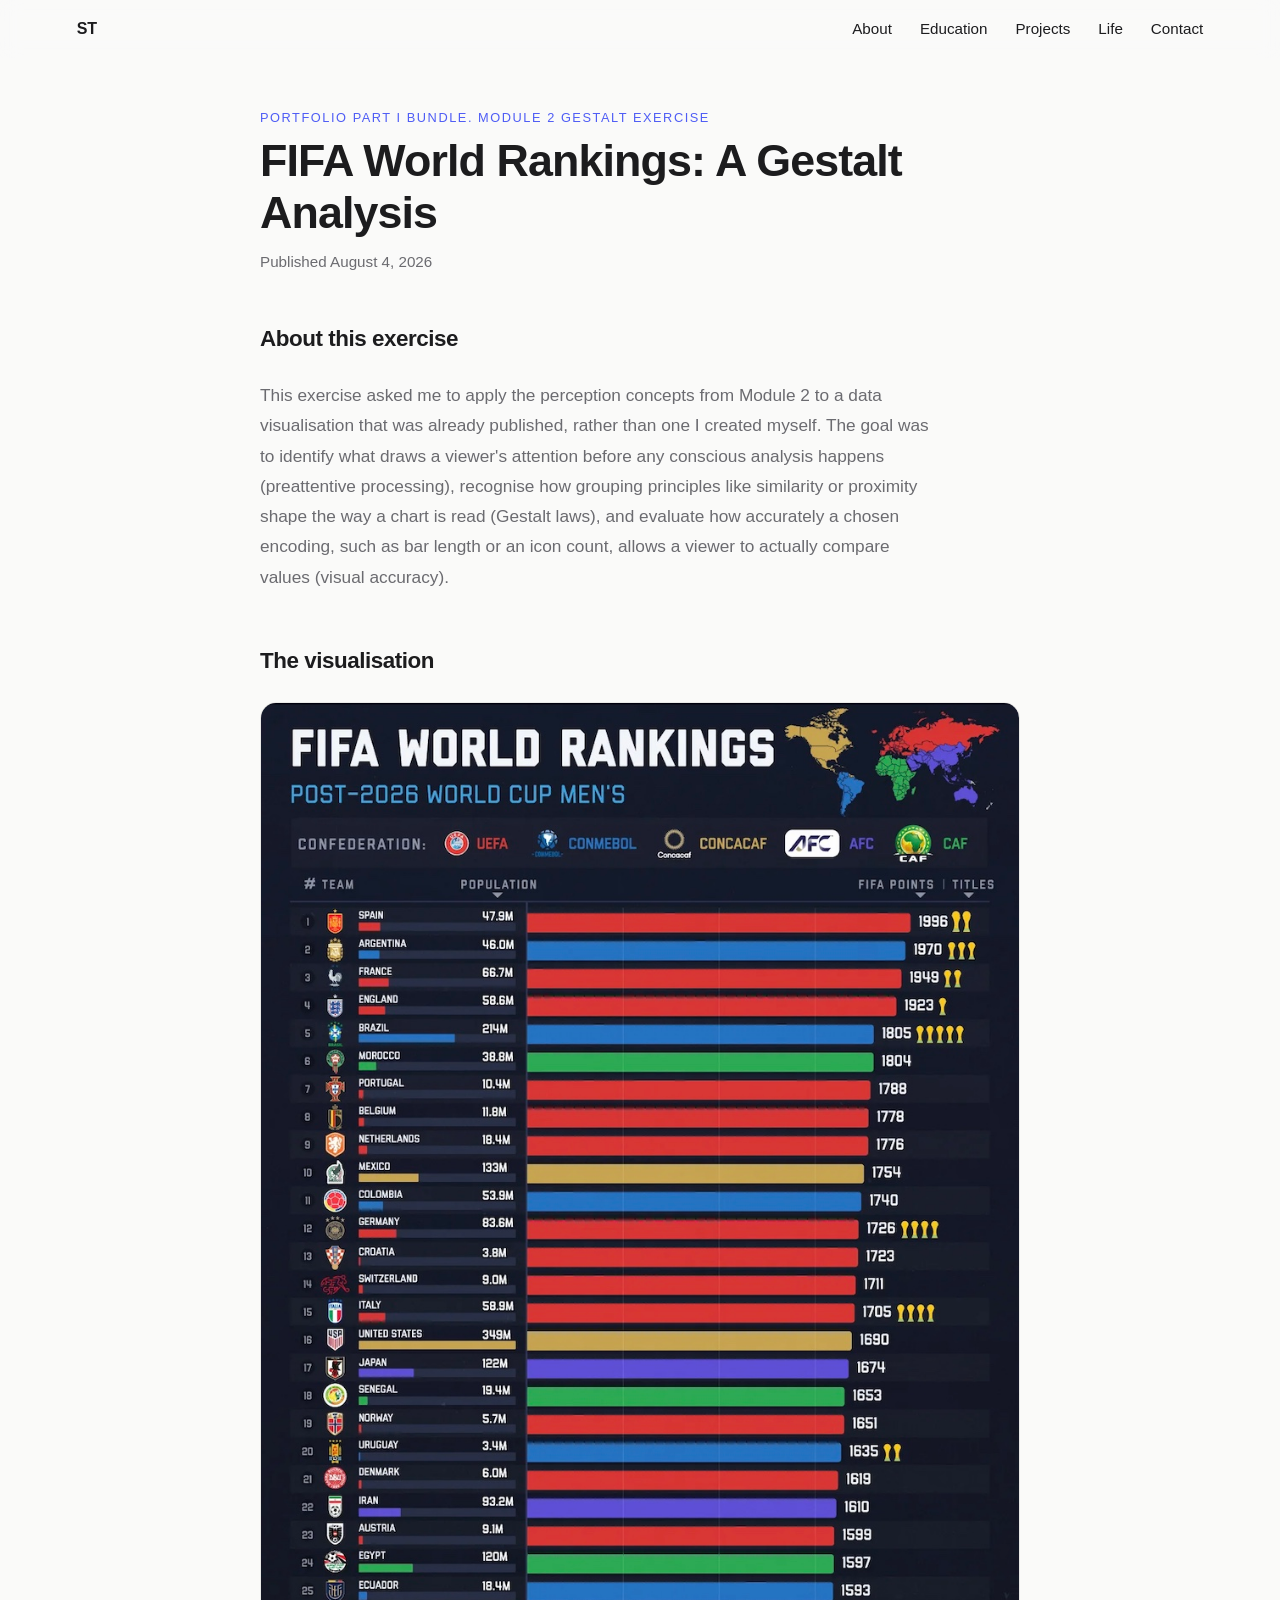
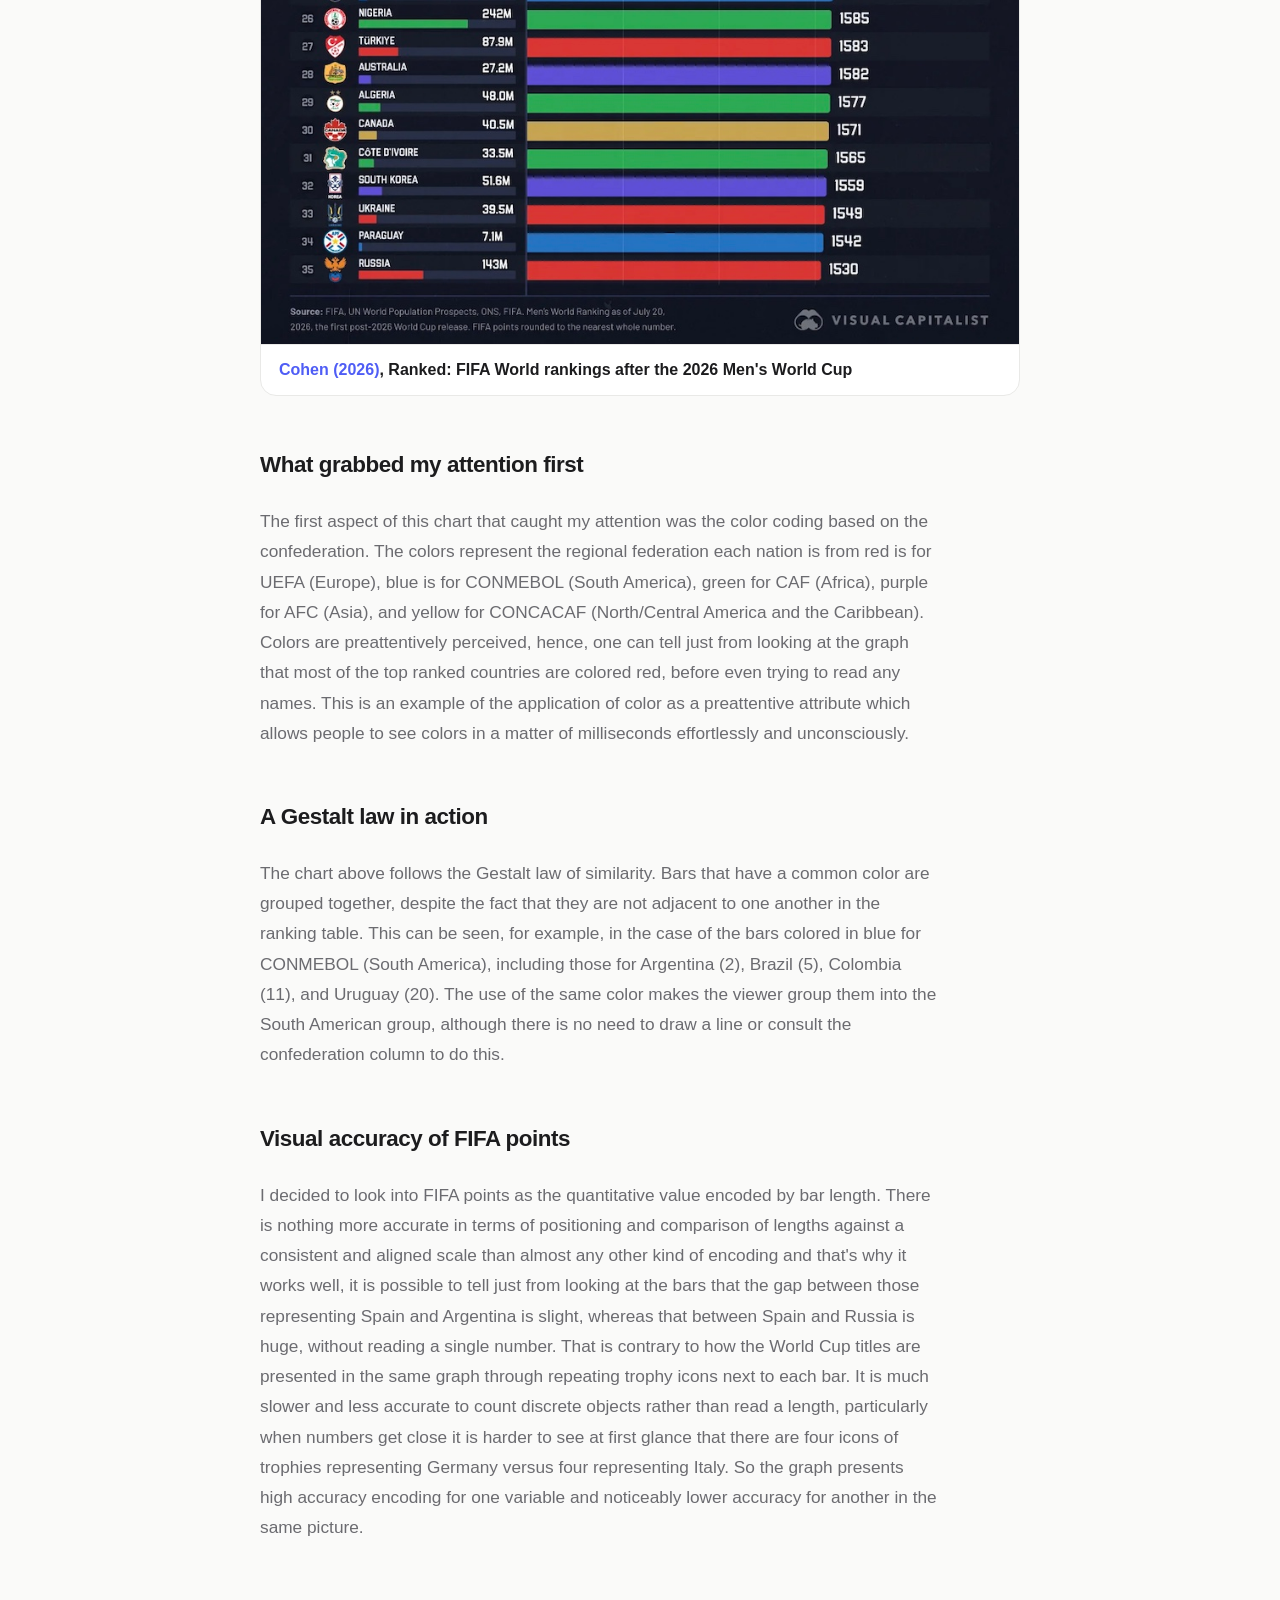
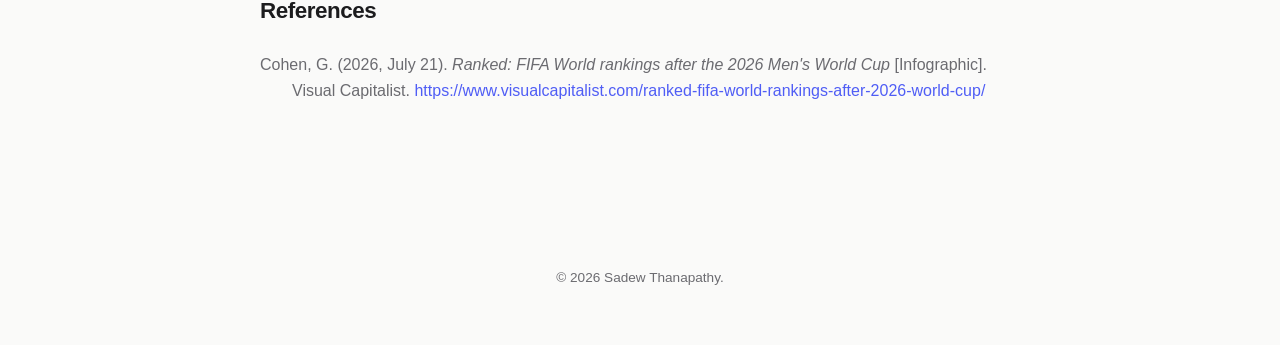
<file: gestalt-exercise.html>
<!DOCTYPE html>
<html lang="en">
<head>
<meta charset="UTF-8">
<meta name="viewport" content="width=device-width, initial-scale=1.0">
<title>FIFA World Rankings: A Gestalt Analysis, Sadew Thanapathy</title>
<link rel="stylesheet" href="styles.css">
</head>
<body>

<!-- Nav: links point back to index.html sections since this is a sub page -->
<nav id="nav">
  <div class="logo"><a href="index.html" style="color:inherit;">ST</a></div>
  <ul>
    <li><a href="index.html#about">About</a></li>
    <li><a href="index.html#education">Education</a></li>
    <li><a href="index.html#projects">Projects</a></li>
    <li><a href="index.html#life">Life</a></li>
    <li><a href="index.html#contact">Contact</a></li>
  </ul>
</nav>

<section>
  <div class="post-header" style="opacity:1;">
    <div class="section-label">Portfolio Part I Bundle. Module 2 Gestalt Exercise</div>
    <h1 class="post-title">FIFA World Rankings: A Gestalt Analysis</h1>
    <p class="post-meta">Published August 4, 2026</p>
  </div>

  <div class="post-body" style="opacity:1;">

    <h2>About this exercise</h2>
    <p class="about-text">
      This exercise asked me to apply the perception concepts from Module 2 to
      a data visualisation that was already published, rather than one I
      created myself. The goal was to identify what draws a viewer's
      attention before any conscious analysis happens (preattentive
      processing), recognise how grouping principles like similarity or
      proximity shape the way a chart is read (Gestalt laws), and evaluate
      how accurately a chosen encoding, such as bar length or an icon count,
      allows a viewer to actually compare values (visual accuracy).
    </p>

    <!-- Image cited via anchor link down to #ref-cohen below -->
    <h2>The visualisation</h2>
    <figure class="final-figure">
      <img src="media/gestalt/fifa_rankings.JPG" alt="Bar chart ranking the top 35 men's national football teams by FIFA points after the 2026 World Cup, colour-coded by confederation, with population and World Cup title counts shown alongside each bar.">
      <figcaption>
        <a href="#ref-cohen">Cohen (2026)</a>, Ranked: FIFA World rankings after the 2026 Men's World Cup
      </figcaption>
    </figure>

    <h2>What grabbed my attention first</h2>
    <p class="about-text">
      The first aspect of this chart that caught my attention was the color coding based on
       the confederation. The colors represent the regional federation each nation is from 
       red is for UEFA (Europe), blue is for CONMEBOL (South America), green for CAF (Africa), 
       purple for AFC (Asia), and yellow for CONCACAF (North/Central America and the Caribbean). 
       Colors are preattentively perceived, hence, one can tell just from looking at the graph 
       that most of the top ranked countries are colored red, before even trying to read any names. 
       This is an example of the application of color as a preattentive attribute which allows people 
       to see colors in a matter of milliseconds effortlessly and unconsciously.
    </p>

    <h2>A Gestalt law in action</h2>
    <p class="about-text">
      The chart above follows the Gestalt law of similarity.
       Bars that have a common color are grouped together, 
       despite the fact that they are not adjacent to one another in the ranking table.
        This can be seen, for example, in the case of the bars 
        colored in blue for CONMEBOL (South America), including those for Argentina (2),
         Brazil (5), Colombia (11), and Uruguay (20). The use of the same color makes 
         the viewer group them into the South American group, although there is no need to 
         draw a line or consult the confederation column to do this.
    </p>

    <h2>Visual accuracy of FIFA points</h2>
    <p class="about-text">
      I decided to look into FIFA points as the quantitative value encoded by bar length. 
      There is nothing more accurate in terms of positioning and comparison of lengths against
       a consistent and aligned scale than almost any other kind of encoding and that's why it 
       works well, it is possible to tell just from looking at the bars that the gap between those 
       representing Spain and Argentina is slight, whereas that between Spain and Russia is huge, 
       without reading a single number. That is contrary to how the World Cup titles are presented 
       in the same graph through repeating trophy icons next to each bar. It is much slower and 
       less accurate to count discrete objects rather than read a length, particularly when 
       numbers get close it is harder to see at first glance that there are four icons of 
       trophies representing Germany versus four representing Italy. So the graph presents 
       high accuracy encoding for one variable and noticeably lower accuracy for another in the same picture.
    </p>

    <!-- id="ref-cohen" is the target for the citation link in the figcaption above -->
    <h2>References</h2>
    <ul class="post-refs">
      <li id="ref-cohen">Cohen, G. (2026, July 21). <em>Ranked: FIFA World rankings after the 2026 Men's World Cup</em> [Infographic]. Visual Capitalist. <a href="https://www.visualcapitalist.com/ranked-fifa-world-rankings-after-2026-world-cup/" target="_blank" rel="noopener">https://www.visualcapitalist.com/ranked-fifa-world-rankings-after-2026-world-cup/</a></li>
    </ul>
  </div>
</section>

<footer>
  © <span id="year"></span> Sadew Thanapathy.
</footer>

<script src="script.js"></script>
</body>
</html>
</file>
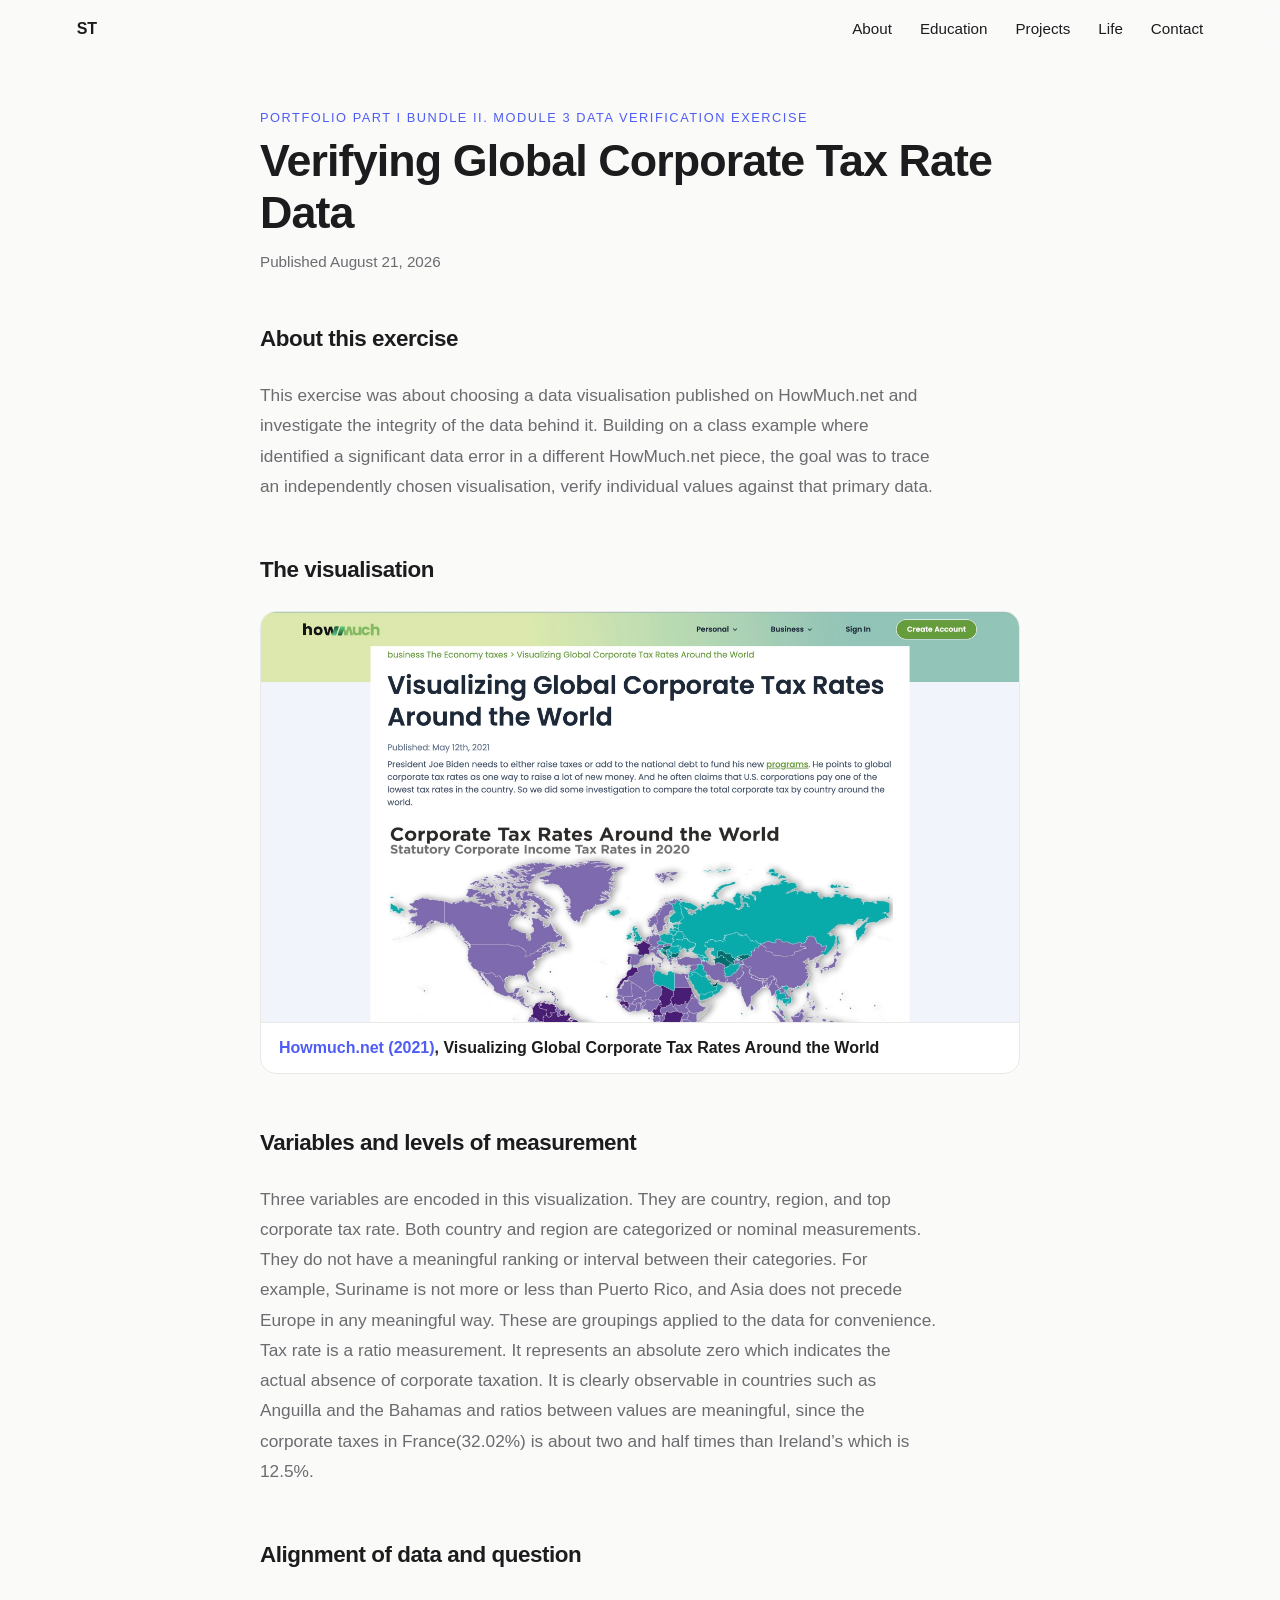
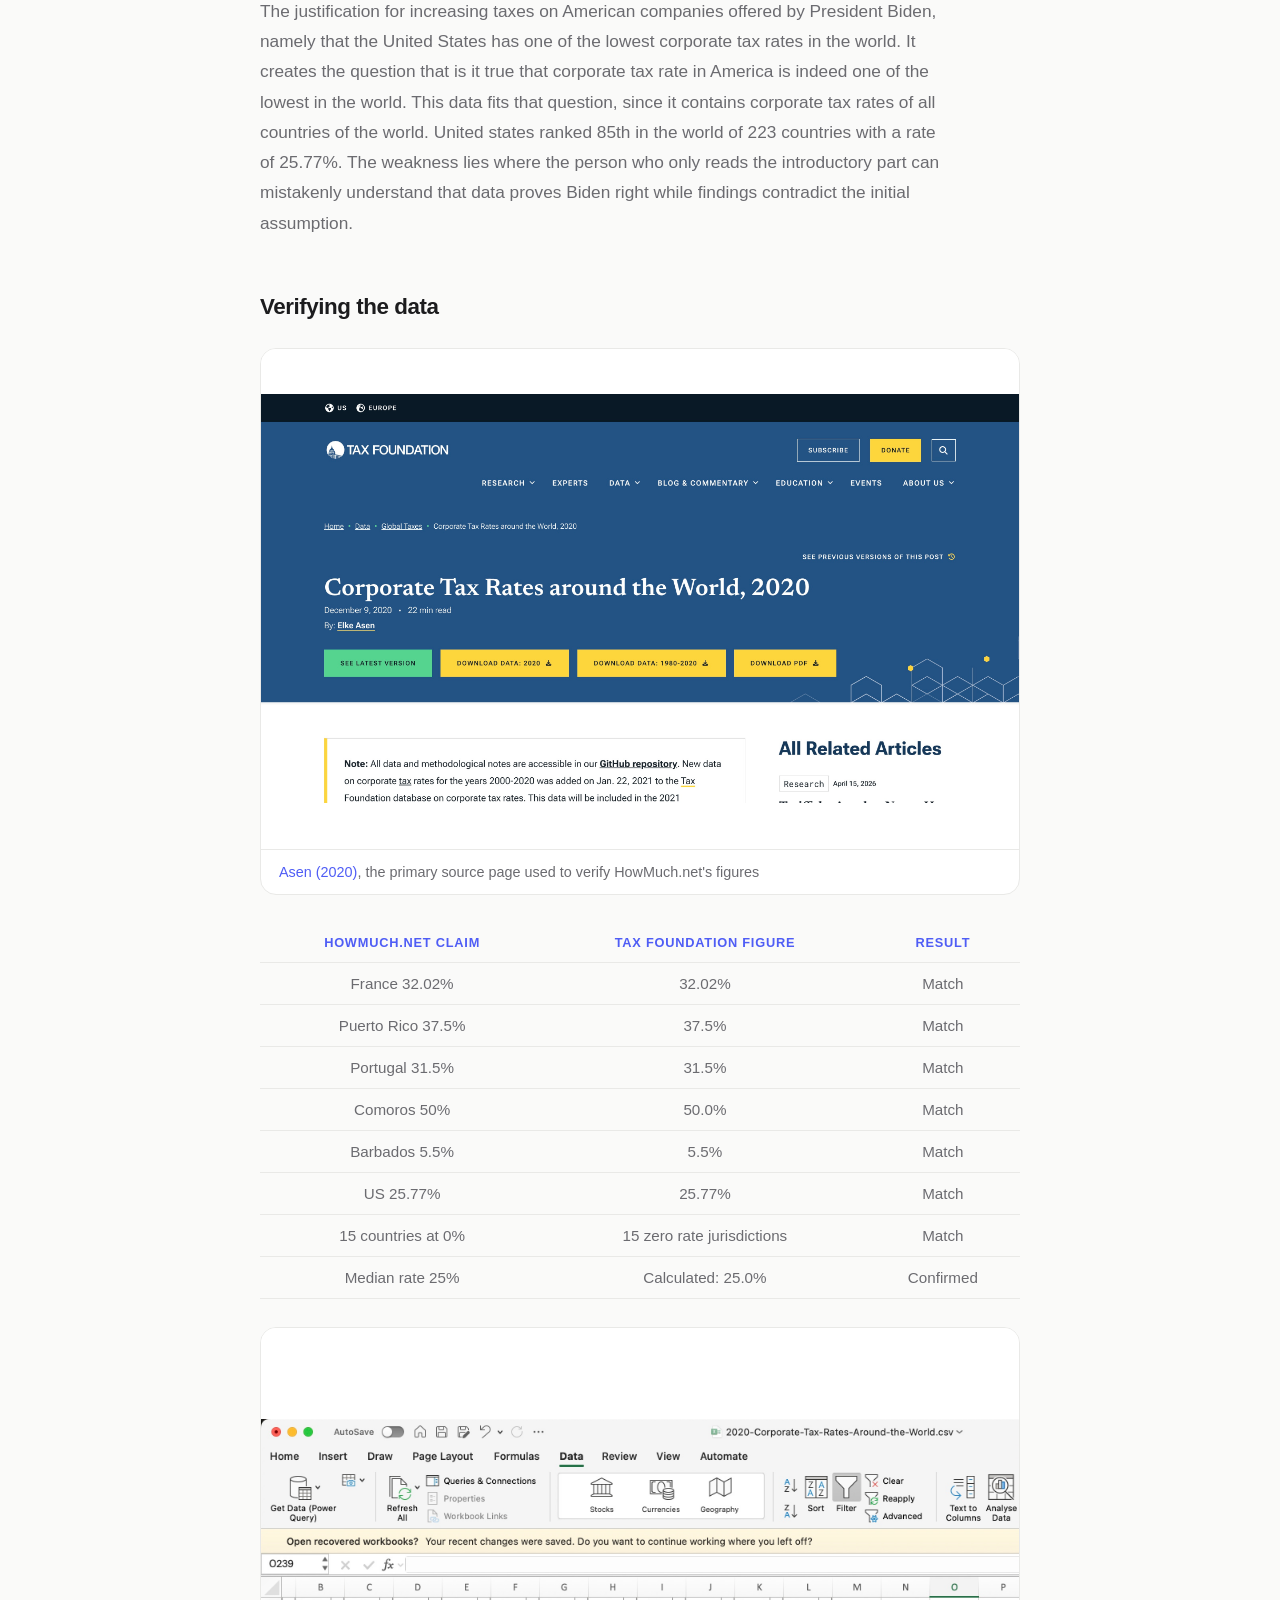
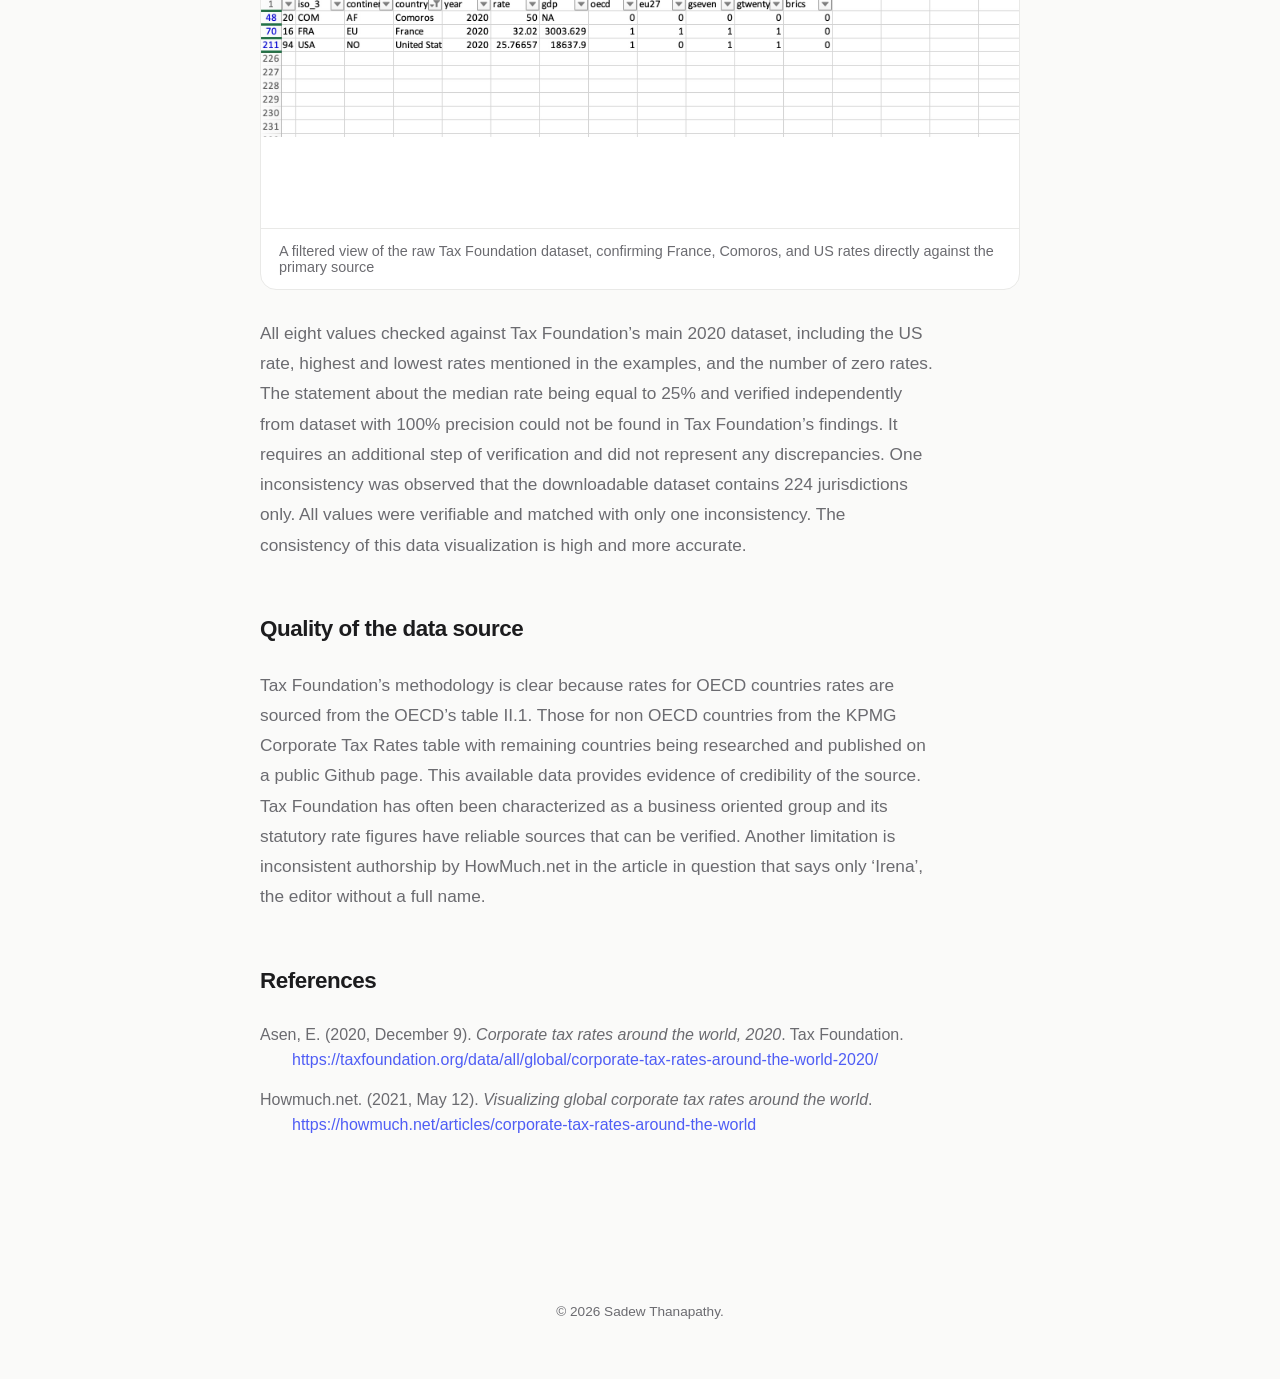
<file: tax_verification.html>
<!DOCTYPE html>
<html lang="en">
<head>
<meta charset="UTF-8">
<meta name="viewport" content="width=device-width, initial-scale=1.0">
<title>Verifying Global Corporate Tax Rate Data, Sadew Thanapathy</title>
<link rel="stylesheet" href="styles.css">
</head>
<body>

<nav id="nav">
  <div class="logo"><a href="index.html" style="color:inherit;">ST</a></div>
  <ul>
    <li><a href="index.html#about">About</a></li>
    <li><a href="index.html#education">Education</a></li>
    <li><a href="index.html#projects">Projects</a></li>
    <li><a href="index.html#life">Life</a></li>
    <li><a href="index.html#contact">Contact</a></li>
  </ul>
</nav>

<section>
  <div class="post-header" style="opacity:1;">
    <div class="section-label">Portfolio Part I Bundle II. Module 3 Data Verification Exercise</div>
    <h1 class="post-title">Verifying Global Corporate Tax Rate Data</h1>
    <p class="post-meta">Published August 21, 2026</p>
  </div>

  <div class="post-body" style="opacity:1;">

    <h2>About this exercise</h2>
    <p class="about-text">
      This exercise was about choosing a data visualisation published on HowMuch.net
      and investigate the integrity of the data behind it. Building on a class 
      example where identified a significant data error in a 
      different HowMuch.net piece, the goal was to trace
      an independently chosen visualisation, verify
      individual values against that primary data. 
    </p>

    <h2>The visualisation</h2>
    <figure class="final-figure">
      <img src="media/tax/corporate-tax-rates.jpg" alt="World map showing statutory corporate income tax rates by country in 2020.">
      <figcaption>
        <a href="#ref-howmuch">Howmuch.net (2021)</a>, Visualizing Global Corporate Tax Rates Around the World
      </figcaption>
    </figure>

    <h2>Variables and levels of measurement</h2>
    <p class="about-text">
        Three variables are encoded in this visualization.
        They are country, region, and top corporate tax rate. 
        Both country and region are categorized or nominal measurements.
        They do not have a meaningful ranking or interval between their categories.
        For example, Suriname is not more or less than Puerto Rico, and Asia 
        does not precede Europe in any meaningful way. 
        These are groupings applied to the data for convenience. 
        Tax rate is a ratio measurement. It represents an absolute 	
        zero which indicates the actual absence of corporate taxation.
         It is clearly observable in countries such as Anguilla and the Bahamas 
         and ratios between values are meaningful, since the corporate taxes in France(32.02%) 
         is about two and half times than  Ireland’s which is 12.5%. 
      
    </p>

    <h2>Alignment of data and question</h2>
    <p class="about-text">
        The justification for increasing taxes on American companies 
        offered by President Biden, namely that the United States has one of 
        the lowest corporate tax rates in the world. It creates the question 
        that is it true that corporate tax rate in America is indeed one of the 
        lowest in the world. This data fits that question, since it contains corporate 
        tax rates of all countries of the world. United states ranked 85th in the world of 
        223 countries with a rate of 25.77%. The weakness lies where the person who only 
        reads the introductory part can mistakenly understand that data proves Biden right 
        while findings contradict the initial assumption.  
      
    </p>

    <h2>Verifying the data</h2>
    <figure class="stage-figure">
    <img src="media/tax/tax-foundation-source.jpg" alt="Tax Foundation webpage showing the Corporate Tax Rates around the World, 2020 report, authored by Elke Asen, published December 9, 2020.">
    <figcaption><a href="#ref-asen">Asen (2020)</a>, the primary source page used to verify HowMuch.net's figures</figcaption>
    </figure>
    
    <table class="verify-table">
      <thead>
        <tr><th>HowMuch.net claim</th><th>Tax Foundation figure</th><th>Result</th></tr>
      </thead>
      <tbody>
        <tr><td>France 32.02%</td><td>32.02%</td><td>Match</td></tr>
        <tr><td>Puerto Rico 37.5%</td><td>37.5%</td><td>Match</td></tr>
        <tr><td>Portugal 31.5%</td><td>31.5%</td><td>Match</td></tr>
        <tr><td>Comoros 50%</td><td>50.0%</td><td>Match</td></tr>
        <tr><td>Barbados 5.5%</td><td>5.5%</td><td>Match</td></tr>
        <tr><td>US 25.77%</td><td>25.77%</td><td>Match</td></tr>
        <tr><td>15 countries at 0%</td><td>15 zero rate jurisdictions</td><td>Match</td></tr>
        <tr><td>Median rate 25%</td><td>Calculated: 25.0%</td><td>Confirmed</td></tr>
      </tbody>
    </table>

    <figure class="stage-figure">
    <img src="media/tax/excel-verification.jpg" alt="Filtered spreadsheet view showing France, Comoros, and United States rows from the Tax Foundation 2020 dataset, confirming the tax rates 32.02%, 50%, and 25.77% respectively.">
    <figcaption>A filtered view of the raw Tax Foundation dataset, confirming France, Comoros, and US rates directly against the primary source</figcaption>
    </figure>

    <p class="about-text">
      All eight values checked against Tax Foundation’s main 2020 dataset, 
      including the US rate, highest and lowest rates mentioned in the examples,
      and the number of zero rates. The statement about the median rate being equal to 25% 
      and verified independently from dataset with 100% precision could not be found in Tax Foundation’s 
      findings. It requires an additional step of verification and did not represent any discrepancies. 
      One inconsistency was observed that the downloadable dataset contains 224 jurisdictions only.
      All values were verifiable and matched with only one inconsistency. 
      The consistency of this data visualization is high and more accurate.    
    </p>
     

    <h2>Quality of the data source</h2>
    <p class="about-text">
      Tax Foundation’s methodology is clear because rates for OECD countries rates
       are sourced from the OECD’s table II.1. Those for non OECD countries from the KPMG Corporate Tax Rates 
       table with remaining countries being researched and published on a public Github page. 
       This available data provides evidence of credibility of the source. 
       Tax Foundation has often been characterized as a business oriented group and its statutory rate 
       figures have reliable sources that can be verified. Another limitation is inconsistent authorship 
       by HowMuch.net in the article in question that says only ‘Irena’, the editor without a full name.  
    </p>

    <h2>References</h2>
     <ul class="post-refs">
      <li id="ref-asen">Asen, E. (2020, December 9). <em>Corporate tax rates around the world, 2020</em>. Tax Foundation. <a href="https://taxfoundation.org/data/all/global/corporate-tax-rates-around-the-world-2020/" target="_blank" rel="noopener">https://taxfoundation.org/data/all/global/corporate-tax-rates-around-the-world-2020/</a></li>
      <li id="ref-howmuch">Howmuch.net. (2021, May 12). <em>Visualizing global corporate tax rates around the world</em>. <a href="https://howmuch.net/articles/corporate-tax-rates-around-the-world" target="_blank" rel="noopener">https://howmuch.net/articles/corporate-tax-rates-around-the-world</a></li>
    </ul>
    
  </div>
</section>

<footer>
  © <span id="year"></span> Sadew Thanapathy.
</footer>

<script src="script.js"></script>

    
</body>
</html>
</file>
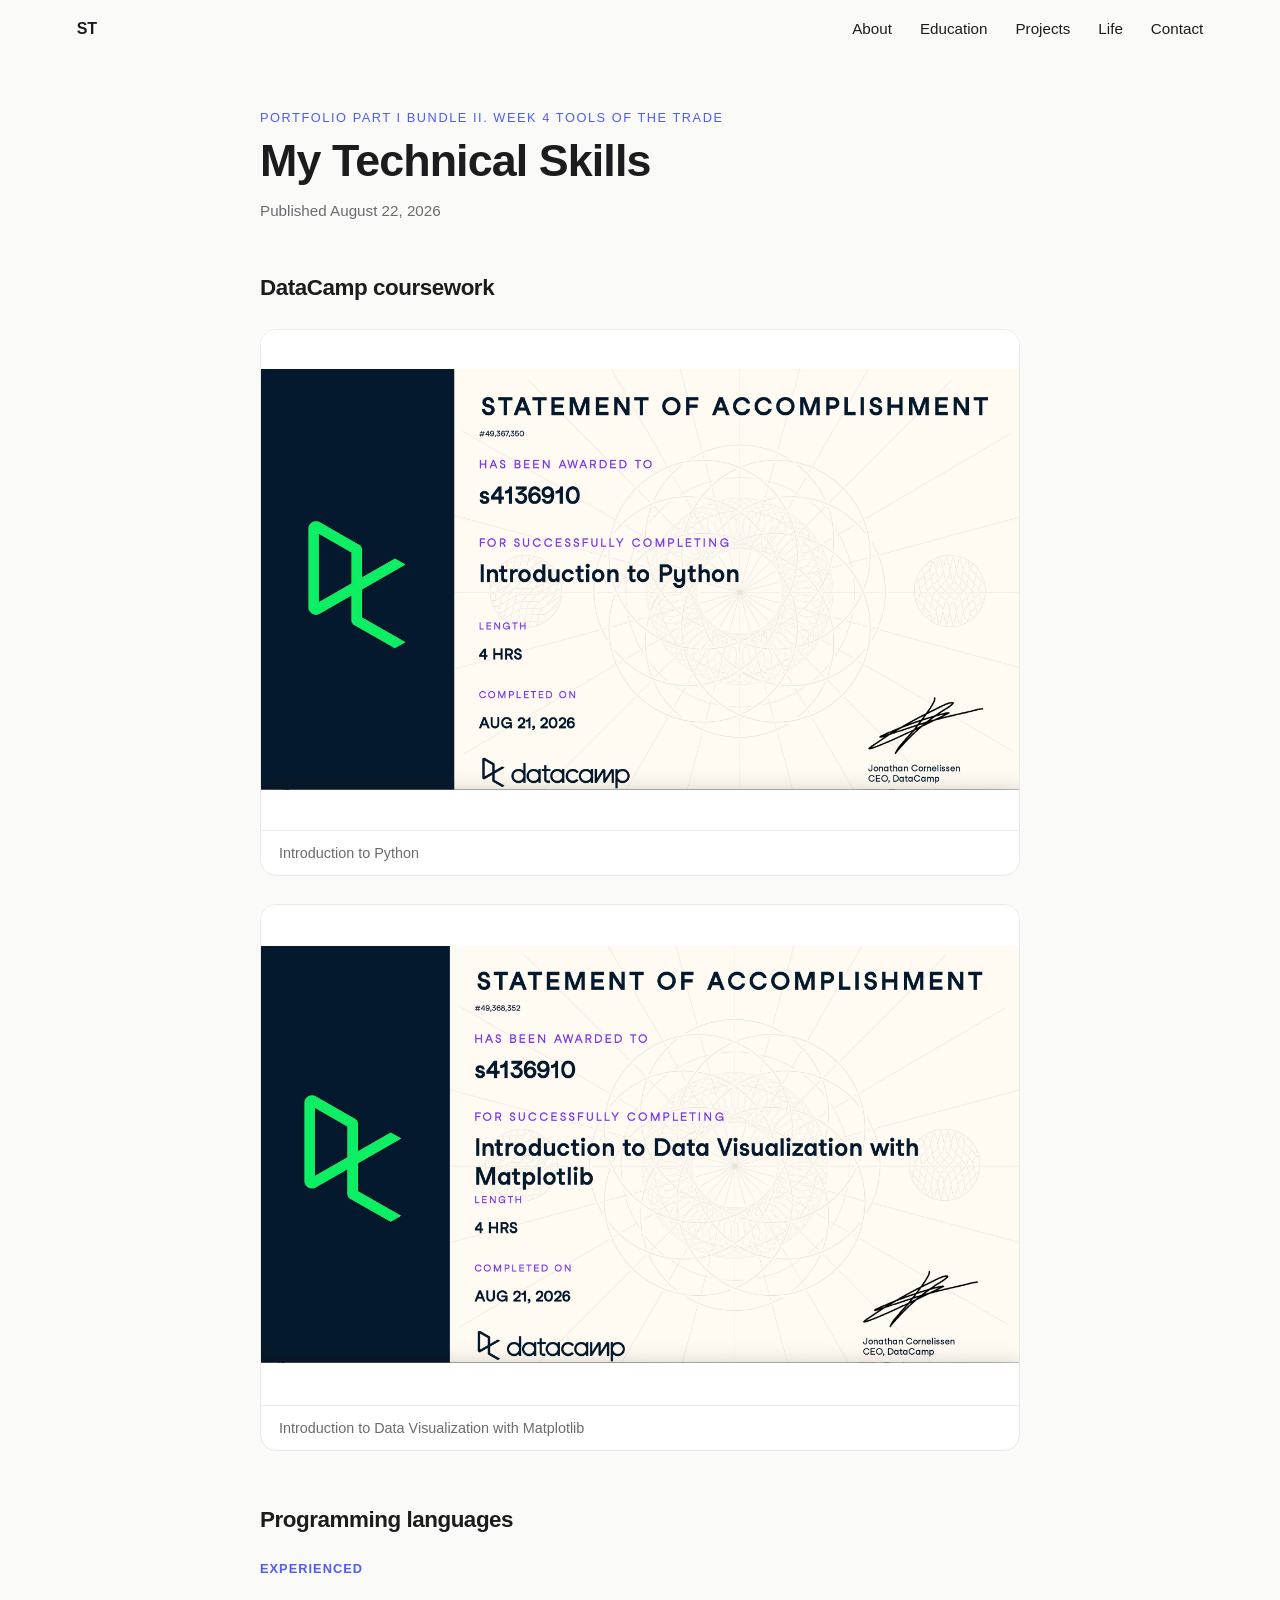
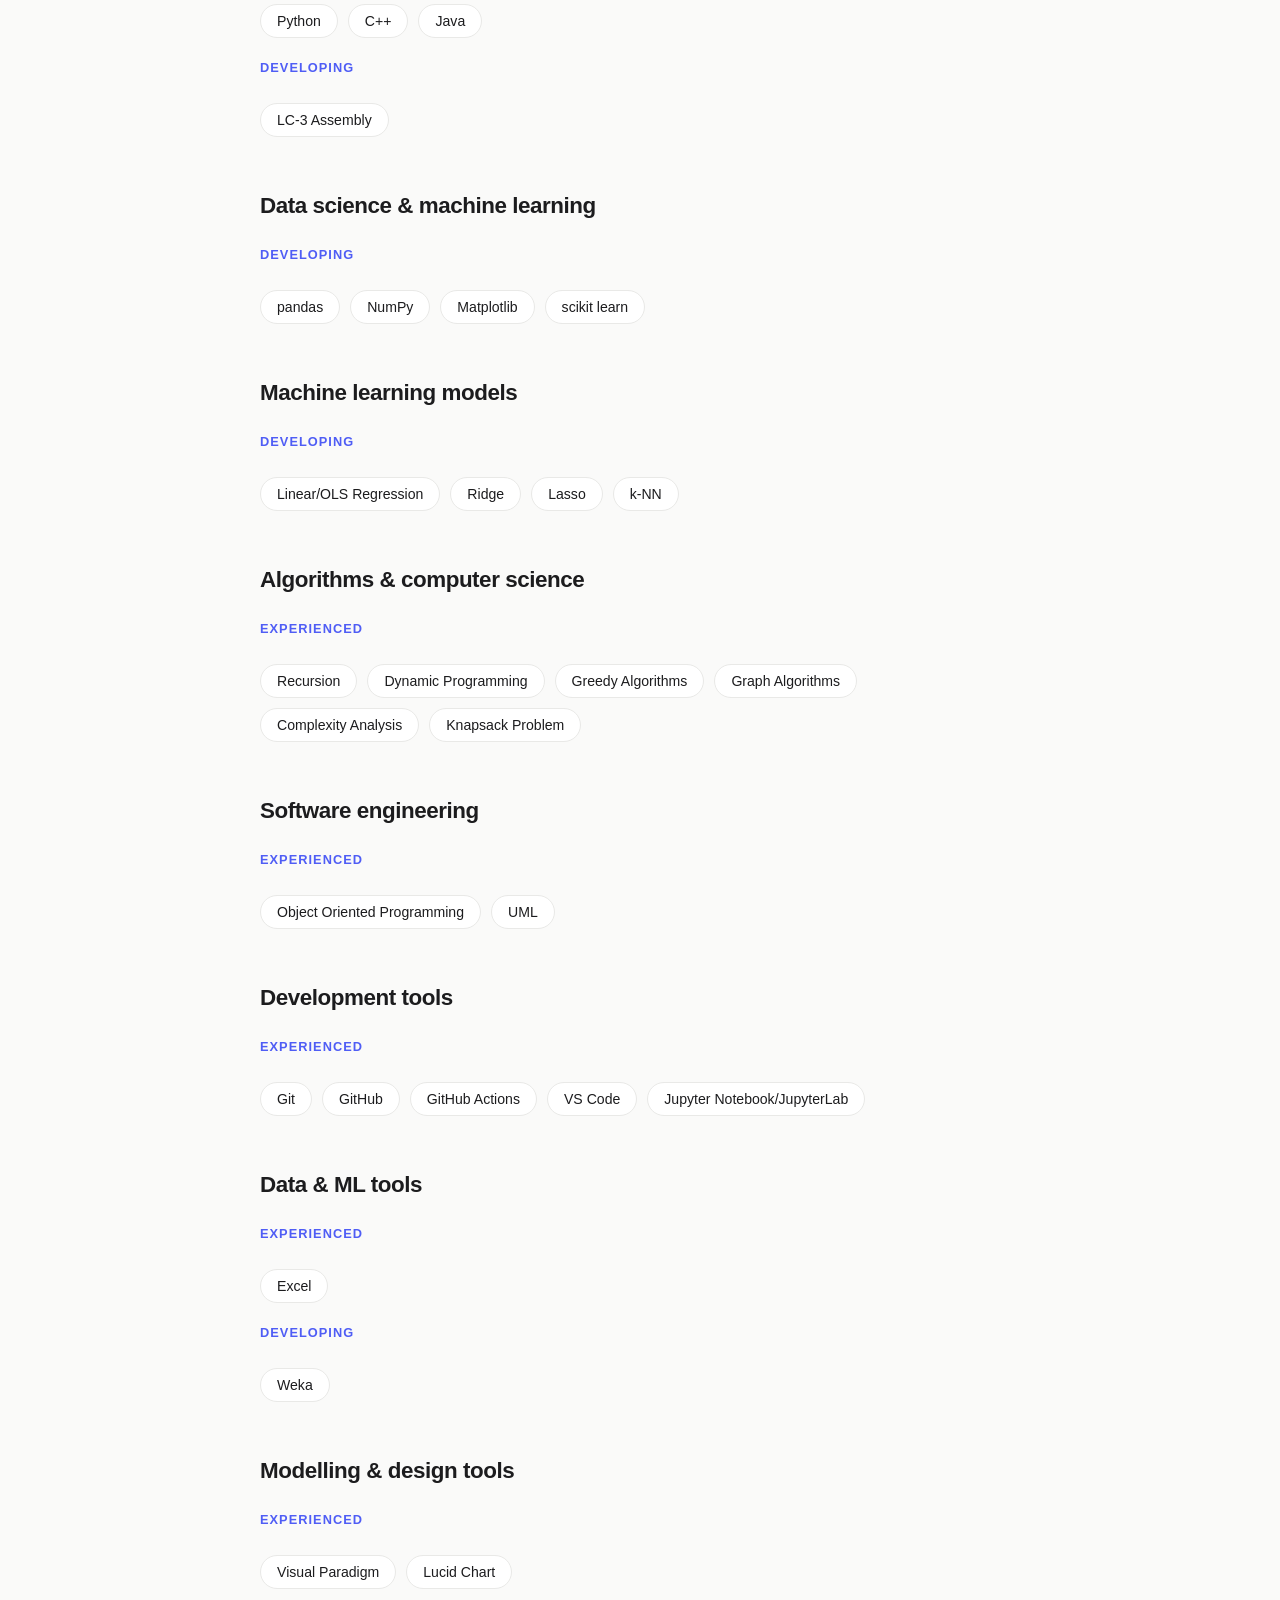
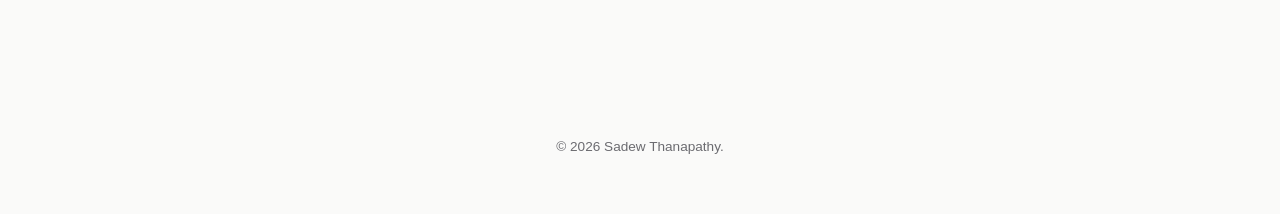
<file: technical-skills.html>
<!DOCTYPE html>
<html lang="en">
<head>
<meta charset="UTF-8">
<meta name="viewport" content="width=device-width, initial-scale=1.0">
<title>My Technical Skills, Sadew Thanapathy</title>
<link rel="stylesheet" href="styles.css">
</head>
<body>

<nav id="nav">
  <div class="logo"><a href="index.html" style="color:inherit;">ST</a></div>
  <ul>
    <li><a href="index.html#about">About</a></li>
    <li><a href="index.html#education">Education</a></li>
    <li><a href="index.html#projects">Projects</a></li>
    <li><a href="index.html#life">Life</a></li>
    <li><a href="index.html#contact">Contact</a></li>
  </ul>
</nav>

<section>
  <div class="post-header" style="opacity:1;">
    <div class="section-label">Portfolio Part I Bundle II. Week 4 Tools of the Trade</div>
    <h1 class="post-title">My Technical Skills</h1>
    <p class="post-meta">Published August 22, 2026</p>
  </div>

  <div class="post-body" style="opacity:1;">

    <h2>DataCamp coursework</h2>
    <figure class="stage-figure">
      <img src="media/skills/datacamp-python.jpg" alt="DataCamp Statement of Accomplishment for Introduction to Python, completed August 21, 2026.">
      <figcaption>Introduction to Python</figcaption>
    </figure>
    <figure class="stage-figure">
      <img src="media/skills/datacamp-matplotlib.jpg" alt="DataCamp Statement of Accomplishment for Introduction to Data Visualization with Matplotlib, completed August 21, 2026.">
      <figcaption>Introduction to Data Visualization with Matplotlib </figcaption>
    </figure>

    <h2>Programming languages</h2>
    <div class="skill-group">
      <span class="skill-level">Experienced</span>
      <div class="skills">
        <span class="skill">Python</span>
        <span class="skill">C++</span>
        <span class="skill">Java</span>
      </div>
    </div>
    <div class="skill-group">
      <span class="skill-level">Developing</span>
      <div class="skills">
        <span class="skill">LC-3 Assembly</span>
      </div>
    </div>

    <h2>Data science & machine learning</h2>
    <div class="skill-group">
      <span class="skill-level">Developing</span>
      <div class="skills">
        <span class="skill">pandas</span>
        <span class="skill">NumPy</span>
        <span class="skill">Matplotlib</span>
        <span class="skill">scikit learn</span>
      </div>
    </div>

    <h2>Machine learning models</h2>
    <div class="skill-group">
      <span class="skill-level">Developing</span>
      <div class="skills">
        <span class="skill">Linear/OLS Regression</span>
        <span class="skill">Ridge</span>
        <span class="skill">Lasso</span>
        <span class="skill">k-NN</span>
      </div>
    </div>

    <h2>Algorithms & computer science</h2>
    <div class="skill-group">
      <span class="skill-level">Experienced</span>
      <div class="skills">
        <span class="skill">Recursion</span>
        <span class="skill">Dynamic Programming</span>
        <span class="skill">Greedy Algorithms</span>
        <span class="skill">Graph Algorithms</span>
        <span class="skill">Complexity Analysis</span>
        <span class="skill">Knapsack Problem</span>
      </div>
    </div>

    <h2>Software engineering</h2>
    <div class="skill-group">
      <span class="skill-level">Experienced</span>
      <div class="skills">
        <span class="skill">Object Oriented Programming</span>
        <span class="skill">UML</span>
      </div>
    </div>

    <h2>Development tools</h2>
    <div class="skill-group">
      <span class="skill-level">Experienced</span>
      <div class="skills">
        <span class="skill">Git</span>
        <span class="skill">GitHub</span>
        <span class="skill">GitHub Actions</span>
        <span class="skill">VS Code</span>
        <span class="skill">Jupyter Notebook/JupyterLab</span>
      </div>
    </div>

    <h2>Data & ML tools</h2>
    <div class="skill-group">
      <span class="skill-level">Experienced</span>
      <div class="skills">
        <span class="skill">Excel</span>
      </div>
    </div>
    <div class="skill-group">
      <span class="skill-level">Developing</span>
      <div class="skills">
        <span class="skill">Weka</span>
      </div>
    </div>

    <h2>Modelling & design tools</h2>
    <div class="skill-group">
      <span class="skill-level">Experienced</span>
      <div class="skills">
        <span class="skill">Visual Paradigm</span>
        <span class="skill">Lucid Chart</span>
      </div>
    </div>

  </div>
</section>

<footer>
  © <span id="year"></span> Sadew Thanapathy.
</footer>

<script src="script.js"></script>
</body>
</html>
</file>
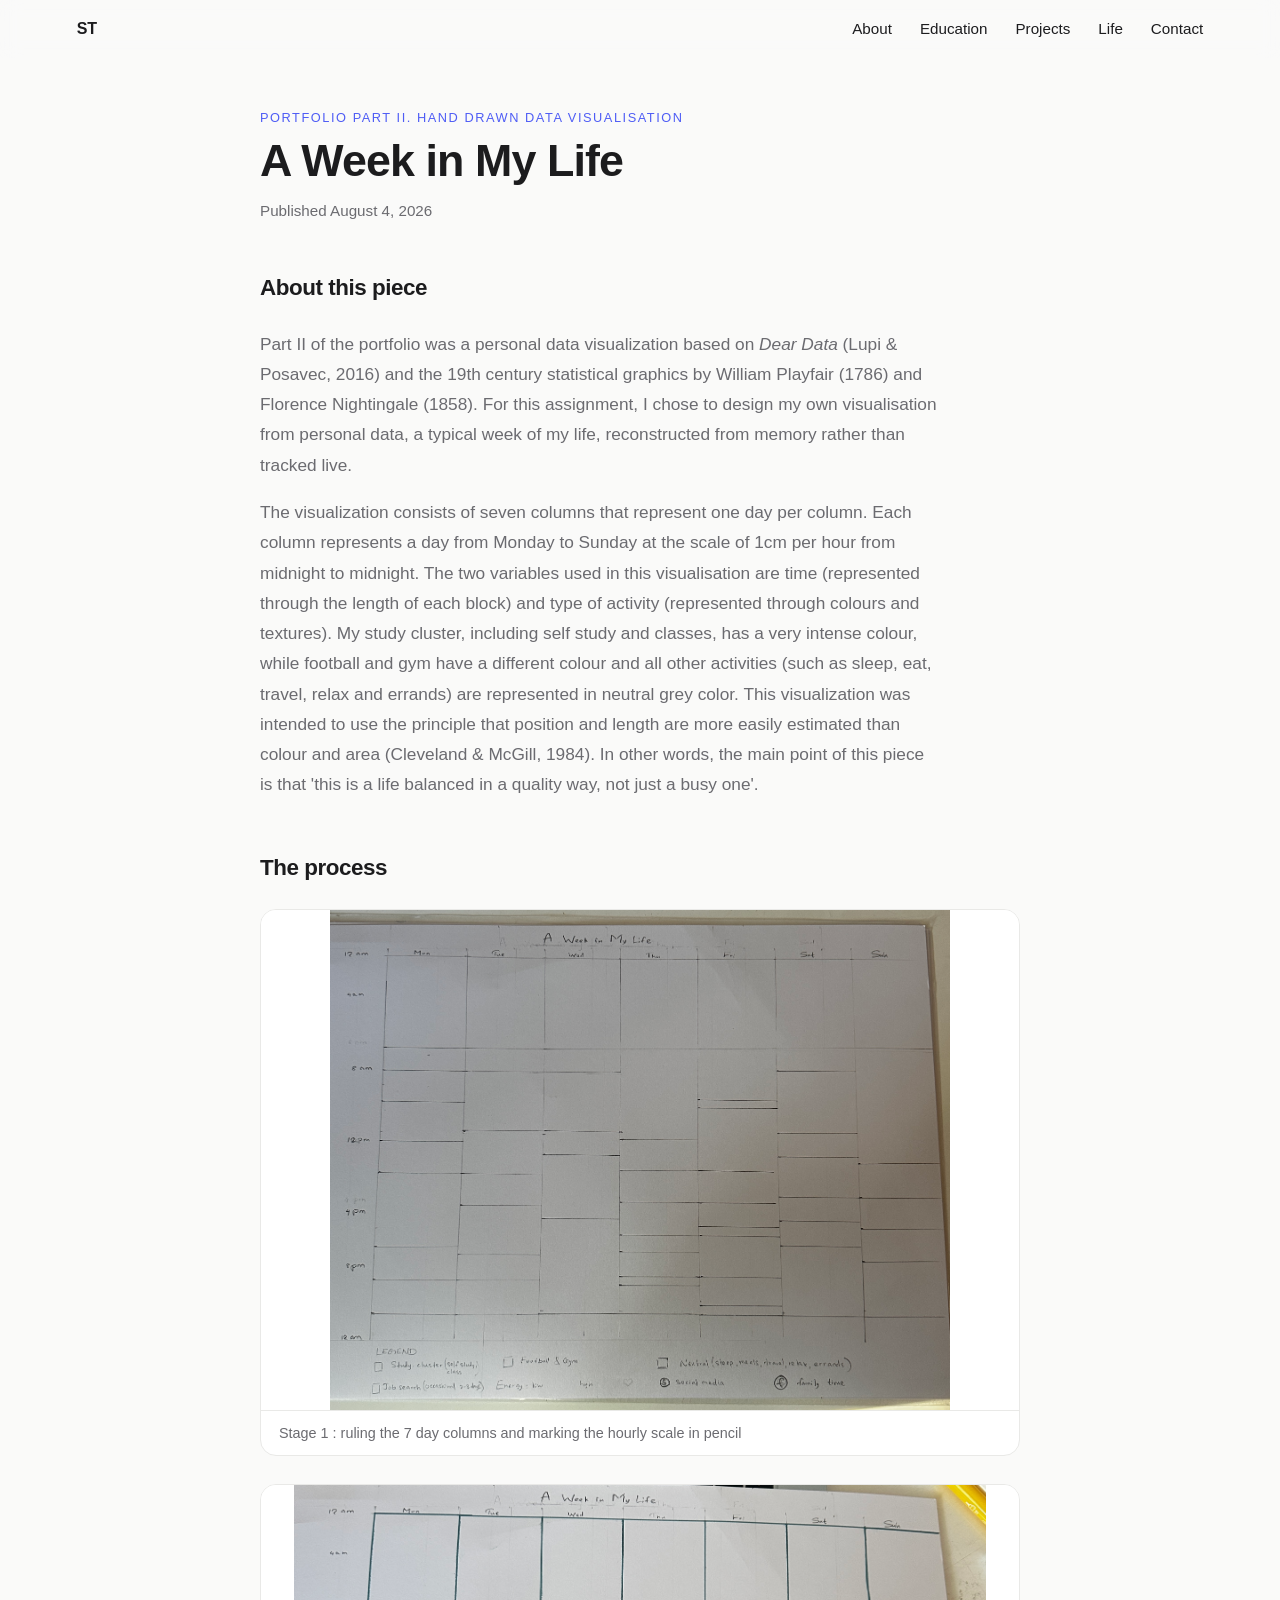
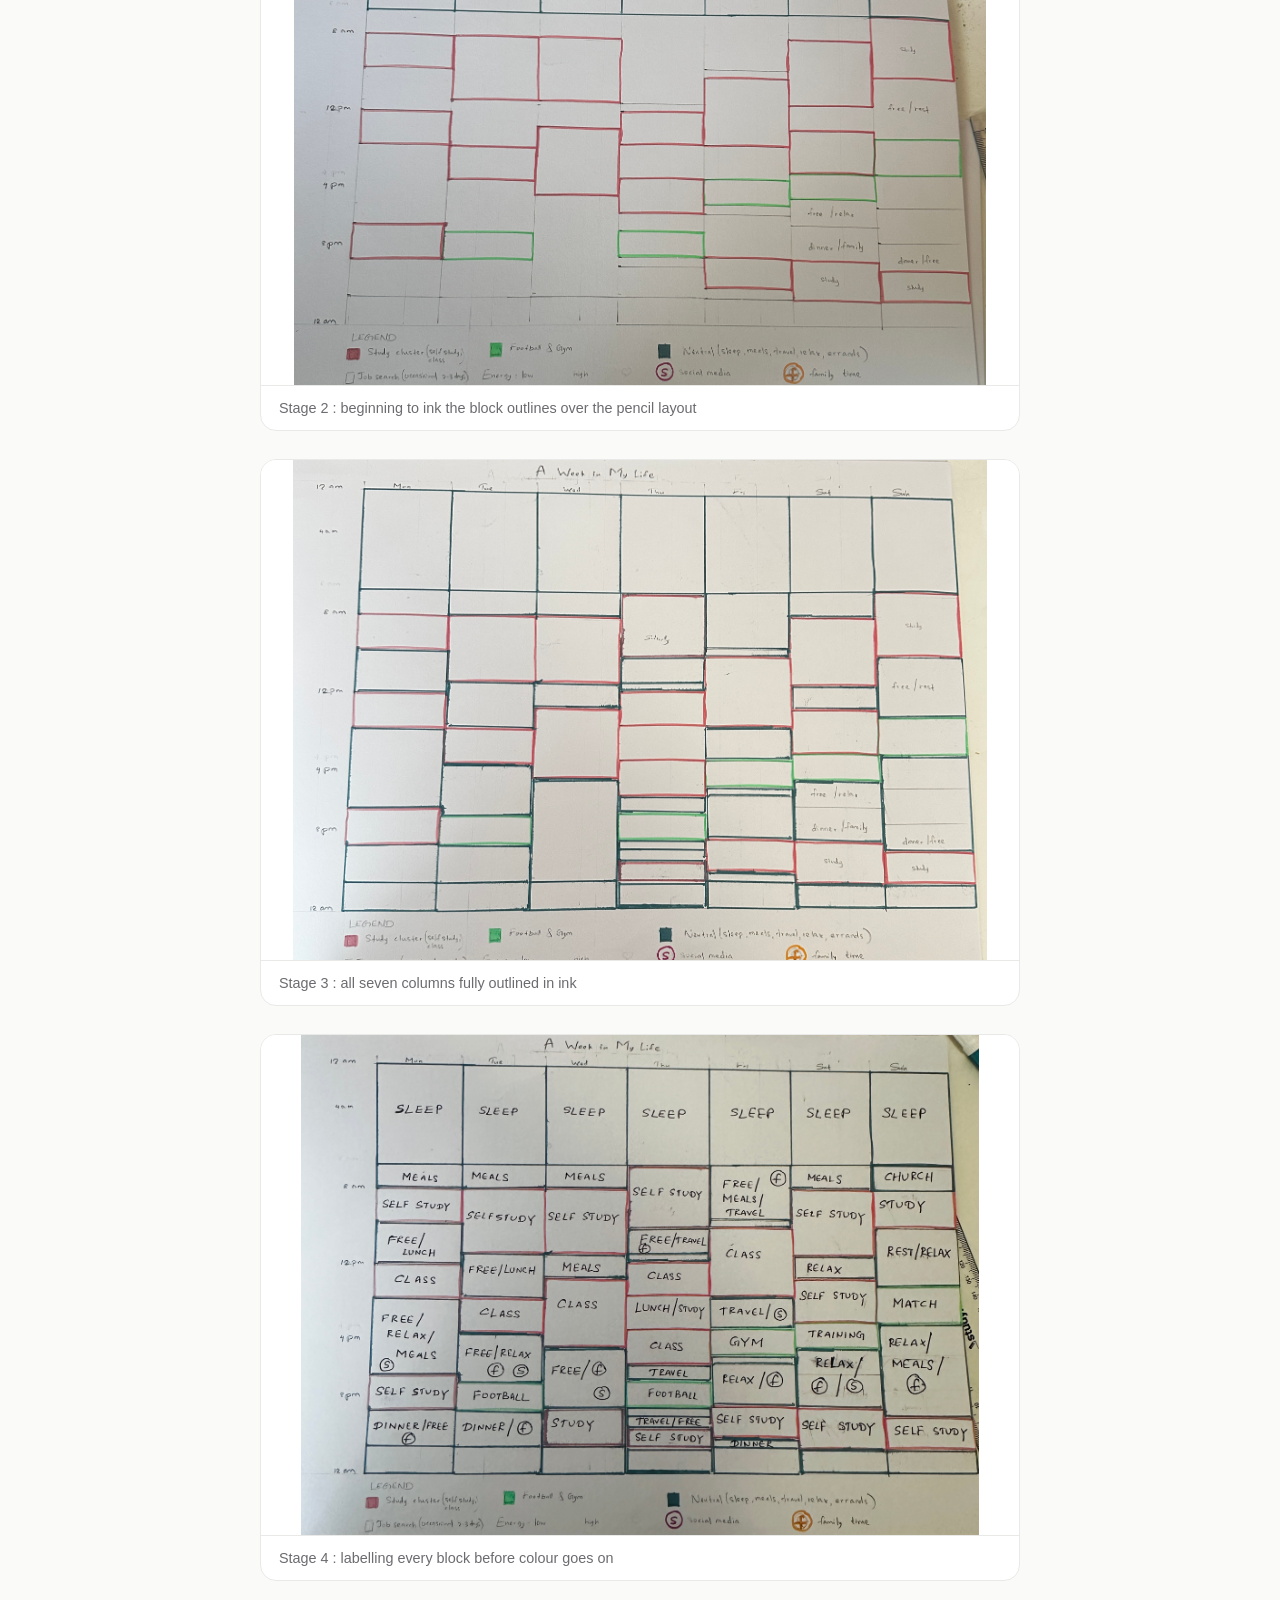
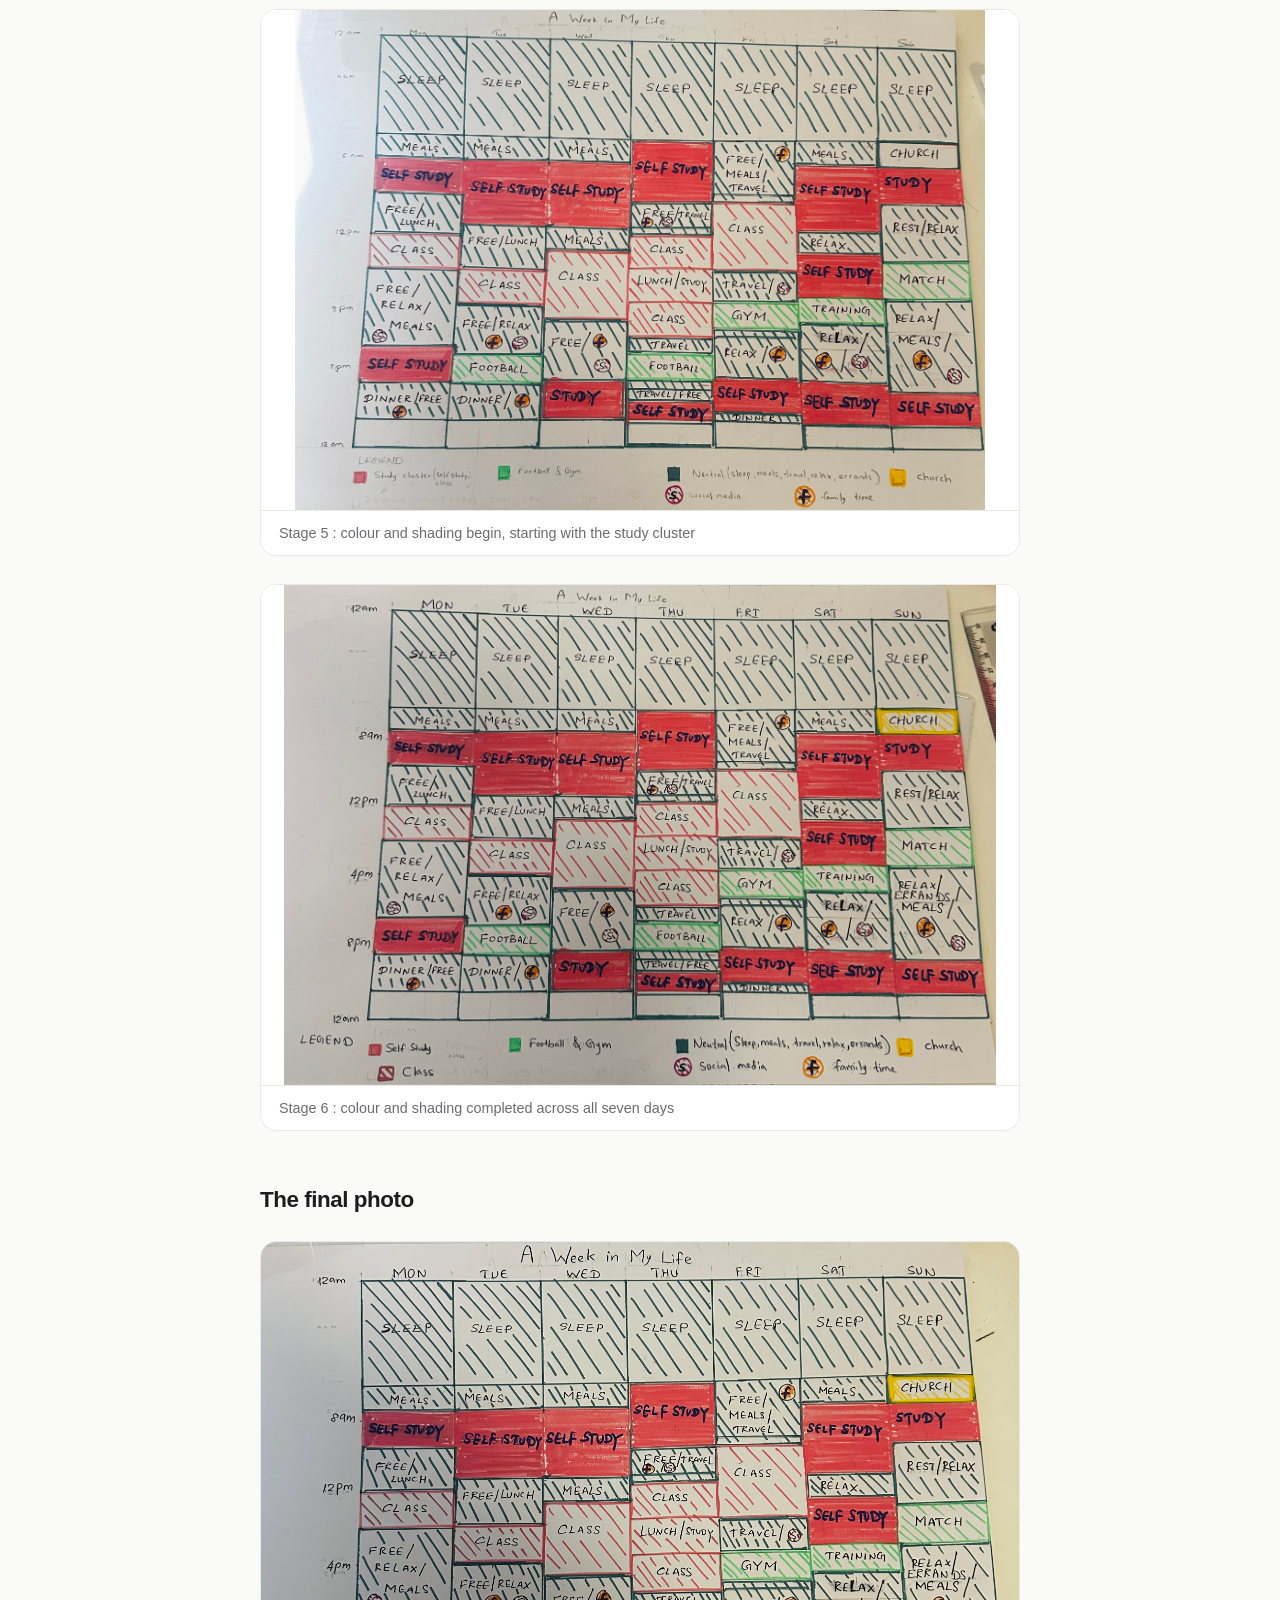
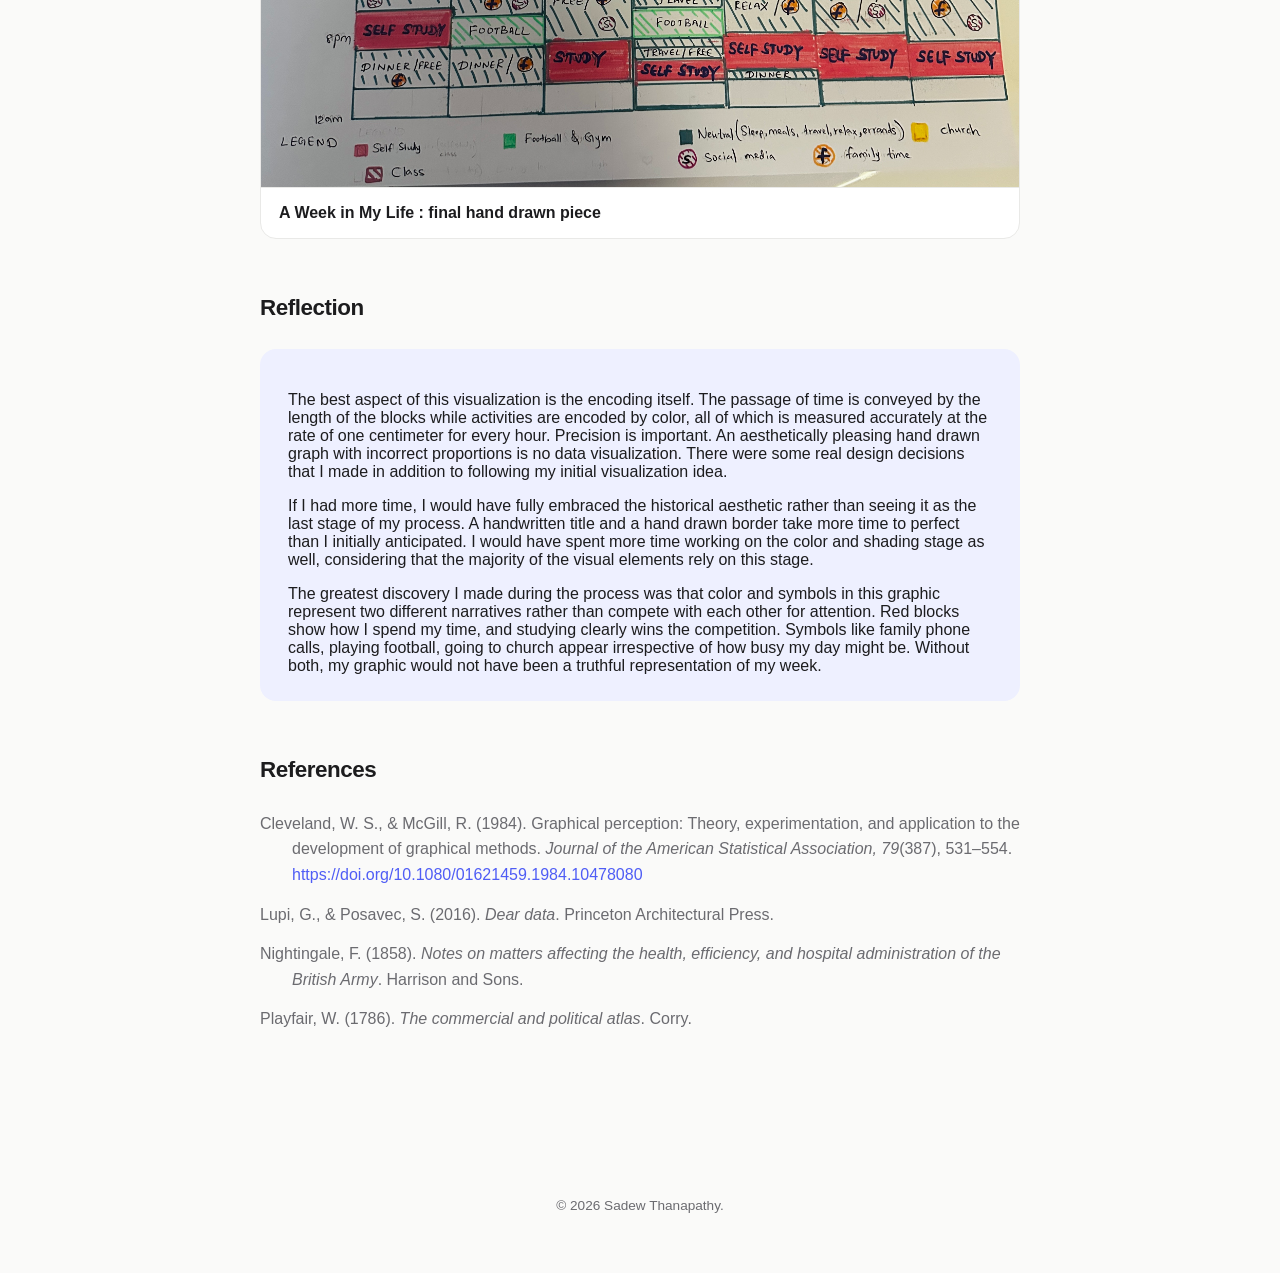
<file: week-in-my-life.html>
<!DOCTYPE html>
<html lang="en">
<head>
<meta charset="UTF-8">
<meta name="viewport" content="width=device-width, initial-scale=1.0">
<title>A Week in My Life, Sadew Thanapathy</title>
<link rel="stylesheet" href="styles.css">
</head>
<body>

<!-- Nav: links point back to index.html sections since this is a sub page -->
<nav id="nav">
  <div class="logo"><a href="index.html" style="color:inherit;">ST</a></div>
  <ul>
    <li><a href="index.html#about">About</a></li>
    <li><a href="index.html#education">Education</a></li>
    <li><a href="index.html#projects">Projects</a></li>
    <li><a href="index.html#life">Life</a></li>
    <li><a href="index.html#contact">Contact</a></li>
  </ul>
</nav>

<!-- style="opacity:1" to make content shows even if the reveal fade JS fails -->
<section>
  <div class="post-header" style="opacity:1;">
    <div class="section-label">Portfolio Part II. Hand Drawn Data Visualisation</div>
    <h1 class="post-title">A Week in My Life</h1>
    <p class="post-meta">Published August 4, 2026</p>
  </div>

  <div class="post-body" style="opacity:1;">

    <h2>About this piece</h2>
    <p class="about-text">
      Part II of the portfolio was a personal data visualization based on
      <em>Dear Data</em> (Lupi & Posavec, 2016) and the 19th century
      statistical graphics by William Playfair (1786) and Florence
      Nightingale (1858). For this assignment, I chose to design my own
      visualisation from personal data, a typical week of my life,
      reconstructed from memory rather than tracked live.
    </p>
    <p class="about-text">
      The visualization consists of seven columns that represent one day per
      column. Each column represents a day from Monday to Sunday at the
      scale of 1cm per hour from midnight to midnight. The two variables
      used in this visualisation are time (represented through the length
      of each block) and type of activity (represented through colours and
      textures). My study cluster, including self study and classes, has a
      very intense colour, while football and gym have a different colour
      and all other activities (such as sleep, eat, travel, relax and
      errands) are represented in neutral grey color. This visualization was
      intended to use the principle that position and length are more
      easily estimated than colour and area (Cleveland & McGill, 1984).
      In other words, the main point of this piece is that 'this is a life
      balanced in a quality way, not just a busy one'.
    </p>

    <!-- Process gallery: 6 stages, fixed 500px height (.stage-figure img in CSS) -->
    <h2>The process</h2>

    <figure class="stage-figure">
      <img src="media/hand%20drawn%20visualization/drawing1.JPG" alt="Pencil layout of the seven day-columns">
      <figcaption>Stage 1 : ruling the 7 day columns and marking the hourly scale in pencil</figcaption>
    </figure>

    <figure class="stage-figure">
      <img src="media/hand%20drawn%20visualization/drawing2.JPG" alt="Inking the block outlines">
      <figcaption>Stage 2 : beginning to ink the block outlines over the pencil layout</figcaption>
    </figure>

    <figure class="stage-figure">
      <img src="media/hand%20drawn%20visualization/drawing3.JPG" alt="All block outlines fully inked">
      <figcaption>Stage 3 : all seven columns fully outlined in ink</figcaption>
    </figure>

    <figure class="stage-figure">
      <img src="media/hand%20drawn%20visualization/drawing4.JPG" alt="Blocks labelled with activity names">
      <figcaption>Stage 4 : labelling every block before colour goes on</figcaption>
    </figure>

    <figure class="stage-figure">
      <img src="media/hand%20drawn%20visualization/drawing5.JPG" alt="Colour and shading beginning to be added">
      <figcaption>Stage 5 : colour and shading begin, starting with the study cluster</figcaption>
    </figure>

    <figure class="stage-figure">
      <img src="media/hand%20drawn%20visualization/drawing6.JPG" alt="Colour and shading completed across all seven days">
      <figcaption>Stage 6 : colour and shading completed across all seven days</figcaption>
    </figure>

    <!-- Final image: shown at full natural size -->
    <h2>The final photo</h2>
    <figure class="final-figure">
      <img src="media/hand%20drawn%20visualization/drawing7.JPG" alt="Final hand-drawn week visualisation, titled A Week in My Life">
      <figcaption>A Week in My Life : final hand drawn piece</figcaption>
    </figure>

    <!-- Reflection: -->
    <h2>Reflection</h2>
    <div class="reflection-box">
      <p>
        The best aspect of this visualization is the encoding itself.
         The passage of time is conveyed by the length of the blocks while activities are encoded by color,
          all of which is measured accurately at the rate of one centimeter for every hour. Precision is important. 
          An aesthetically pleasing hand drawn graph with incorrect proportions is no data visualization.
           There were some real design decisions that I made in addition to following my initial visualization idea. 
      </p>
      <p>
        If I had more time, I would have fully embraced the historical aesthetic rather than seeing it as the
         last stage of my process. A handwritten title and a hand drawn border take more time to perfect than 
         I initially anticipated. I would have spent more time working on the color and shading stage as well, 
         considering that the majority of the visual elements rely on this stage.
      </p>
      <p>
        The greatest discovery I made during the process was that color and symbols in this graphic represent
         two different narratives rather than compete with each other for attention. Red blocks show how I 
         spend my time, and studying clearly wins the competition. Symbols like family phone calls, playing 
         football, going to church appear irrespective of how busy my day might be. Without both, my graphic 
         would not have been a truthful representation of my week.
      </p>
    </div>

    <!-- References:  -->
    <h2>References</h2>
    <ul class="post-refs">
      <li>Cleveland, W. S., & McGill, R. (1984). Graphical perception: Theory, experimentation, and application to the development of graphical methods. <em>Journal of the American Statistical Association, 79</em>(387), 531–554. <a href="https://doi.org/10.1080/01621459.1984.10478080" target="_blank" rel="noopener">https://doi.org/10.1080/01621459.1984.10478080</a></li>
      <li>Lupi, G., & Posavec, S. (2016). <em>Dear data</em>. Princeton Architectural Press.</li>
      <li>Nightingale, F. (1858). <em>Notes on matters affecting the health, efficiency, and hospital administration of the British Army</em>. Harrison and Sons.</li>
      <li>Playfair, W. (1786). <em>The commercial and political atlas</em>. Corry.</li>
    </ul>
  </div>
</section>

<footer>
  © <span id="year"></span> Sadew Thanapathy.
</footer>

<script src="script.js"></script>
</body>
</html>
</file>
<file: styles.css>
/* color tokens */
:root {
  --bg: #fafaf9;
  --ink: #1c1c1e;
  --muted: #6b6b70;
  --accent: #4f5df5;
  --accent-soft: #eef0ff;
  --card-border: #e9e9e7;
}

/* reset: consistent box model everywhere */
* { box-sizing: border-box; }

/* smooth scrolling for in page anchor links */
html { scroll-behavior: smooth; }

/* base page styles */
body {
  margin: 0;
  font-family: -apple-system, BlinkMacSystemFont, "Segoe UI", Helvetica, Arial, sans-serif;
  background: var(--bg);
  color: var(--ink);
  overflow-x: hidden;
}

/* default link style, no underline until hover */
a { color: var(--accent); text-decoration: none; }
a:hover { text-decoration: underline; }

/* nav: fixed top bar, blurred background */
nav {
  position: fixed;
  top: 0;
  left: 0;
  right: 0;
  display: flex;
  justify-content: space-between;
  align-items: center;
  padding: 20px 6vw;
  z-index: 100;
  background: rgba(250, 250, 249, 0.7);
  backdrop-filter: blur(10px);
  transition: box-shadow 0.3s ease, padding 0.3s ease;
}

/* nav: state added by script.js once scrolled past 20px */
nav.scrolled {
  box-shadow: 0 1px 0 var(--card-border);
  padding: 14px 6vw;
}

/* nav: logo text */
nav .logo {
  font-weight: 700;
  letter-spacing: -0.02em;
}

/* nav: link list layout */
nav ul {
  list-style: none;
  display: flex;
  gap: 28px;
  margin: 0;
  padding: 0;
}

/* nav: individual link style */
nav ul li a {
  color: var(--ink);
  font-size: 0.95rem;
  position: relative;
}

/* nav: animated underline that grows on hover */
nav ul li a::after {
  content: "";
  position: absolute;
  left: 0;
  bottom: -4px;
  width: 0%;
  height: 1.5px;
  background: var(--accent);
  transition: width 0.25s ease;
}
nav ul li a:hover { text-decoration: none; }
nav ul li a:hover::after { width: 100%; }

/* hero: full height intro section */
.hero {
  position: relative;
  min-height: 100vh;
  display: flex;
  flex-direction: column;
  justify-content: center;
  align-items: flex-start;
  padding: 0 6vw;
  max-width: 900px;
}

/* hero: decorative blurred circle behind the text */
.blob {
  position: absolute;
  width: 480px;
  height: 480px;
  border-radius: 50%;
  background: radial-gradient(circle at 30% 30%, var(--accent-soft), transparent 70%);
  top: -120px;
  right: -160px;
  filter: blur(10px);
  animation: float 14s ease-in-out infinite;
  z-index: -1;
}
@keyframes float {
  0%, 100% { transform: translate(0, 0) scale(1); }
  50% { transform: translate(-30px, 40px) scale(1.08); }
}

/* hero: first element to fade in */
.eyebrow {
  font-size: 0.85rem;
  text-transform: uppercase;
  letter-spacing: 0.12em;
  color: var(--accent);
  opacity: 0;
  animation: fadeUp 0.7s ease forwards;
  animation-delay: 0.1s;
}

/* hero: main heading, second to fade in */
.hero h1 {
  font-size: clamp(2.6rem, 6vw, 4.6rem);
  line-height: 1.05;
  margin: 14px 0 10px;
  letter-spacing: -0.03em;
  opacity: 0;
  animation: fadeUp 0.7s ease forwards;
  animation-delay: 0.25s;
}

/* hero: role subtitle, third to fade in */
.hero .role {
  font-size: clamp(1.05rem, 2vw, 1.3rem);
  color: var(--muted);
  margin: 0 0 24px;
  opacity: 0;
  animation: fadeUp 0.7s ease forwards;
  animation-delay: 0.4s;
}

/* hero: bio paragraph */
.hero p.bio {
  max-width: 560px;
  color: var(--muted);
  font-size: 1.05rem;
  margin-bottom: 32px;
  opacity: 0;
  animation: fadeUp 0.7s ease forwards;
  animation-delay: 0.55s;
}

/* hero: button row */
.hero .cta {
  display: flex;
  gap: 14px;
  opacity: 0;
  animation: fadeUp 0.7s ease forwards;
  animation-delay: 0.7s;
}

/* buttons: shared base for both variants */
.btn {
  padding: 12px 22px;
  border-radius: 999px;
  font-size: 0.95rem;
  font-weight: 600;
  transition: transform 0.2s ease, box-shadow 0.2s ease, background 0.2s ease;
  display: inline-block;
}

/* buttons: solid dark variant */
.btn.primary { background: var(--ink); color: #fff; }
.btn.primary:hover {
  transform: translateY(-2px);
  box-shadow: 0 10px 24px rgba(0,0,0,0.15);
  text-decoration: none;
}

/* buttons: outlined variant */
.btn.ghost { border: 1px solid var(--card-border); color: var(--ink); }
.btn.ghost:hover {
  transform: translateY(-2px);
  border-color: var(--ink);
  text-decoration: none;
}

/* shared fade up on load */
@keyframes fadeUp {
  from { opacity: 0; transform: translateY(18px); }
  to { opacity: 1; transform: translateY(0); }
}

/* hero: "scroll" hint pinned to bottom-left */
.scroll-cue {
  position: absolute;
  bottom: 36px;
  left: 6vw;
  font-size: 0.8rem;
  color: var(--muted);
  display: flex;
  align-items: center;
  gap: 8px;
}
.scroll-cue .dot {
  width: 6px;
  height: 6px;
  border-radius: 50%;
  background: var(--accent);
  animation: bounce 1.6s ease-in-out infinite;
}
@keyframes bounce {
  0%, 100% { transform: translateY(0); opacity: 1; }
  50% { transform: translateY(6px); opacity: 0.4; }
}

/* sections: base spacing, used by About/Education/Projects/Life/Contact */
section {
  padding: 110px 6vw;
  max-width: 1100px;
  margin: 0 auto;
}

/* reveal: scroll triggered fade in, with script.js.
   Not used on the blog post pages, they use inline opacity:1 instead */
.reveal {
  opacity: 0;
  transform: translateY(24px);
  transition: opacity 0.7s ease, transform 0.7s ease;
}
.reveal.visible {
  opacity: 1;
  transform: translateY(0);
}

/* section label: small uppercase tag above every section heading */
.section-label {
  font-size: 0.8rem;
  text-transform: uppercase;
  letter-spacing: 0.12em;
  color: var(--accent);
  margin-bottom: 10px;
}

/* section headings, shared by every h2 site wide */
h2 {
  font-size: clamp(1.7rem, 3vw, 2.2rem);
  letter-spacing: -0.02em;
  margin: 0 0 28px;
}

/* body copy: standard paragraph style, reused across sections and posts */
.about-text {
  max-width: 680px;
  font-size: 1.08rem;
  color: var(--muted);
  line-height: 1.75;
}

/* about section: full bleed video background container */
.about-video {
  position: relative;
  max-width: none;
  width: 100%;
  padding: 140px 6vw;
  margin: 0;
  overflow: hidden;
  background: #0f0f14;
}

/* about section: video fills and centers within its container */
.about-video video {
  position: absolute;
  top: 50%;
  left: 50%;
  min-width: 100%;
  min-height: 100%;
  width: auto;
  height: auto;
  transform: translate(-50%, -50%);
  object-fit: cover;
  z-index: 0;
}

/* about section: dark gradient overlay so text stays readable over video */
.about-video::after {
  content: "";
  position: absolute;
  inset: 0;
  background: linear-gradient(
    to bottom,
    rgba(10, 10, 16, 0.55),
    rgba(10, 10, 16, 0.45) 50%,
    rgba(10, 10, 16, 0.6)
  );
  z-index: 1;
}

/* about section: text content sits above the video and overlay */
.about-video .inner {
  position: relative;
  z-index: 2;
  max-width: 1100px;
  margin: 0 auto;
}

/* about section: light on dark text overrides */
.about-video .section-label { color: #a8b0ff; }
.about-video h2 {
  color: #fff;
  text-shadow: 0 2px 24px rgba(0,0,0,0.75), 0 1px 4px rgba(0,0,0,0.6);
}
.about-video .about-text {
  color: rgba(255,255,255,0.95);
  text-shadow: 0 1px 18px rgba(0,0,0,0.7), 0 1px 3px rgba(0,0,0,0.55);
}

/* skills: pill tag row under the about text */
.skills {
  display: flex;
  flex-wrap: wrap;
  gap: 10px;
  margin-top: 28px;
}
.skill {
  padding: 8px 16px;
  border: 1px solid var(--card-border);
  border-radius: 999px;
  font-size: 0.88rem;
  background: #fff;
  transition: transform 0.2s ease, border-color 0.2s ease, background 0.2s ease;
}
.skill:hover {
  transform: translateY(-3px);
  border-color: var(--accent);
  background: var(--accent-soft);
}

/* skills: light on dark variant for the video section */
.about-video .skill {
  background: rgba(255,255,255,0.1);
  border-color: rgba(255,255,255,0.28);
  color: #fff;
  backdrop-filter: blur(6px);
}
.about-video .skill:hover {
  background: rgba(255,255,255,0.2);
  border-color: #fff;
}

/* education: vertical timeline entries */
.edu-item {
  border-left: 2px solid var(--card-border);
  padding: 4px 0 4px 24px;
  margin-bottom: 32px;
  transition: border-color 0.3s ease;
}
.edu-item:hover { border-color: var(--accent); }
.edu-item .years {
  font-size: 0.85rem;
  color: var(--accent);
  letter-spacing: 0.04em;
}
.edu-item h3 {
  margin: 6px 0 4px;
  font-size: 1.15rem;
}
.edu-item .place {
  color: var(--muted);
  font-size: 0.98rem;
  margin: 0 0 8px;
}
.edu-item p.detail {
  color: var(--muted);
  font-size: 0.95rem;
  margin: 0;
  line-height: 1.65;
}

/* education: highlighted achievement badge */
.award {
  display: inline-block;
  margin-top: 10px;
  padding: 6px 14px;
  border-radius: 999px;
  background: var(--accent-soft);
  color: var(--accent);
  font-size: 0.85rem;
  font-weight: 600;
}

/* projects: responsive card grid */
.projects-grid {
  display: grid;
  grid-template-columns: repeat(auto-fit, minmax(260px, 1fr));
  gap: 22px;
}

/* projects: base card style */
.card {
  display: block;
  border: 1px solid var(--card-border);
  border-radius: 16px;
  padding: 26px;
  background: #fff;
  color: inherit;
  text-decoration: none;
  transition: transform 0.3s ease, box-shadow 0.3s ease, border-color 0.3s ease;
}
.card:hover {
  transform: translateY(-6px);
  box-shadow: 0 18px 40px rgba(0,0,0,0.08);
  border-color: transparent;
  text-decoration: none;
}

/* projects: card tag label */
.card .tag {
  font-size: 0.75rem;
  text-transform: uppercase;
  letter-spacing: 0.08em;
  color: var(--accent);
  margin-bottom: 10px;
  display: inline-block;
}

/* projects: card title and body text */
.card h3 { margin: 0 0 10px; font-size: 1.15rem; color: var(--ink); }
.card p { color: var(--muted); font-size: 0.95rem; margin: 0; }

/* projects: fake "link" text at the end of a card, styled but not a real <a> */
.card .card-link {
  display: inline-block;
  margin-top: 4px;
  color: var(--accent);
  font-weight: 600;
}
.card:hover .card-link { text-decoration: underline; }

.card.featured {
  border: 1.5px solid var(--accent);
  background: var(--accent-soft);
  position: relative;
  padding-right: 56px;
}

/* projects: standalone modifier, forces a card onto its own row without stretching its width */
.card.standalone {
  grid-column: 1;
}

/* projects: tax verification card */
.card.tax-accent {
  border-color: #7EF2D2;
  background: color-mix(in srgb, #7EF2D2 15%, white);
}
.card.tax-accent .tag,
.card.tax-accent .card-link {
  color: color-mix(in srgb, #7EF2D2 55%, black);
}
.card.tax-accent::after { color: color-mix(in srgb, #7EF2D2 55%, black); }

/* projects: technical skills card */
.card.skills-accent {
  border-color: #12DEE3;
  background: color-mix(in srgb, #12DEE3 15%, white);
}
.card.skills-accent .tag,
.card.skills-accent .card-link {
  color: color-mix(in srgb, #12DEE3 55%, black);
}
.card.skills-accent::after { color: color-mix(in srgb, #12DEE3 55%, black); }

/* projects: colour theory card */
.card.colour-accent {
  border-color: #0b0e1d;
  background: color-mix(in srgb, #0b0e1d 15%, white);
}
.card.colour-accent .tag,
.card.colour-accent .card-link {
  color: color-mix(in srgb, #0b0e1d 55%, black);
}
.card.colour-accent::after { color: color-mix(in srgb, #0b0e1d 55%, black); }

/* projects: arrow icon on featured cards, visible at rest not just on hover */
.card.featured::after {
  content: "\2192";
  position: absolute;
  top: 24px;
  right: 24px;
  font-size: 1.4rem;
  color: var(--accent);
  transition: transform 0.3s ease;
}

.card.featured:hover::after { transform: translateX(4px); }
.card.featured .card-link { text-decoration: underline; }

.card.access-accent {
  border-color: #3d5a80;
  background: color-mix(in srgb, #3d5a80 15%, white);
}
.card.access-accent .tag,
.card.access-accent .card-link {
  color: color-mix(in srgb, #3d5a80 55%, black);
}
.card.access-accent::after {
  color: color-mix(in srgb, #3d5a80 55%, black);
}

/* projects: multivariate domain analysis card (Module 7) */
.card.multivariate-accent {
  border-color: #E36414;
  background: color-mix(in srgb, #E36414 15%, white);
}
.card.multivariate-accent .tag,
.card.multivariate-accent .card-link {
  color: color-mix(in srgb, #E36414 55%, black);
}
.card.multivariate-accent::after {
  color: color-mix(in srgb, #E36414 55%, black);
}

/* projects: AI research growth map card */
.card.map-accent {
  border-color: #1d91c0;
  background: color-mix(in srgb, #1d91c0 15%, white);
}
.card.map-accent .tag,
.card.map-accent .card-link {
  color: color-mix(in srgb, #1d91c0 55%, black);
}
.card.map-accent::after {
  color: color-mix(in srgb, #1d91c0 55%, black);
}

/* gallery: photo grid layout */
.gallery {
  display: grid;
  grid-template-columns: repeat(auto-fit, minmax(240px, 1fr));
  gap: 18px;
}

/* gallery: fixed aspect ratio photo tile */
.photo {
  position: relative;
  border-radius: 16px;
  overflow: hidden;
  aspect-ratio: 4 / 5;
  background: #ececeb;
}
.photo img {
  width: 100%;
  height: 100%;
  object-fit: cover;
  display: block;
  transition: transform 0.6s cubic-bezier(0.2, 0.8, 0.2, 1);
}
.photo:hover img { transform: scale(1.06); }

/* gallery: caption overlay, hidden until hover */
.photo .caption {
  position: absolute;
  left: 0;
  right: 0;
  bottom: 0;
  padding: 18px 16px 14px;
  color: #fff;
  font-size: 0.9rem;
  font-weight: 600;
  background: linear-gradient(to top, rgba(0,0,0,0.7), transparent);
  opacity: 0;
  transform: translateY(8px);
  transition: opacity 0.3s ease, transform 0.3s ease;
}
.photo:hover .caption {
  opacity: 1;
  transform: translateY(0);
}

/* contact: external links */
.contact-links {
  display: flex;
  flex-wrap: wrap;
  gap: 14px;
  margin-top: 6px;
}
.contact-links a {
  padding: 12px 22px;
  border: 1px solid var(--card-border);
  border-radius: 999px;
  color: var(--ink);
  font-size: 0.95rem;
  font-weight: 600;
  transition: transform 0.2s ease, border-color 0.2s ease, background 0.2s ease;
}
.contact-links a:hover {
  transform: translateY(-2px);
  border-color: var(--ink);
  background: var(--accent-soft);
  text-decoration: none;
}

/* footer: site wide footer bar, #year filled in by script.js */
footer {
  padding: 40px 6vw 60px;
  text-align: center;
  color: var(--muted);
  font-size: 0.85rem;
}

/* responsive: small screen adjustments */
@media (max-width: 640px) {
  nav ul { display: none; }
  .blob { display: none; }
  .about-video { padding: 100px 6vw; }
}

/* accessibility */
@media (prefers-reduced-motion: reduce) {
  * { animation: none !important; transition: none !important; }
  .reveal { opacity: 1; transform: none; }
}

/* blog posts: title block wrapper */
.post-header { max-width: 760px; margin: 0 auto; }
.post-title {
  font-size: clamp(2rem, 4.5vw, 2.8rem);
  line-height: 1.15;
  margin: 10px 0 6px;
  letter-spacing: -0.02em;
}

/* blog posts: small line under the title, publish date */
.post-meta {
  color: var(--muted);
  font-size: 0.95rem;
  margin-bottom: 10px;
}

/* blog posts: article body wrapper, matches header width */
.post-body { max-width: 760px; margin: 0 auto; }
.post-body h2 { margin-top: 56px; font-size: 1.4rem; }

/* blog posts: shared card wrapper for embedded images */
.stage-figure, .final-figure {
  margin: 28px 0;
  border: 1px solid var(--card-border);
  border-radius: 16px;
  overflow: hidden;
  background: #fff;
  transition: transform 0.3s ease, box-shadow 0.3s ease;
}
.stage-figure:hover, .final-figure:hover {
  transform: translateY(-4px);
  box-shadow: 0 18px 40px rgba(0,0,0,0.08);
}

/* blog posts: process photos, fixed height + contain stops tall portrait
   photos from stretching the page, letterboxed on a neutral background */
.stage-figure img {
  display: block;
  width: 100%;
  height: 500px;
  object-fit: contain;
    background: #fff;;
}

/* blog posts: final/hero image, shown at full natural size */
.final-figure img {
  display: block;
  width: 100%;
  height: auto;
}

/* blog posts: figure captions */
.stage-figure figcaption {
  padding: 14px 18px;
  font-size: 0.9rem;
  color: var(--muted);
  border-top: 1px solid var(--card-border);
}
.final-figure figcaption {
  padding: 16px 18px;
  font-weight: 600;
  border-top: 1px solid var(--card-border);
}

/* blog posts: highlighted callout box, used for the Reflection section */
.reflection-box {
  background: var(--accent-soft);
  border-radius: 16px;
  padding: 26px 28px;
  margin: 20px 0;
}
.reflection-box p:last-child { margin-bottom: 0; }

/* blog posts: small "not finished" tag, not currently used on either live page */
.todo-tag {
  display: inline-block;
  background: #fff3cd;
  color: #7a5b00;
  font-size: 0.75rem;
  font-weight: 700;
  letter-spacing: 0.04em;
  padding: 3px 10px;
  border-radius: 6px;
  margin-bottom: 12px;
}

/* blog posts: APA reference list with hanging indent */
.post-refs { list-style: none; padding-left: 0; }
.post-refs li {
  margin-bottom: 14px;
  line-height: 1.6;
  padding-left: 2em;
  text-indent: -2em;
  color: var(--muted);
}

/* blog posts: verification table used on the tax verification page */
.table-wrap {
  border: 1px solid var(--card-border);
  border-radius: 16px;
  overflow: hidden;
  background: #fff;
  margin: 28px 0;
}
.verify-table {
  width: 100%;
  border-collapse: collapse;
  font-size: 0.95rem;
}
.verify-table th, .verify-table td {
  padding: 12px 16px;
  text-align: center;
  border-bottom: 1px solid var(--card-border);
}
.verify-table th {
  color: var(--accent);
  font-size: 0.8rem;
  text-transform: uppercase;
  letter-spacing: 0.06em;
}
.verify-table td {
  color: var(--muted);
}

/* Module 5 datacard. */
.datacard-table th {
  width: 160px;
  text-align: left;
  vertical-align: top;
  background: var(--accent-soft);
}
.datacard-table td {
  text-align: left;
  vertical-align: top;
}
.datacard-table td ul { margin: 4px 0; padding-left: 20px; }
.datacard-table td li { margin-bottom: 6px; }

.datacard-table a {
  color: var(--ink);
}

/* skills page:tier label above each group of skill pills */
.skill-level {
  display: block;
  font-size: 0.8rem;
  text-transform: uppercase;
  letter-spacing: 0.08em;
  color: var(--accent);
  font-weight: 600;
  margin: 22px 0 8px;
}
.skill-group:first-of-type .skill-level { margin-top: 12px; }

/* projects: interactive chart card (Module 9) */
.card.interactive-accent {
  border-color: #609836;
  background: color-mix(in srgb, #609836 15%, white);
}
.card.interactive-accent .tag,
.card.interactive-accent .card-link {
  color: color-mix(in srgb, #609836 55%, black);
}
.card.interactive-accent::after {
  color: color-mix(in srgb, #609836 55%, black);
}

/* blog posts */
.wide-figure {
  width: min(1180px, 94vw);
  margin-left: calc(50% - min(590px, 47vw));
}
.wide-figure img { cursor: zoom-in; }

/* projects: multiplot card (Module 10) */
.card.multiplot-accent {
  border-color: #124E78;
  background: color-mix(in srgb, #124E78 15%, white);
}
.card.multiplot-accent .tag,
.card.multiplot-accent .card-link {
  color: color-mix(in srgb, #124E78 55%, black);
}
.card.multiplot-accent::after {
  color: color-mix(in srgb, #124E78 55%, black);
}
</file>
